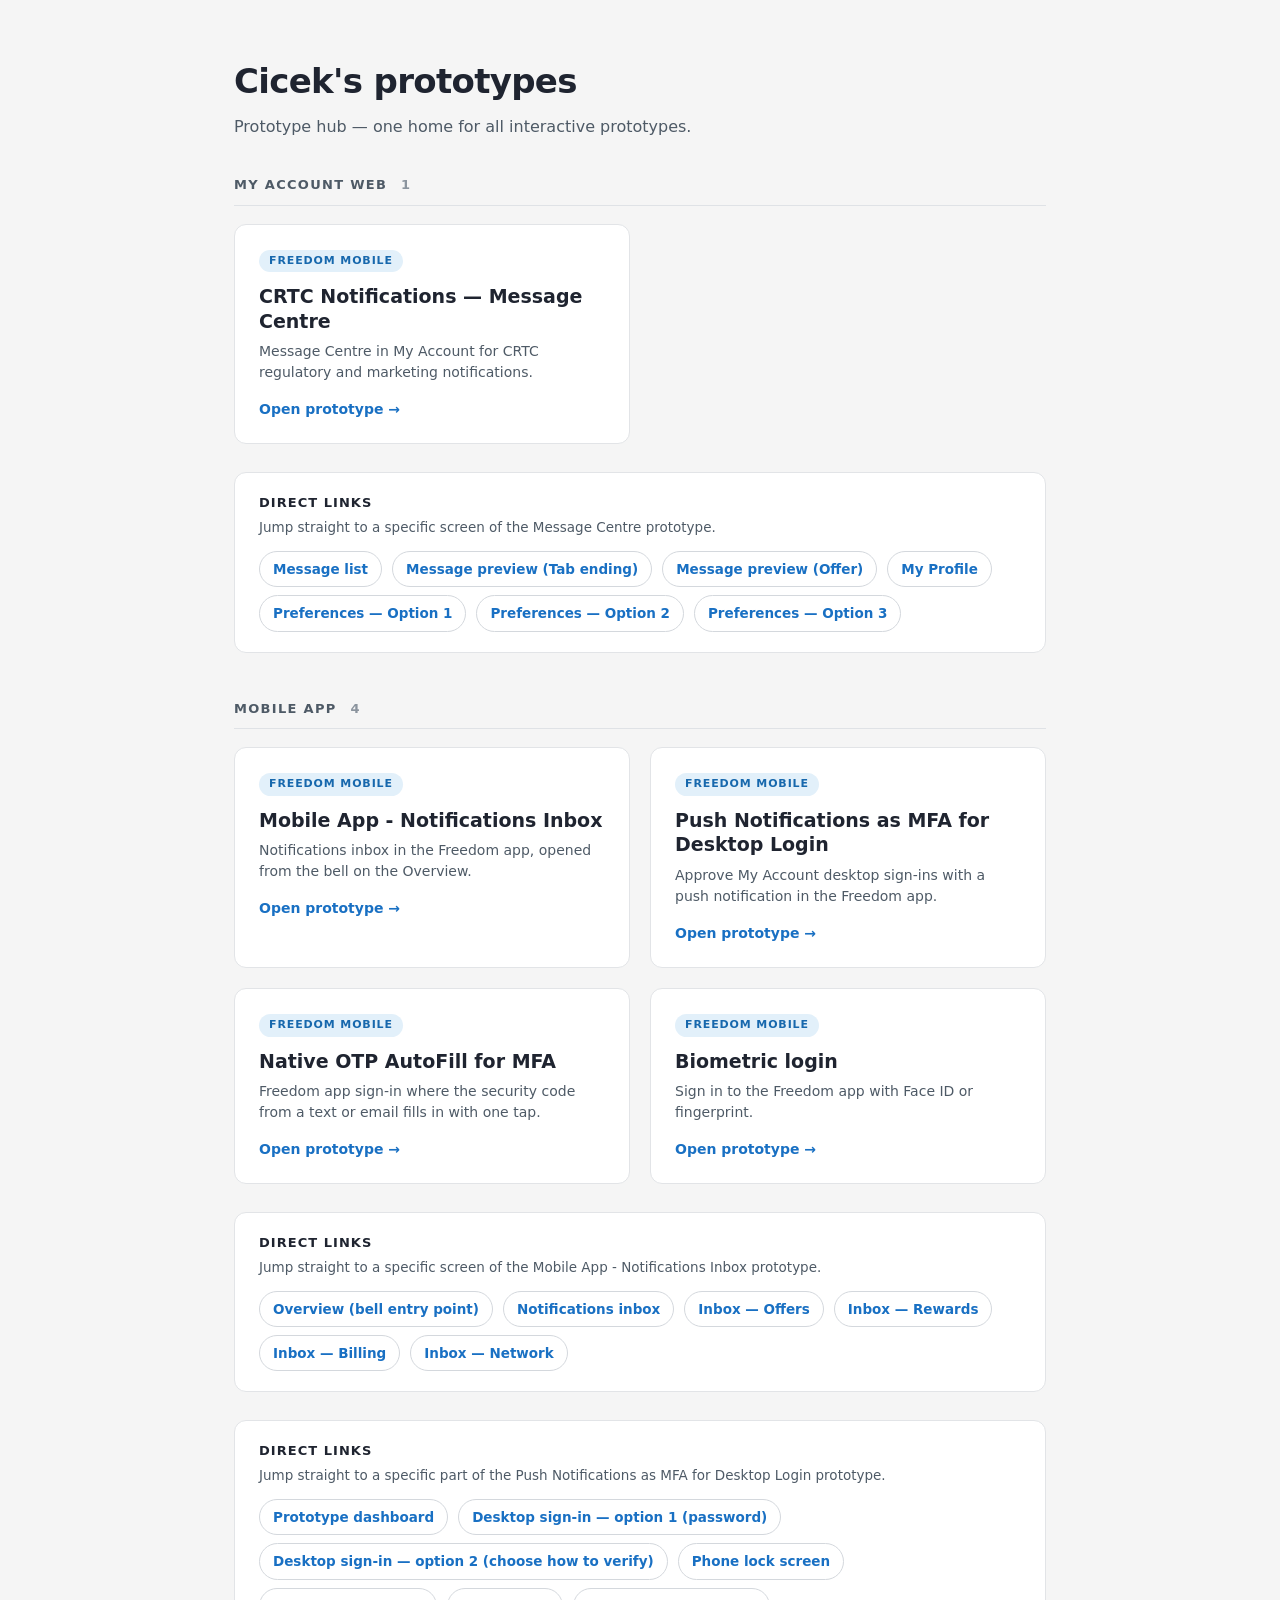
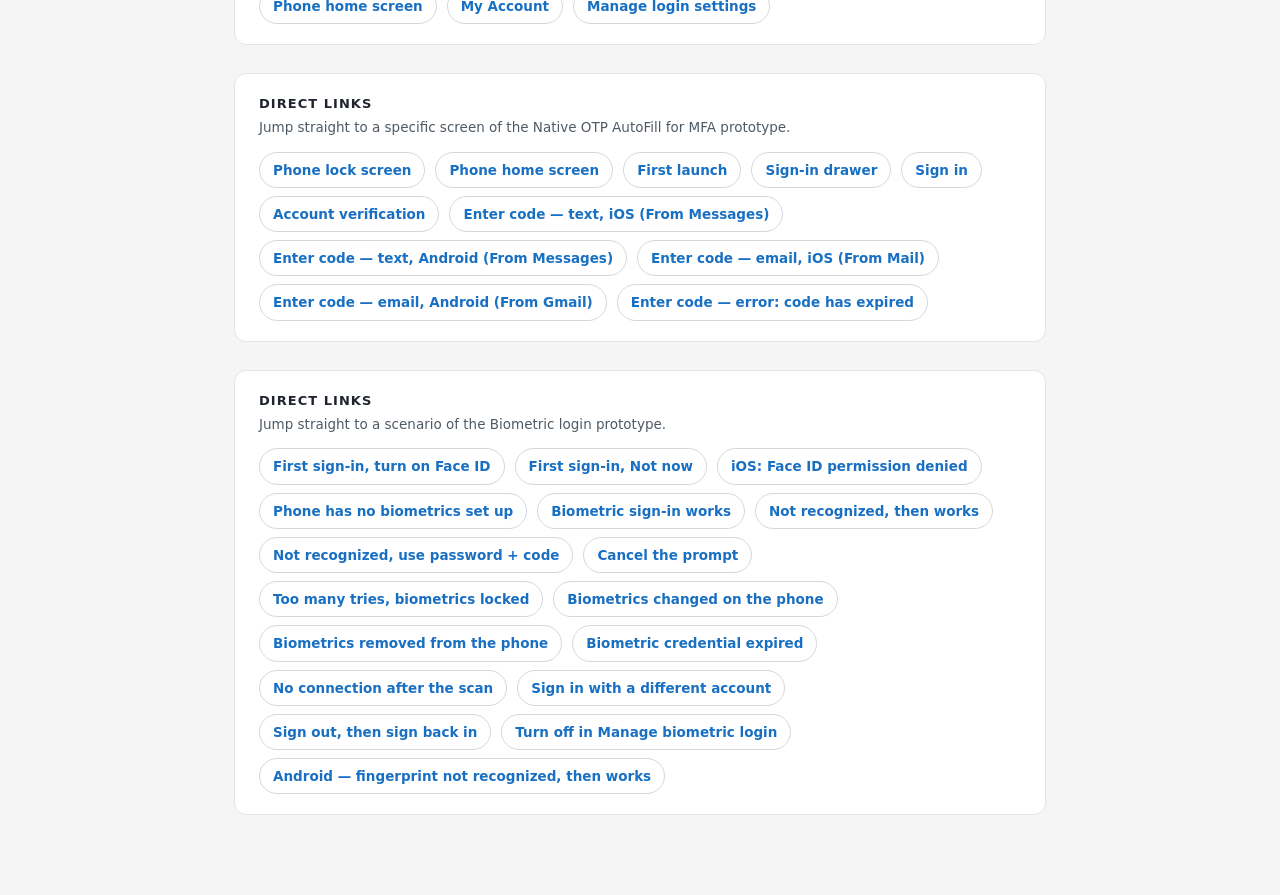
<file: index.html>
<!DOCTYPE html>
<html lang="en">
<head>
<meta charset="UTF-8">
<meta name="viewport" content="width=device-width, initial-scale=1">
<title>Cicek's prototypes</title>
<style>
* { box-sizing: border-box; }
body {
  margin: 0;
  font-family: system-ui, -apple-system, "Segoe UI", "Helvetica Neue", Arial, sans-serif;
  background: #f5f5f5;
  color: #1f2430;
  line-height: 1.5;
}
.wrap {
  max-width: 860px;
  margin: 0 auto;
  padding: 56px 24px 80px;
}
h1 {
  margin: 0;
  font-size: 34px;
  font-weight: 800;
  letter-spacing: -0.02em;
}
.tagline {
  margin: 8px 0 36px;
  font-size: 16px;
  color: #4e5a66;
}
.grid {
  display: grid;
  grid-template-columns: repeat(auto-fill, minmax(300px, 1fr));
  gap: 20px;
}
.card {
  display: block;
  background: #fff;
  border: 1px solid #e2e4e7;
  border-radius: 12px;
  padding: 22px 24px;
  text-decoration: none;
  color: inherit;
  transition: border-color 0.12s ease, transform 0.12s ease;
}
.card:hover {
  border-color: #1768ad;
  transform: translateY(-2px);
}
.card-tag {
  display: inline-block;
  font-size: 11px;
  font-weight: 800;
  letter-spacing: 0.08em;
  text-transform: uppercase;
  color: #1768ad;
  background: #e2f0fa;
  border-radius: 999px;
  padding: 3px 10px;
}
.card h3 {
  margin: 12px 0 8px;
  font-size: 19px;
  font-weight: 700;
  line-height: 1.3;
}
.group {
  margin: 0 0 46px;
}
.group:last-of-type {
  margin-bottom: 0;
}
.group-title {
  margin: 0 0 18px;
  padding-bottom: 10px;
  border-bottom: 1px solid #dfe2e6;
  font-size: 13px;
  font-weight: 800;
  letter-spacing: 0.1em;
  text-transform: uppercase;
  color: #4e5a66;
}
.group-count {
  margin-left: 8px;
  font-weight: 700;
  color: #8b949e;
}
.card p {
  margin: 0 0 14px;
  font-size: 14px;
  color: #4e5a66;
}
.card-open {
  font-size: 14px;
  font-weight: 700;
  color: #1970c3;
}
.deeplinks {
  margin: 28px 0 0;
  padding: 20px 24px;
  background: #fff;
  border: 1px solid #e2e4e7;
  border-radius: 12px;
}
.deeplinks h3 {
  margin: 0 0 4px;
  font-size: 13px;
  font-weight: 800;
  letter-spacing: 0.08em;
  text-transform: uppercase;
  color: #1f2430;
}
.deeplinks p {
  margin: 0 0 14px;
  font-size: 13.5px;
  color: #4e5a66;
}
.deeplinks ul {
  margin: 0;
  padding: 0;
  list-style: none;
  display: flex;
  flex-wrap: wrap;
  gap: 8px 10px;
}
.deeplinks a {
  display: inline-block;
  padding: 7px 13px;
  border: 1px solid #d4d8dd;
  border-radius: 999px;
  font-size: 13.5px;
  font-weight: 600;
  color: #1970c3;
  text-decoration: none;
}
.deeplinks a:hover {
  border-color: #1768ad;
  background: #f2f8fd;
}
</style>
</head>
<body>
<main class="wrap">
  <h1>Cicek's prototypes</h1>
  <p class="tagline">Prototype hub — one home for all interactive prototypes.</p>
  <section class="group">
    <h2 class="group-title">My Account Web <span class="group-count">1</span></h2>
    <div class="grid">
      <a class="card" href="my-account-web/crtc-message-centre/">
        <span class="card-tag">Freedom Mobile</span>
        <h3>CRTC Notifications — Message Centre</h3>
        <p>Message Centre in My Account for CRTC regulatory and marketing notifications.</p>
        <span class="card-open">Open prototype →</span>
      </a>
    </div>

    <section class="deeplinks">
      <h3>Direct links</h3>
      <p>Jump straight to a specific screen of the Message Centre prototype.</p>
      <ul>
        <li><a href="my-account-web/crtc-message-centre/#/">Message list</a></li>
        <li><a href="my-account-web/crtc-message-centre/#/message/tab-ending">Message preview (Tab ending)</a></li>
        <li><a href="my-account-web/crtc-message-centre/#/message/offer-bonus-data">Message preview (Offer)</a></li>
        <li><a href="my-account-web/crtc-message-centre/#/profile">My Profile</a></li>
        <li><a href="my-account-web/crtc-message-centre/#/preferences">Preferences — Option 1</a></li>
        <li><a href="my-account-web/crtc-message-centre/#/preferences2">Preferences — Option 2</a></li>
        <li><a href="my-account-web/crtc-message-centre/#/preferences3">Preferences — Option 3</a></li>
      </ul>
    </section>
  </section>

  <section class="group">
    <h2 class="group-title">Mobile app <span class="group-count">4</span></h2>
    <div class="grid">
      <a class="card" href="mobile-app/notifications-inbox/">
        <span class="card-tag">Freedom Mobile</span>
        <h3>Mobile App - Notifications Inbox</h3>
        <p>Notifications inbox in the Freedom app, opened from the bell on the Overview.</p>
        <span class="card-open">Open prototype →</span>
      </a>
      <a class="card" href="mobile-app/push-mfa/">
        <span class="card-tag">Freedom Mobile</span>
        <h3>Push Notifications as MFA for Desktop Login</h3>
        <p>Approve My Account desktop sign-ins with a push notification in the Freedom app.</p>
        <span class="card-open">Open prototype →</span>
      </a>
      <a class="card" href="mobile-app/sms-otp-autofill/">
        <span class="card-tag">Freedom Mobile</span>
        <h3>Native OTP AutoFill for MFA</h3>
        <p>Freedom app sign-in where the security code from a text or email fills in with one tap.</p>
        <span class="card-open">Open prototype →</span>
      </a>
      <a class="card" href="mobile-app/biometric-login/">
        <span class="card-tag">Freedom Mobile</span>
        <h3>Biometric login</h3>
        <p>Sign in to the Freedom app with Face ID or fingerprint.</p>
        <span class="card-open">Open prototype →</span>
      </a>
    </div>

    <section class="deeplinks">
      <h3>Direct links</h3>
      <p>Jump straight to a specific screen of the Mobile App - Notifications Inbox prototype.</p>
      <ul>
        <li><a href="mobile-app/notifications-inbox/#/">Overview (bell entry point)</a></li>
        <li><a href="mobile-app/notifications-inbox/#/inbox">Notifications inbox</a></li>
        <li><a href="mobile-app/notifications-inbox/#/inbox/offer">Inbox — Offers</a></li>
        <li><a href="mobile-app/notifications-inbox/#/inbox/rewards">Inbox — Rewards</a></li>
        <li><a href="mobile-app/notifications-inbox/#/inbox/billing">Inbox — Billing</a></li>
        <li><a href="mobile-app/notifications-inbox/#/inbox/network">Inbox — Network</a></li>
      </ul>
    </section>

    <section class="deeplinks">
      <h3>Direct links</h3>
      <p>Jump straight to a specific part of the Push Notifications as MFA for Desktop Login prototype.</p>
      <ul>
        <li><a href="mobile-app/push-mfa/">Prototype dashboard</a></li>
        <li><a href="mobile-app/push-mfa/desktop-password/">Desktop sign-in — option 1 (password)</a></li>
        <li><a href="mobile-app/push-mfa/desktop/">Desktop sign-in — option 2 (choose how to verify)</a></li>
        <li><a href="mobile-app/push-mfa/mobile/">Phone lock screen</a></li>
        <li><a href="mobile-app/push-mfa/mobile/#/home">Phone home screen</a></li>
        <li><a href="mobile-app/push-mfa/mobile/#/settings">My Account</a></li>
        <li><a href="mobile-app/push-mfa/mobile/#/login">Manage login settings</a></li>
      </ul>
    </section>

    <section class="deeplinks">
      <h3>Direct links</h3>
      <p>Jump straight to a specific screen of the Native OTP AutoFill for MFA prototype.</p>
      <ul>
        <li><a href="mobile-app/sms-otp-autofill/#/">Phone lock screen</a></li>
        <li><a href="mobile-app/sms-otp-autofill/#/home">Phone home screen</a></li>
        <li><a href="mobile-app/sms-otp-autofill/#/welcome">First launch</a></li>
        <li><a href="mobile-app/sms-otp-autofill/#/drawer">Sign-in drawer</a></li>
        <li><a href="mobile-app/sms-otp-autofill/#/signin">Sign in</a></li>
        <li><a href="mobile-app/sms-otp-autofill/#/verify">Account verification</a></li>
        <li><a href="mobile-app/sms-otp-autofill/?platform=ios#/code">Enter code — text, iOS (From Messages)</a></li>
        <li><a href="mobile-app/sms-otp-autofill/?platform=android#/code">Enter code — text, Android (From Messages)</a></li>
        <li><a href="mobile-app/sms-otp-autofill/?platform=ios#/code/email">Enter code — email, iOS (From Mail)</a></li>
        <li><a href="mobile-app/sms-otp-autofill/?platform=android#/code/email">Enter code — email, Android (From Gmail)</a></li>
        <li><a href="mobile-app/sms-otp-autofill/?platform=ios&amp;error=expired#/code">Enter code — error: code has expired</a></li>
      </ul>
    </section>

    <section class="deeplinks">
      <h3>Direct links</h3>
      <p>Jump straight to a scenario of the Biometric login prototype.</p>
      <ul>
        <li><a href="mobile-app/biometric-login/?s=enroll&amp;platform=ios">First sign-in, turn on Face ID</a></li>
        <li><a href="mobile-app/biometric-login/?s=notnow&amp;platform=ios">First sign-in, Not now</a></li>
        <li><a href="mobile-app/biometric-login/?s=denied&amp;platform=ios">iOS: Face ID permission denied</a></li>
        <li><a href="mobile-app/biometric-login/?s=nodevice&amp;platform=ios">Phone has no biometrics set up</a></li>
        <li><a href="mobile-app/biometric-login/?s=success&amp;platform=ios">Biometric sign-in works</a></li>
        <li><a href="mobile-app/biometric-login/?s=retry&amp;platform=ios">Not recognized, then works</a></li>
        <li><a href="mobile-app/biometric-login/?s=fallback&amp;platform=ios">Not recognized, use password + code</a></li>
        <li><a href="mobile-app/biometric-login/?s=cancel&amp;platform=ios">Cancel the prompt</a></li>
        <li><a href="mobile-app/biometric-login/?s=lockout&amp;platform=ios">Too many tries, biometrics locked</a></li>
        <li><a href="mobile-app/biometric-login/?s=changed&amp;platform=ios">Biometrics changed on the phone</a></li>
        <li><a href="mobile-app/biometric-login/?s=removed&amp;platform=ios">Biometrics removed from the phone</a></li>
        <li><a href="mobile-app/biometric-login/?s=expired&amp;platform=ios">Biometric credential expired</a></li>
        <li><a href="mobile-app/biometric-login/?s=offline&amp;platform=ios">No connection after the scan</a></li>
        <li><a href="mobile-app/biometric-login/?s=switch&amp;platform=ios">Sign in with a different account</a></li>
        <li><a href="mobile-app/biometric-login/?s=signout&amp;platform=ios">Sign out, then sign back in</a></li>
        <li><a href="mobile-app/biometric-login/?s=off&amp;platform=ios">Turn off in Manage biometric login</a></li>
        <li><a href="mobile-app/biometric-login/?s=retry&amp;platform=android">Android — fingerprint not recognized, then works</a></li>
      </ul>
    </section>
  </section>
</main>
</body>
</html>
</file>
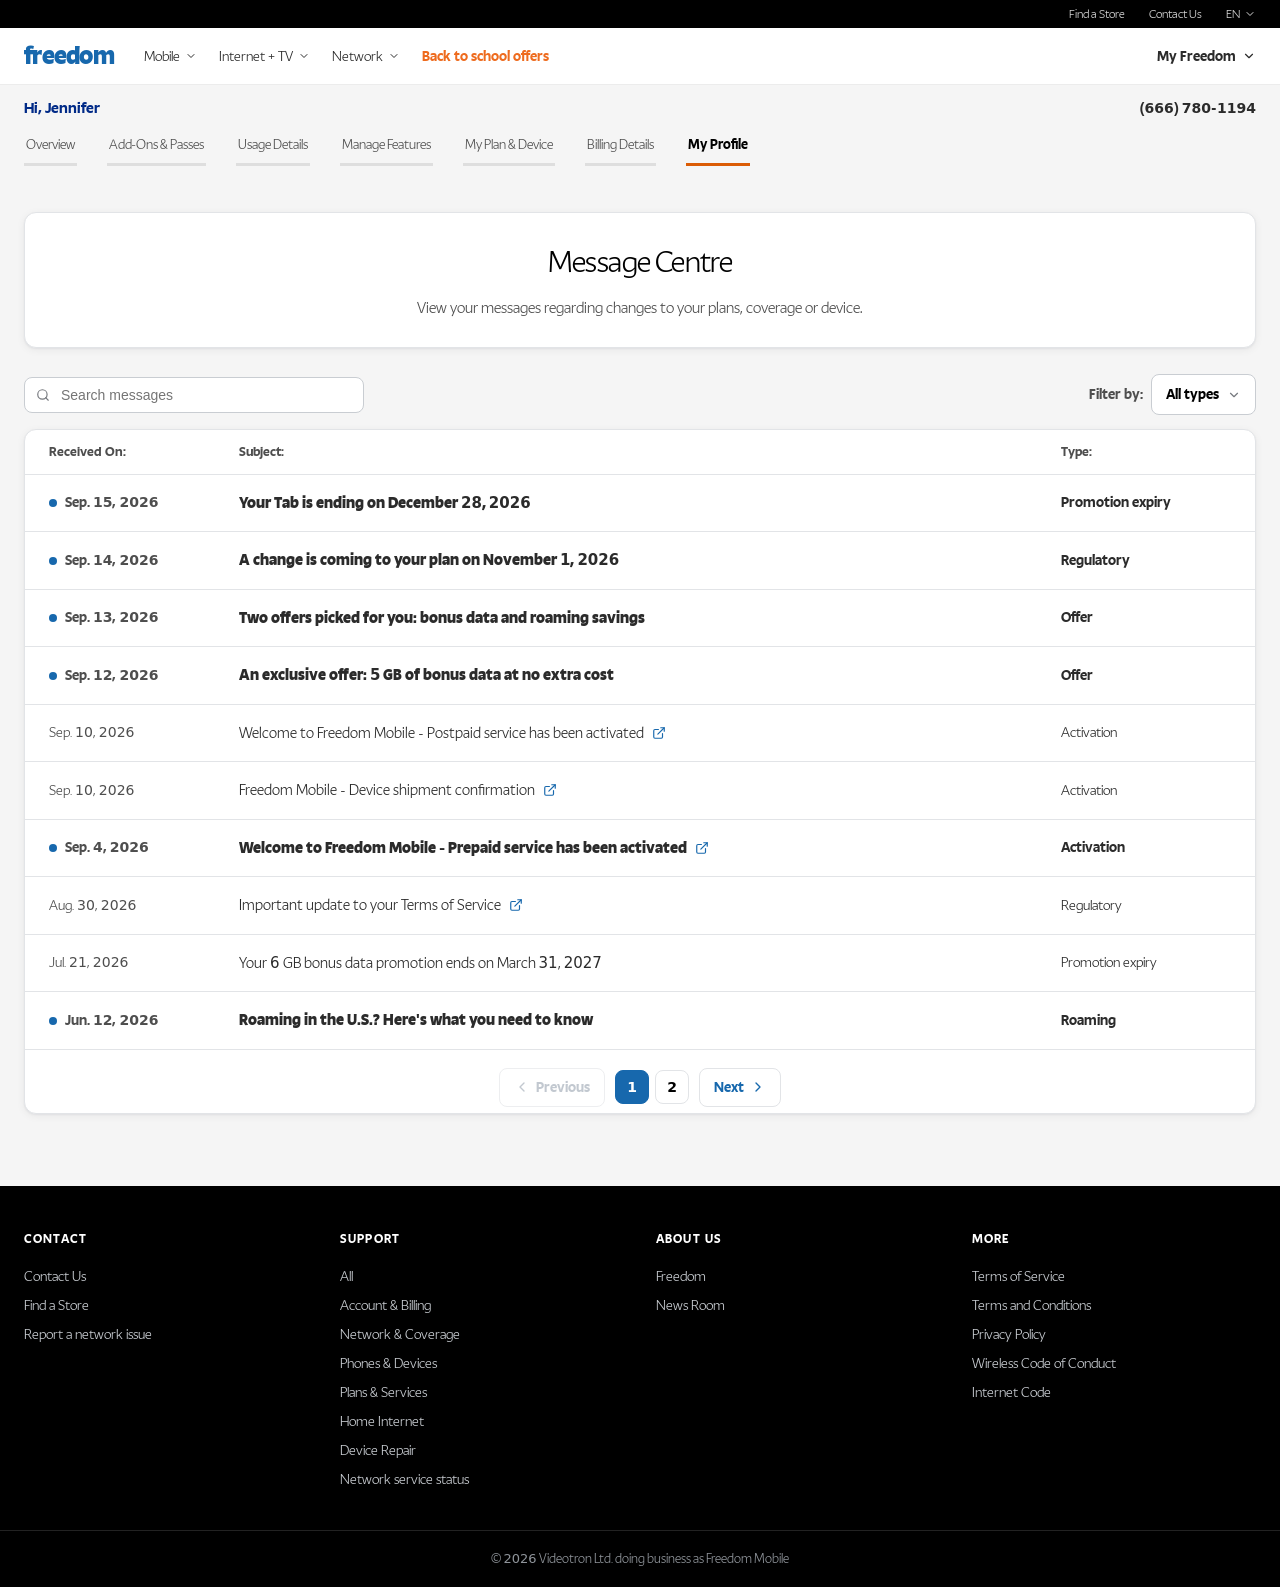
<file: crtc-message-centre/index.html>
<!DOCTYPE html>
<html lang="en">
<head>
<meta charset="UTF-8">
<meta name="viewport" content="width=device-width, initial-scale=1">
<meta name="robots" content="noindex">
<title>This prototype has moved</title>
<link rel="canonical" href="../my-account-web/crtc-message-centre/">
<script>
  // Preserve any query string and hash-based deep link (e.g. #/inbox/offer).
  location.replace("../my-account-web/crtc-message-centre/" + location.search + location.hash);
</script>
<meta http-equiv="refresh" content="0; url=../my-account-web/crtc-message-centre/">
<style>
  body { margin:0; font-family: system-ui, -apple-system, "Segoe UI", Arial, sans-serif;
         background:#f5f5f5; color:#1f2430; display:flex; align-items:center;
         justify-content:center; min-height:100vh; }
  .box { background:#fff; border:1px solid #e2e4e7; border-radius:12px;
         padding:28px 32px; max-width:420px; text-align:center; }
  h1 { margin:0 0 8px; font-size:19px; }
  p  { margin:0; font-size:14px; color:#4e5a66; }
  a  { color:#1970c3; font-weight:600; }
</style>
</head>
<body>
  <div class="box">
    <h1>This prototype has moved</h1>
    <p>Redirecting&hellip; if nothing happens, <a href="../my-account-web/crtc-message-centre/">open it here</a>.</p>
  </div>
</body>
</html>
</file>
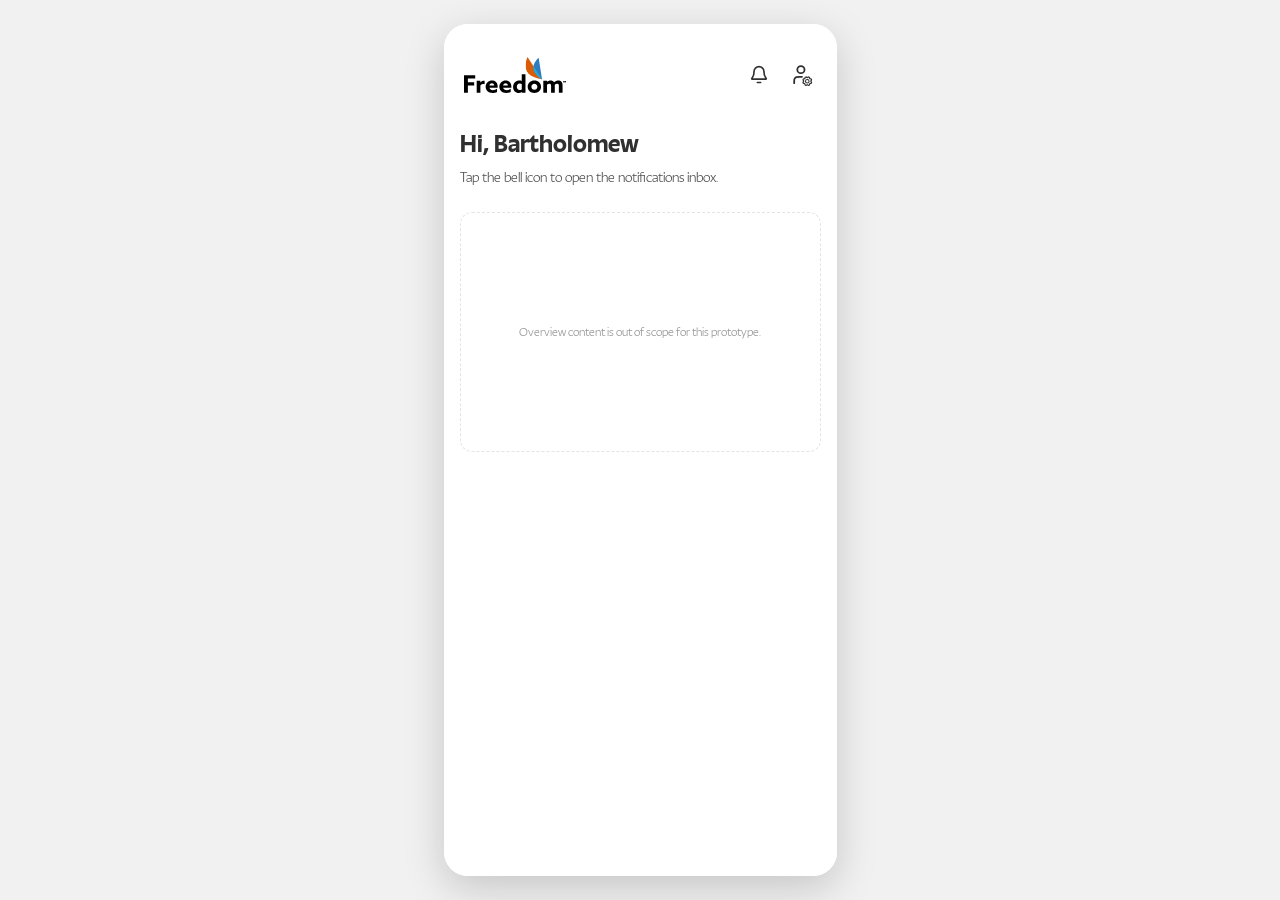
<file: notifications-inbox/index.html>
<!DOCTYPE html>
<html lang="en">
<head>
<meta charset="UTF-8">
<meta name="viewport" content="width=device-width, initial-scale=1">
<meta name="robots" content="noindex">
<title>This prototype has moved</title>
<link rel="canonical" href="../mobile-app/notifications-inbox/">
<script>
  // Preserve any query string and hash-based deep link (e.g. #/inbox/offer).
  location.replace("../mobile-app/notifications-inbox/" + location.search + location.hash);
</script>
<meta http-equiv="refresh" content="0; url=../mobile-app/notifications-inbox/">
<style>
  body { margin:0; font-family: system-ui, -apple-system, "Segoe UI", Arial, sans-serif;
         background:#f5f5f5; color:#1f2430; display:flex; align-items:center;
         justify-content:center; min-height:100vh; }
  .box { background:#fff; border:1px solid #e2e4e7; border-radius:12px;
         padding:28px 32px; max-width:420px; text-align:center; }
  h1 { margin:0 0 8px; font-size:19px; }
  p  { margin:0; font-size:14px; color:#4e5a66; }
  a  { color:#1970c3; font-weight:600; }
</style>
</head>
<body>
  <div class="box">
    <h1>This prototype has moved</h1>
    <p>Redirecting&hellip; if nothing happens, <a href="../mobile-app/notifications-inbox/">open it here</a>.</p>
  </div>
</body>
</html>
</file>
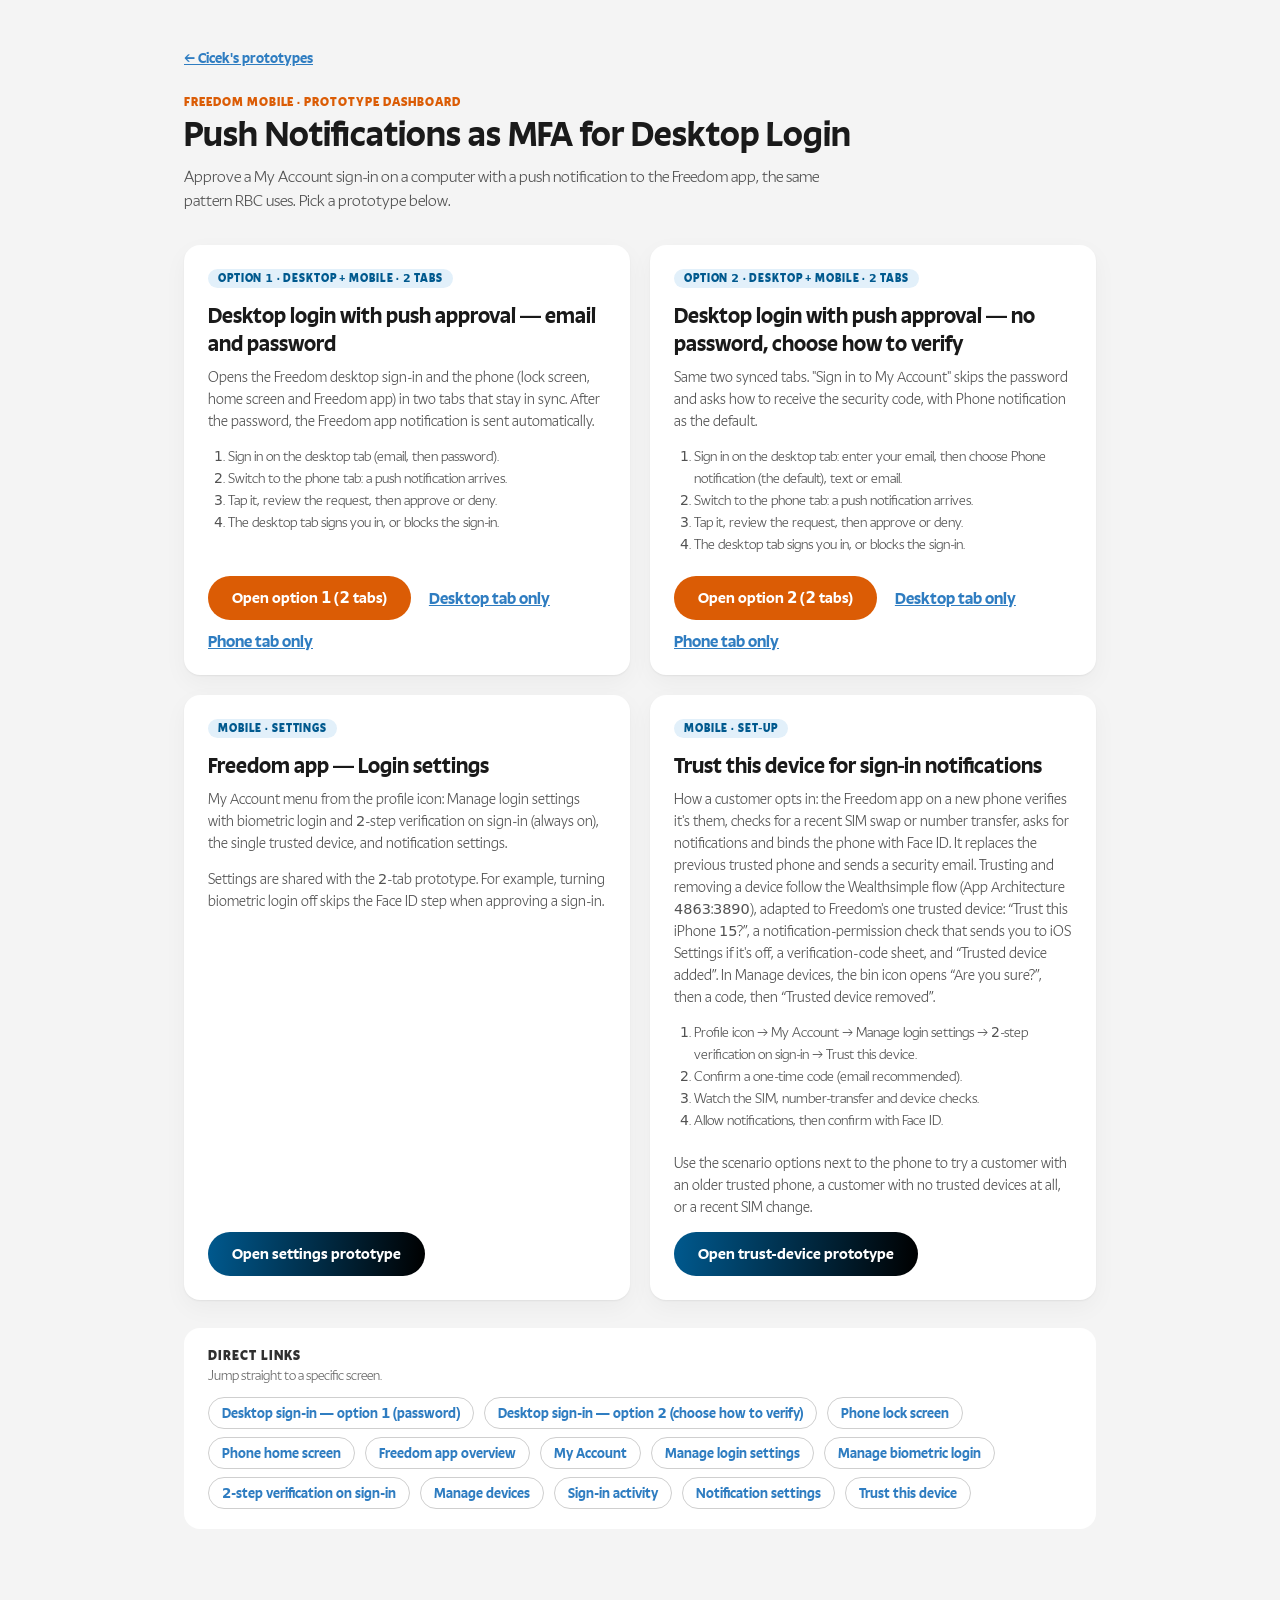
<file: push-mfa/index.html>
<!DOCTYPE html>
<html lang="en">
<head>
<meta charset="UTF-8">
<meta name="viewport" content="width=device-width, initial-scale=1">
<meta name="robots" content="noindex">
<title>This prototype has moved</title>
<link rel="canonical" href="../mobile-app/push-mfa/">
<script>
  // Preserve any query string and hash-based deep link (e.g. #/inbox/offer).
  location.replace("../mobile-app/push-mfa/" + location.search + location.hash);
</script>
<meta http-equiv="refresh" content="0; url=../mobile-app/push-mfa/">
<style>
  body { margin:0; font-family: system-ui, -apple-system, "Segoe UI", Arial, sans-serif;
         background:#f5f5f5; color:#1f2430; display:flex; align-items:center;
         justify-content:center; min-height:100vh; }
  .box { background:#fff; border:1px solid #e2e4e7; border-radius:12px;
         padding:28px 32px; max-width:420px; text-align:center; }
  h1 { margin:0 0 8px; font-size:19px; }
  p  { margin:0; font-size:14px; color:#4e5a66; }
  a  { color:#1970c3; font-weight:600; }
</style>
</head>
<body>
  <div class="box">
    <h1>This prototype has moved</h1>
    <p>Redirecting&hellip; if nothing happens, <a href="../mobile-app/push-mfa/">open it here</a>.</p>
  </div>
</body>
</html>
</file>
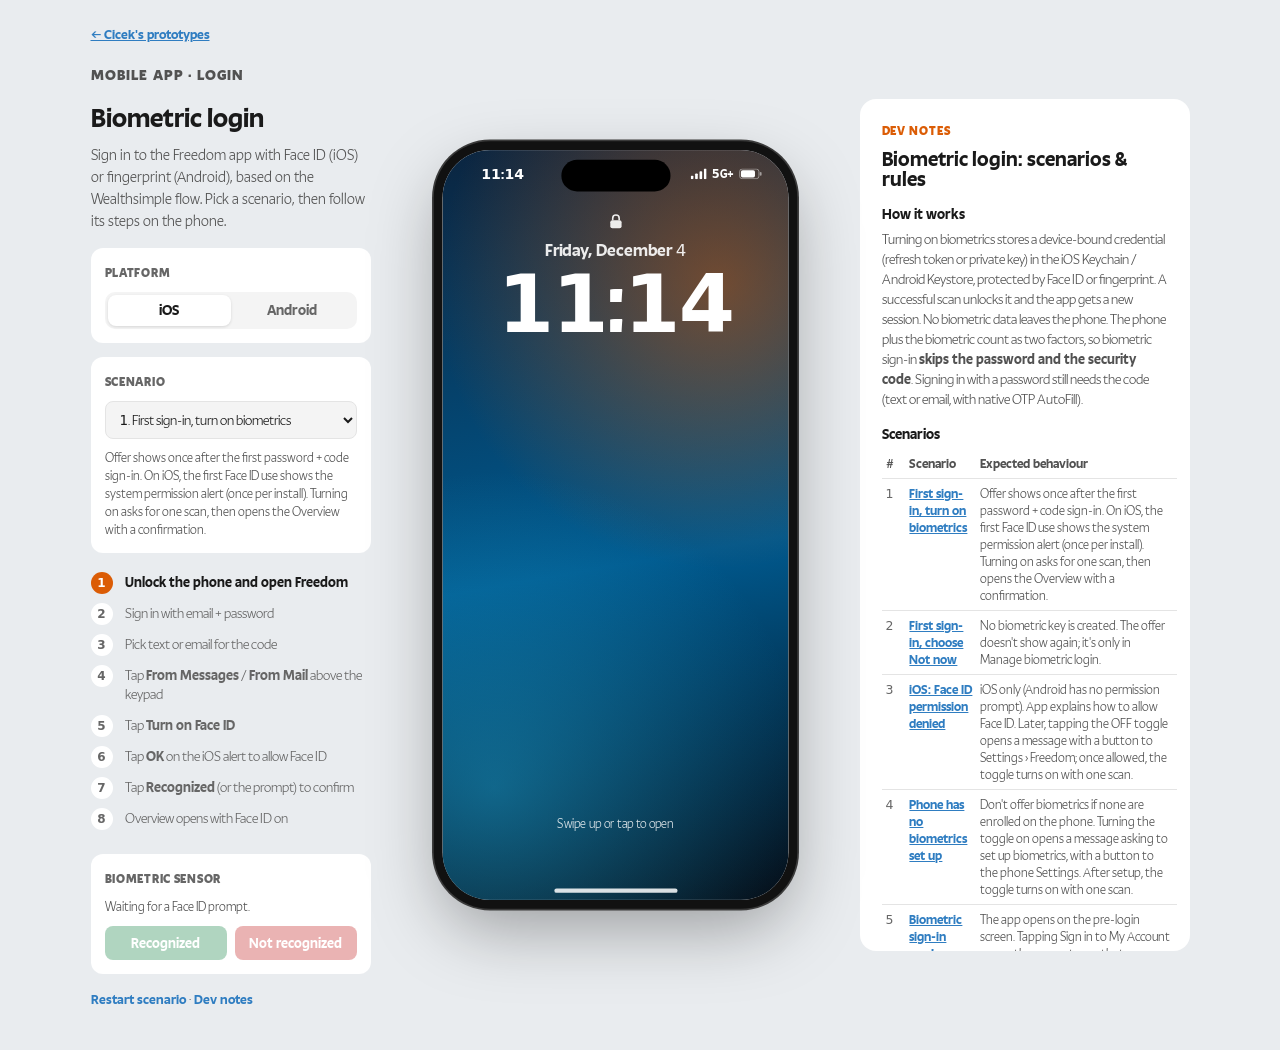
<file: mobile-app/biometric-login/index.html>
<!DOCTYPE html>
<html lang="en">
<head>
  <meta charset="utf-8" />
  <meta name="viewport" content="width=device-width, initial-scale=1" />
  <title>Biometric login — Freedom app</title>
  <link rel="stylesheet" href="base.css" />
  <link rel="stylesheet" href="app.css" />
</head>
<body>
  <aside class="side-note">
    <a class="btn-link crumb" href="../../">← Cicek's prototypes</a>
    <p class="side-eyebrow">Mobile app · Login</p>
    <h1>Biometric login</h1>
    <p>Sign in to the Freedom app with Face ID (iOS) or fingerprint (Android), based on the Wealthsimple flow. Pick a scenario, then follow its steps on the phone.</p>
    <div class="side-block">
      <p class="side-label">Platform</p>
      <div class="seg" role="radiogroup" aria-label="Platform">
        <button type="button" role="radio" data-platform="ios" aria-checked="true">iOS</button>
        <button type="button" role="radio" data-platform="android" aria-checked="false">Android</button>
      </div>
    </div>
    <div class="side-block">
      <p class="side-label">Scenario</p>
      <select class="scn-select" id="scn-select" aria-label="Scenario"></select>
      <p class="side-hint" id="scn-desc"></p>
    </div>
    <ol class="side-steps" id="side-steps"></ol>
    <div class="side-block sim" id="sim">
      <p class="side-label">Biometric sensor</p>
      <p class="side-hint sim-hint" id="sim-hint">Waiting for a Face ID prompt.</p>
      <div class="sim-btns">
        <button type="button" class="sim-btn ok" id="sim-match" disabled>Recognized</button>
        <button type="button" class="sim-btn ko" id="sim-nomatch" disabled>Not recognized</button>
      </div>
    </div>
    <p class="side-links"><button class="btn-link" type="button" id="reset-demo">Restart scenario</button> · <button class="btn-link" type="button" id="toggle-notes">Dev notes</button></p>
  </aside>

  <div class="device" id="device" role="application" aria-label="Phone prototype">
    <div class="status-bar" id="status-bar">
      <span class="sb-time" id="sb-time">9:41</span>
      <span class="sb-island"></span>
      <span class="sb-icons" aria-hidden="true">
        <svg width="18" height="12" viewBox="0 0 18 12"><rect x="0" y="8" width="3" height="4" rx="1" fill="currentColor"/><rect x="5" y="5.5" width="3" height="6.5" rx="1" fill="currentColor"/><rect x="10" y="3" width="3" height="9" rx="1" fill="currentColor"/><rect x="15" y="0" width="3" height="12" rx="1" fill="currentColor"/></svg>
        <span class="sb-carrier">5G+</span>
        <svg width="26" height="12" viewBox="0 0 26 12"><rect x="0.5" y="0.5" width="22" height="11" rx="3" fill="none" stroke="currentColor" opacity="0.5"/><rect x="2" y="2" width="16" height="8" rx="2" fill="currentColor"/><rect x="23.5" y="4" width="2" height="4" rx="1" fill="currentColor" opacity="0.5"/></svg>
      </span>
    </div>

    <!-- Phone lock screen -->
    <section class="screen os-lock" id="scr-lock" hidden>
      <svg class="lock-glyph" viewBox="0 0 24 24" width="22" height="22" aria-hidden="true"><rect x="5" y="10.5" width="14" height="10" rx="2.5" fill="currentColor"/><path d="M8 10.5V8a4 4 0 018 0v2.5" fill="none" stroke="currentColor" stroke-width="2"/></svg>
      <p class="lock-date" id="lock-date">Thursday, October 29</p>
      <p class="lock-time" id="lock-time">9:41</p>
      <div class="lock-spacer"></div>
      <button class="lock-unlock" type="button" id="lock-unlock">Swipe up or tap to open</button>
    </section>

    <!-- Phone home screen -->
    <section class="screen os-home" id="scr-home" hidden>
      <div class="os-widget">
        <p class="os-widget-date" id="os-date">Thursday, October 29</p>
        <p class="os-widget-time" id="os-clock">9:41</p>
      </div>
      <div class="os-grid">
        <button class="os-app" type="button" data-not-in-prototype><span class="os-icon i-calendar"><b id="cal-day">29</b></span><span>Calendar</span></button>
        <button class="os-app" type="button" data-not-in-prototype><span class="os-icon i-photos"></span><span>Photos</span></button>
        <button class="os-app" type="button" data-not-in-prototype><span class="os-icon i-camera"></span><span>Camera</span></button>
        <button class="os-app" type="button" data-not-in-prototype><span class="os-icon i-mail"></span><span>Mail</span></button>
        <button class="os-app" type="button" data-not-in-prototype><span class="os-icon i-maps"></span><span>Maps</span></button>
        <button class="os-app" type="button" data-not-in-prototype><span class="os-icon i-weather"></span><span>Weather</span></button>
        <button class="os-app" type="button" data-not-in-prototype><span class="os-icon i-clock"></span><span>Clock</span></button>
        <button class="os-app" type="button" id="open-freedom"><span class="os-icon i-freedom"></span><span>Freedom</span></button>
      </div>
      <div class="os-dock">
        <button class="os-app" type="button" data-not-in-prototype aria-label="Phone"><span class="os-icon i-phone"></span></button>
        <button class="os-app" type="button" data-not-in-prototype aria-label="Safari"><span class="os-icon i-safari"></span></button>
        <button class="os-app" type="button" data-not-in-prototype aria-label="Messages"><span class="os-icon i-messages"></span></button>
        <button class="os-app" type="button" data-not-in-prototype aria-label="Music"><span class="os-icon i-music"></span></button>
      </div>
    </section>

    <!-- 1. First app launch -->
    <section class="screen welcome" id="scr-welcome" hidden>
      <div class="signin-notice" id="signin-notice" role="status">
        <svg viewBox="0 0 24 24" width="16" height="16" aria-hidden="true"><circle cx="12" cy="12" r="9" fill="none" stroke="currentColor" stroke-width="2"/><path d="M12 7v6" stroke="currentColor" stroke-width="2" stroke-linecap="round"/><circle cx="12" cy="16.5" r="1.2" fill="currentColor"/></svg>
        <p><strong>New! Signing in just got easier.</strong><span>Use your email address and password to access your account. No PIN required.</span></p>
        <button class="signin-notice-close" type="button" id="signin-notice-close" aria-label="Dismiss"><svg viewBox="0 0 24 24" width="16" height="16" aria-hidden="true"><path d="M6 6l12 12M18 6L6 18" stroke="currentColor" stroke-width="1.8" stroke-linecap="round"/></svg></button>
      </div>
      <div class="welcome-main">
        <img class="welcome-logo" src="assets/freedom-logo-white.svg" alt="Freedom" />
        <div class="welcome-art" role="img" aria-label="Customer smiling while using her phone"></div>
        <h1>We've updated your login experience.</h1>
        <p>Phone number and PIN sign-in have been replaced with email and password. Complete a one-time update to keep using My Account. Nothing else changes, including your plan and billing.</p>
        <button class="btn btn-primary btn-block" type="button" data-not-in-prototype>Update My Account login</button>
      </div>
      <div class="welcome-foot">
        <p>I've already updated my login.</p>
        <button class="btn btn-block welcome-outline" type="button" id="open-drawer">Sign in to My Account</button>
      </div>
    </section>

    <!-- Biometric not recognized or cancelled (Freedom screen) -->
    <section class="screen flow" id="scr-again" hidden>
      <header class="flow-head"><img src="assets/freedom-logo.svg" alt="Freedom" /></header>
      <div class="flow-body">
        <div class="card again">
          <div class="field filled locked"><span class="field-label">Email</span><span class="locked-value" id="again-email">cyucezeytinci@freedommobile.ca</span></div>
          <button class="btn btn-primary btn-block" type="button" id="again-bio"><span id="again-bio-label">Continue with Face ID</span><span class="ico-face"><svg viewBox="0 0 48 48" width="20" height="20" aria-hidden="true"><path d="M4 14V9a5 5 0 015-5h5M34 4h5a5 5 0 015 5v5M44 34v5a5 5 0 01-5 5h-5M14 44H9a5 5 0 01-5-5v-5" fill="none" stroke="currentColor" stroke-width="3.4" stroke-linecap="round"/><path d="M16 17v4M32 17v4M24 18v10h-2.5M18 33c3.5 3 8.5 3 12 0" fill="none" stroke="currentColor" stroke-width="3.4" stroke-linecap="round" stroke-linejoin="round"/></svg></span><span class="ico-fp"><svg viewBox="0 0 48 48" width="20" height="20" aria-hidden="true"><g fill="none" stroke="currentColor" stroke-width="3.4" stroke-linecap="round"><path d="M12 14a16 16 0 0124 0"/><path d="M9 24a15 15 0 0130 0v3"/><path d="M15 34c1.5-3 2-6 2-10a7 7 0 0114 0c0 5-.8 9-2.5 13"/><path d="M24 24c0 6-1.5 11-4.5 15"/><path d="M33 34c-.6 2.4-1.4 4.6-2.6 6.6"/></g></svg></span></button>
          <button class="btn btn-outline btn-block" type="button" id="again-password">Use password</button>
          <button class="text-link chev again-link" type="button" id="again-other">Sign in with a different account</button>
          <button class="text-link again-link again-cancel" type="button" id="again-cancel">Cancel</button>
        </div>
      </div>
    </section>

    <!-- 3. Sign in -->
    <section class="screen flow" id="scr-signin" hidden>
      <header class="flow-head"><img src="assets/freedom-logo.svg" alt="Freedom" /><button class="back-pill" type="button" id="signin-back">Back</button></header>
      <form class="flow-body" id="signin-form" novalidate>
        <div class="card">
          <h1 id="signin-title">Sign in.</h1>
          <p class="lede" id="signin-lede">Please enter your email &amp; password below.</p>
          <label class="field" id="email-field">
            <span class="field-label">Email</span>
            <input id="email" type="email" autocomplete="username" placeholder="Email" />
            <button class="field-icon" type="button" id="clear-email" aria-label="Clear email"><svg viewBox="0 0 24 24" width="22" height="22" aria-hidden="true"><path d="M6 6l12 12M18 6L6 18" stroke="currentColor" stroke-width="1.6" stroke-linecap="round"/></svg></button>
          </label>
          <label class="field" id="password-field">
            <span class="field-label">Password</span>
            <input id="password" type="password" autocomplete="current-password" placeholder="Password" />
            <button class="field-icon" type="button" id="toggle-password" aria-label="Show password" hidden><svg viewBox="0 0 24 24" width="24" height="24" aria-hidden="true"><path d="M2 12s3.6-6.5 10-6.5S22 12 22 12s-3.6 6.5-10 6.5S2 12 2 12z" fill="none" stroke="currentColor" stroke-width="1.6"/><circle cx="12" cy="12" r="2.6" fill="none" stroke="currentColor" stroke-width="1.6"/></svg></button>
          </label>
          <p class="field-error" id="signin-error" hidden></p>
          <button class="text-link" type="button" data-not-in-prototype>Forgot password?</button>
          <button class="btn btn-primary btn-block" type="submit">Continue</button>
        </div>
      </form>
    </section>

    <!-- 4. Account verification: choose channel -->
    <section class="screen flow" id="scr-verify" hidden>
      <header class="flow-head"><img src="assets/freedom-logo.svg" alt="Freedom" /><button class="back-pill" type="button" data-back="signin">Back</button></header>
      <form class="flow-body" id="verify-form" novalidate>
        <div class="card">
          <h1>Account verification.</h1>
          <p class="lede">How do you want to receive your security code?</p>
          <label class="field option">
            <span class="field-label">Phone number</span>
            <span class="option-value">********94</span>
            <input type="radio" name="channel" value="sms" />
            <span class="radio" aria-hidden="true"></span>
          </label>
          <label class="field option">
            <span class="field-label">Email</span>
            <span class="option-value" id="masked-email">e***l@address.com</span>
            <input type="radio" name="channel" value="email" />
            <span class="radio" aria-hidden="true"></span>
          </label>
          <p class="field-error" id="verify-error" hidden>Choose how you want to receive your code.</p>
          <button class="btn btn-primary btn-block" type="submit">Continue</button>
          <p class="help-row">Need help? <button class="text-link chev" type="button" data-not-in-prototype>Message an agent</button></p>
          <p class="help-row">New to Freedom? <button class="text-link chev" type="button" data-not-in-prototype>Create an account</button></p>
        </div>
      </form>
    </section>

    <!-- 5. Enter code -->
    <section class="screen flow" id="scr-code" hidden>
      <header class="flow-head"><img src="assets/freedom-logo.svg" alt="Freedom" /><button class="back-pill" type="button" data-back="verify">Back</button></header>
      <form class="flow-body" id="code-form" novalidate>
        <div class="card">
          <h1>Account verification.</h1>
          <p class="lede">We sent a code to <span id="code-dest">********94</span></p>
          <!-- Single field, textContentType="oneTimeCode" (iOS) / autocomplete="one-time-code" so the OS can offer the code -->
          <label class="field code-field" id="code-field">
            <span class="field-label">Enter code</span>
            <input id="code" type="text" inputmode="none" autocomplete="one-time-code" maxlength="6" placeholder="Enter code" readonly />
          </label>
          <p class="field-ok" id="code-ok" hidden><svg viewBox="0 0 24 24" width="16" height="16" aria-hidden="true"><circle cx="12" cy="12" r="10" fill="currentColor"/><path d="M7 12.5l3.2 3.2L17 9" fill="none" stroke="#fff" stroke-width="2.2" stroke-linecap="round" stroke-linejoin="round"/></svg><span id="code-ok-text">Code filled from Messages</span></p>
          <p class="field-error" id="code-error" hidden></p>
          <p class="resend">Didn’t get a code? <button class="text-link" type="button" id="resend">Resend</button></p>
          <button class="btn btn-primary btn-block" type="submit" id="code-submit">Continue</button>
          <p class="help-row">Need help? <button class="text-link chev" type="button" data-not-in-prototype>Message an agent</button></p>
          <p class="help-row">New to Freedom? <button class="text-link chev" type="button" data-not-in-prototype>Create an account</button></p>
        </div>
      </form>
    </section>

    <!-- Biometric enrollment offer (after first successful sign-in) -->
    <section class="screen flow" id="scr-enroll" hidden>
      <header class="flow-head"><img src="assets/freedom-logo.svg" alt="Freedom" /></header>
      <div class="flow-body">
        <div class="card enroll">
          <span class="enroll-ico" aria-hidden="true"><span class="ico-face"><svg class="fid-glyph" viewBox="0 0 48 48" width="56" height="56" aria-hidden="true"><path d="M4 14V9a5 5 0 015-5h5M34 4h5a5 5 0 015 5v5M44 34v5a5 5 0 01-5 5h-5M14 44H9a5 5 0 01-5-5v-5" fill="none" stroke="currentColor" stroke-width="2.6" stroke-linecap="round"/><path d="M16 17v4M32 17v4M24 18v10h-2.5M18 33c3.5 3 8.5 3 12 0" fill="none" stroke="currentColor" stroke-width="2.6" stroke-linecap="round" stroke-linejoin="round"/></svg></span><span class="ico-fp"><svg viewBox="0 0 48 48" width="40" height="40" aria-hidden="true"><g fill="none" stroke="currentColor" stroke-width="2.4" stroke-linecap="round"><path d="M12 14a16 16 0 0124 0"/><path d="M9 24a15 15 0 0130 0v3"/><path d="M15 34c1.5-3 2-6 2-10a7 7 0 0114 0c0 5-.8 9-2.5 13"/><path d="M24 24c0 6-1.5 11-4.5 15"/><path d="M33 34c-.6 2.4-1.4 4.6-2.6 6.6"/></g></svg></span></span>
          <h1 id="enroll-title">Sign in faster with Face ID.</h1>
          <p class="lede" id="enroll-lede">Skip your password and security code next time.</p>
          <ul class="enroll-list">
            <li id="enroll-li1">Look at your phone to sign in to the Freedom app.</li>
            <li>Your face or fingerprint stays on your phone. Freedom never sees or stores it.</li>
            <li>Turn it off anytime in <b>My Account → Manage biometric login</b>.</li>
          </ul>
          <button class="btn btn-primary btn-block" type="button" id="enroll-on">Turn on Face ID</button>
          <button class="btn btn-outline btn-block" type="button" id="enroll-skip">Not now</button>
        </div>
      </div>
    </section>

    <!-- My Account (profile settings icon) -->
    <section class="screen fm-page" id="scr-account" hidden>
      <header class="fm-head"><button class="fm-back" type="button" data-back="done" aria-label="Back"><svg viewBox="0 0 24 24" width="24" height="24" aria-hidden="true"><path d="M15 5l-7 7 7 7" fill="none" stroke="currentColor" stroke-width="2" stroke-linecap="round" stroke-linejoin="round"/></svg></button><h1>My Account</h1></header>
      <div class="fm-body">
        <nav class="fm-list" aria-label="My Account">
          <button class="fm-row" type="button" data-not-in-prototype><span>My profile</span><svg viewBox="0 0 24 24" width="20" height="20" aria-hidden="true"><path d="M9 5l7 7-7 7" fill="none" stroke="currentColor" stroke-width="1.8" stroke-linecap="round" stroke-linejoin="round"/></svg></button>
          <button class="fm-row" type="button" data-not-in-prototype><span>Manage network features</span><svg viewBox="0 0 24 24" width="20" height="20" aria-hidden="true"><path d="M9 5l7 7-7 7" fill="none" stroke="currentColor" stroke-width="1.8" stroke-linecap="round" stroke-linejoin="round"/></svg></button>
          <button class="fm-row" type="button" data-not-in-prototype><span>Manage notification settings</span><svg viewBox="0 0 24 24" width="20" height="20" aria-hidden="true"><path d="M9 5l7 7-7 7" fill="none" stroke="currentColor" stroke-width="1.8" stroke-linecap="round" stroke-linejoin="round"/></svg></button>
          <button class="fm-row" type="button" id="acc-bio"><span>Manage biometric login</span><svg viewBox="0 0 24 24" width="20" height="20" aria-hidden="true"><path d="M9 5l7 7-7 7" fill="none" stroke="currentColor" stroke-width="1.8" stroke-linecap="round" stroke-linejoin="round"/></svg></button>
          <button class="fm-row" type="button" data-not-in-prototype><span>Manage SIM/eSIM</span><svg viewBox="0 0 24 24" width="20" height="20" aria-hidden="true"><path d="M9 5l7 7-7 7" fill="none" stroke="currentColor" stroke-width="1.8" stroke-linecap="round" stroke-linejoin="round"/></svg></button>
          <button class="fm-row" type="button" data-not-in-prototype><span>Contact us</span><svg viewBox="0 0 24 24" width="20" height="20" aria-hidden="true"><path d="M9 5l7 7-7 7" fill="none" stroke="currentColor" stroke-width="1.8" stroke-linecap="round" stroke-linejoin="round"/></svg></button>
        </nav>
        <button class="fm-logout" type="button" id="acc-logout">Logout</button>
      </div>
    </section>

    <!-- Manage biometric login -->
    <section class="screen fm-page" id="scr-settings" hidden>
      <header class="fm-head"><button class="fm-back" type="button" data-back="account" aria-label="Back"><svg viewBox="0 0 24 24" width="24" height="24" aria-hidden="true"><path d="M15 5l-7 7 7 7" fill="none" stroke="currentColor" stroke-width="2" stroke-linecap="round" stroke-linejoin="round"/></svg></button><h1>Manage biometric login</h1></header>
      <div class="fm-body">
        <h2 class="fm-h" id="set-h">Sign in faster with Face ID or Touch ID.</h2>
        <p class="fm-p" id="set-lede">Use your Face ID or Touch ID to log in faster.</p>
        <button class="fm-link" type="button" id="set-learn">Learn more about biometric login<svg viewBox="0 0 24 24" width="20" height="20" aria-hidden="true"><path d="M9 5l7 7-7 7" fill="none" stroke="currentColor" stroke-width="1.8" stroke-linecap="round" stroke-linejoin="round"/></svg></button>
        <div class="fm-toggle-row">
          <span class="fm-toggle-label" id="set-bio-title">Biometric login</span>
          <button class="fm-toggle" type="button" role="switch" aria-checked="true" id="set-bio" aria-labelledby="set-bio-title"><span class="tog-txt">ON</span><span class="tog-knob"></span></button>
        </div>
        <p class="fm-note" id="set-bio-sub" hidden></p>
      </div>
    </section>

    <!-- Learn more about biometric login -->
    <section class="screen fm-page" id="scr-learn" hidden>
      <header class="fm-head"><button class="fm-back" type="button" data-back="settings" aria-label="Back"><svg viewBox="0 0 24 24" width="24" height="24" aria-hidden="true"><path d="M15 5l-7 7 7 7" fill="none" stroke="currentColor" stroke-width="2" stroke-linecap="round" stroke-linejoin="round"/></svg></button><h1>Biometric usage</h1></header>
      <div class="fm-body">
        <h2 class="fm-h">About biometric login.</h2>
        <p class="fm-p">Biometric login lets you access your account faster using <span id="learn-how">Face ID or Touch ID</span> instead of your password.</p>
        <p class="fm-p">Biometric verification is performed by your device. Freedom Mobile does not collect or store your biometric information.</p>
        <p class="fm-p">For your security, only your own biometrics should be saved on this device. Anyone whose face or fingerprint is saved on this device may be able to access your account.</p>
        <p class="fm-p">If your device is lost or stolen, contact us right away. You can turn off biometric login at any time and continue to log in with your password. To learn more, see our <a href="#" data-not-in-prototype>Privacy Policy</a>.</p>
      </div>
    </section>

    <!-- Simulated phone Settings (opened from the set-up message) -->
    <section class="screen os-set" id="scr-os" hidden></section>

    <!-- 6. Signed in: Freedom app Overview -->
    <section class="screen done" id="scr-done" hidden>
      <div class="ov-sticky">
      <header class="ov-top">
        <img src="assets/freedom-logo.svg" alt="Freedom" />
        <div class="ov-icons">
          <button type="button" class="ov-ico" aria-label="Notifications" data-not-in-prototype><svg viewBox="0 0 24 24" width="26" height="26" aria-hidden="true" fill="none" stroke="currentColor" stroke-width="1.6" stroke-linecap="round" stroke-linejoin="round"><path d="M6 16.5V11a6 6 0 0 1 12 0v5.5l1.5 1.5h-15z"/><path d="M10 20.5a2.2 2.2 0 0 0 4 0"/></svg></button>
          <button type="button" class="ov-ico" aria-label="Profile settings" id="open-account"><svg viewBox="0 0 24 24" width="26" height="26" aria-hidden="true" fill="none" stroke="currentColor" stroke-width="1.6" stroke-linecap="round" stroke-linejoin="round"><circle cx="10" cy="7" r="3.6"/><path d="M3.5 20.5c0-4 2.9-7 6.5-7 1 0 1.9.2 2.7.6"/><circle cx="17.5" cy="17.5" r="1.6"/><path d="M17.5 13.6v1.2M17.5 20.2v1.2M13.6 17.5h1.2M20.2 17.5h1.2M14.7 14.7l.9.9M19.4 19.4l.9.9M14.7 20.3l.9-.9M19.4 15.6l.9-.9"/></svg></button>
        </div>
      </header>
      <div class="ov-banner" id="ov-banner">
        <svg viewBox="0 0 32 32" width="34" height="34" aria-hidden="true" fill="none" stroke-linecap="round" stroke-linejoin="round"><path d="M5 14 16 5l11 9v12a1.5 1.5 0 0 1-1.5 1.5h-19A1.5 1.5 0 0 1 5 26z" stroke="#fff" stroke-width="1.6"/><path d="M11 17.5a7.5 7.5 0 0 1 10 0M13 20a4.3 4.3 0 0 1 6 0" stroke="#f26f21" stroke-width="1.6"/><circle cx="16" cy="23" r="1" fill="#f26f21"/></svg>
        <p>Good news! Freedom Home Internet is now available in your area. <a href="#" data-not-in-prototype>Learn more<svg viewBox="0 0 24 24" width="16" height="16" aria-hidden="true"><path d="M9 5l7 7-7 7" fill="none" stroke="#f26f21" stroke-width="2.4" stroke-linecap="round" stroke-linejoin="round"/></svg></a></p>
        <button type="button" class="ov-banner-x" id="ov-banner-close" aria-label="Dismiss"><svg viewBox="0 0 24 24" width="14" height="14" aria-hidden="true"><path d="M6 6l12 12M18 6 6 18" stroke="#fff" stroke-width="2" stroke-linecap="round"/></svg></button>
      </div>
      </div>
      <div class="ov-body">
        <h1 class="ov-hi" id="ov-hi">Hi, Cicek.</h1>
        <button type="button" class="ov-line" data-not-in-prototype>(416) 721-8594<svg viewBox="0 0 24 24" width="18" height="18" aria-hidden="true"><path d="M6 9l6 6 6-6" fill="none" stroke="currentColor" stroke-width="2" stroke-linecap="round" stroke-linejoin="round"/></svg></button>

        <div class="ov-card">
          <p class="ov-eyebrow">Amount due</p>
          <p class="ov-amount">$117.52</p>
          <dl class="ov-dl">
            <dt>Payment Due Date:</dt><dd>Mar. 10, 2020</dd>
            <dt>Billing Period:</dt><dd>Feb. 25 - Mar 24 2020</dd>
            <dt>Auto Payment:</dt><dd>Mar. 09 2020</dd>
          </dl>
          <button class="btn btn-primary btn-block" type="button" data-not-in-prototype>Pay Now</button>
          <button class="btn btn-outline btn-block" type="button" data-not-in-prototype>Download Bill</button>
          <a class="ov-link ov-center" href="#" data-not-in-prototype>Manage Auto Pay</a>
        </div>

        <h2 class="ov-h">Roam Beyond Data</h2>
        <div class="ov-card">
          <p class="ov-usage"><strong>0GB</strong> used /3GB total</p>
          <p class="ov-hs"><b>High Speed Data</b> | Reduced speeds after 100% of data is reached.</p>
          <div class="ov-bar"><span style="width: 12%"></span></div>
          <p class="ov-pct">12% of total data used</p>
          <hr />
          <a class="ov-link" href="#" data-not-in-prototype>View Usage Details</a>
          <a class="ov-link" href="#" data-not-in-prototype>Buy a One-Time Pass</a>
        </div>

        <h2 class="ov-h">Freedom Nationwide + U.S. + Mexico</h2>
        <div class="ov-card">
          <p class="ov-usage"><strong>5.6GB</strong> used /25GB total</p>
          <p class="ov-hs"><b>High Speed Data</b> | Reduced speeds after 100% of data is reached.</p>
          <div class="ov-bar"><span style="width: 58%"></span></div>
          <p class="ov-pct">58% of total data used</p>
          <hr />
          <a class="ov-link" href="#" data-not-in-prototype>View Usage Details</a>
          <a class="ov-link" href="#" data-not-in-prototype>Buy a One-Time Pass</a>
        </div>

        <h2 class="ov-h">My Services</h2>
        <p class="ov-sub">Optional copy dolor sit amet, consectetur adipiscing elit.</p>
        <div class="ov-card">
          <p class="ov-eyebrow">My lines</p>
          <p class="ov-title">You have 4 line(s) on your account.</p>
          <a class="ov-more" href="#" data-not-in-prototype>View all details <svg viewBox="0 0 24 24" width="18" height="18" aria-hidden="true"><path d="M9 5l7 7-7 7" fill="none" stroke="currentColor" stroke-width="2.2" stroke-linecap="round" stroke-linejoin="round"/></svg></a>
          <button class="btn btn-primary btn-block" type="button" data-not-in-prototype>Add A Line</button>
        </div>
        <div class="ov-card">
          <p class="ov-eyebrow">My tab</p>
          <p class="ov-title">3PR - Pixel 9a 128GB Obsidan</p>
          <p class="ov-price"><strong>$10</strong>/mo.</p>
          <p class="ov-fine">Commitment end date: Sep. 5, 2021 (19 months)</p>
          <p class="ov-note">You may be eligible for a hardware upgrade.</p>
          <button class="btn btn-primary btn-block" type="button" data-not-in-prototype>Upgrade My Phone</button>
        </div>
        <div class="ov-card">
          <p class="ov-eyebrow">My plan</p>
          <p class="ov-title">Can-U.S.-Mex 100GB + 5G+ and Roam Beyond 15GB</p>
          <p class="ov-price"><strong>$54</strong>/mo.</p>
          <p class="ov-fine">Activated on September 5, 2019</p>
          <button class="btn btn-primary btn-block" type="button" data-not-in-prototype>Change My Plan</button>
        </div>
      </div>

      <div class="ov-help">
        <p class="ov-eyebrow">We're here to help</p>
        <h2>Manage All Your Mobile Services</h2>
        <ul>
          <li><span>Data Roaming</span><svg viewBox="0 0 24 24" width="22" height="22" aria-hidden="true"><path d="M4 12.5l5 5L20 7" fill="none" stroke="currentColor" stroke-width="2" stroke-linecap="round" stroke-linejoin="round"/></svg></li>
          <li><span>Plan Details</span><svg viewBox="0 0 24 24" width="22" height="22" aria-hidden="true"><path d="M4 12.5l5 5L20 7" fill="none" stroke="currentColor" stroke-width="2" stroke-linecap="round" stroke-linejoin="round"/></svg></li>
          <li><span>Purchase add-ons</span><svg viewBox="0 0 24 24" width="22" height="22" aria-hidden="true"><path d="M4 12.5l5 5L20 7" fill="none" stroke="currentColor" stroke-width="2" stroke-linecap="round" stroke-linejoin="round"/></svg></li>
          <li><span>Usage Details</span><svg viewBox="0 0 24 24" width="22" height="22" aria-hidden="true"><path d="M4 12.5l5 5L20 7" fill="none" stroke="currentColor" stroke-width="2" stroke-linecap="round" stroke-linejoin="round"/></svg></li>
          <li><span>Notifications</span><svg viewBox="0 0 24 24" width="22" height="22" aria-hidden="true"><path d="M4 12.5l5 5L20 7" fill="none" stroke="currentColor" stroke-width="2" stroke-linecap="round" stroke-linejoin="round"/></svg></li>
          <li><span>And more...</span><svg viewBox="0 0 24 24" width="22" height="22" aria-hidden="true"><path d="M4 12.5l5 5L20 7" fill="none" stroke="currentColor" stroke-width="2" stroke-linecap="round" stroke-linejoin="round"/></svg></li>
        </ul>
      </div>

      <div class="ov-body ov-pass">
        <div class="ov-card">
          <p class="ov-eyebrow">Need more data?</p>
          <p class="ov-title">Add More Data Anytime Without Changing Your Plan</p>
          <button class="btn btn-outline btn-block" type="button" data-not-in-prototype>See all one-time passes</button>
        </div>
      </div>

      <footer class="ov-foot">
        <button type="button" class="ov-acc" data-not-in-prototype>Contact<svg viewBox="0 0 24 24" width="18" height="18" aria-hidden="true"><path d="M6 9l6 6 6-6" fill="none" stroke="currentColor" stroke-width="2" stroke-linecap="round" stroke-linejoin="round"/></svg></button>
        <button type="button" class="ov-acc" data-not-in-prototype>Support<svg viewBox="0 0 24 24" width="18" height="18" aria-hidden="true"><path d="M6 9l6 6 6-6" fill="none" stroke="currentColor" stroke-width="2" stroke-linecap="round" stroke-linejoin="round"/></svg></button>
        <button type="button" class="ov-acc" data-not-in-prototype>About<svg viewBox="0 0 24 24" width="18" height="18" aria-hidden="true"><path d="M6 9l6 6 6-6" fill="none" stroke="currentColor" stroke-width="2" stroke-linecap="round" stroke-linejoin="round"/></svg></button>
        <button type="button" class="ov-acc" data-not-in-prototype>More<svg viewBox="0 0 24 24" width="18" height="18" aria-hidden="true"><path d="M6 9l6 6 6-6" fill="none" stroke="currentColor" stroke-width="2" stroke-linecap="round" stroke-linejoin="round"/></svg></button>
        <div class="ov-foot-row">
          <button type="button" class="ov-feedback" data-not-in-prototype>Provide Feedback</button>
          <span class="ov-social" aria-hidden="true">
            <svg viewBox="0 0 24 24" width="26" height="26"><rect x="3" y="3" width="18" height="18" rx="2" fill="none" stroke="#fff" stroke-width="1.6"/><path d="M15.5 8H14a1.5 1.5 0 0 0-1.5 1.5V21M10.5 13h5" fill="none" stroke="#fff" stroke-width="1.6"/></svg>
            <svg viewBox="0 0 24 24" width="28" height="26"><path d="M22 5.9c-.7.3-1.5.6-2.3.7.8-.5 1.5-1.3 1.8-2.2-.8.5-1.7.8-2.6 1A4.1 4.1 0 0 0 12 9.1 11.6 11.6 0 0 1 3.5 4.8a4.1 4.1 0 0 0 1.3 5.5c-.7 0-1.3-.2-1.9-.5 0 2 1.4 3.7 3.3 4.1-.6.2-1.2.2-1.9.1.5 1.6 2 2.8 3.8 2.9A8.2 8.2 0 0 1 2 18.6 11.6 11.6 0 0 0 8.3 20.4c7.5 0 11.7-6.3 11.7-11.7v-.5c.8-.6 1.5-1.3 2-2.3z" fill="none" stroke="#fff" stroke-width="1.4" stroke-linejoin="round"/></svg>
            <svg viewBox="0 0 24 24" width="26" height="26"><rect x="3" y="3" width="18" height="18" rx="5" fill="none" stroke="#fff" stroke-width="1.6"/><circle cx="12" cy="12" r="4" fill="none" stroke="#fff" stroke-width="1.6"/><circle cx="17.3" cy="6.7" r="1" fill="#fff"/></svg>
          </span>
        </div>
        <p class="ov-copy">© 2019 Freedom Mobile Inc.</p>
      </footer>
      <nav class="tabbar" id="ov-tabs" aria-label="Main"></nav>
    </section>

    <div class="splash" id="splash" hidden aria-hidden="true"><img src="assets/freedom-mark.svg" alt="" /></div>

    <!-- 2. Bottom drawer -->
    <div class="drawer-backdrop" id="drawer" hidden>
      <form class="drawer" id="drawer-form" role="dialog" aria-modal="true" aria-labelledby="drawer-title" novalidate>
        <button class="drawer-close" type="button" id="close-drawer" aria-label="Close"><svg viewBox="0 0 24 24" width="18" height="18" aria-hidden="true"><path d="M5 5l14 14M19 5L5 19" stroke="currentColor" stroke-width="2" stroke-linecap="round"/></svg></button>
        <p class="drawer-eyebrow">Already updated?</p>
        <h2 id="drawer-title">Sign in with your email and password.</h2>
        <input class="drawer-input" id="drawer-email" type="email" placeholder="Enter your email" autocomplete="username" aria-label="Email" />
        <p class="field-error" id="drawer-error" hidden>Enter a valid email address.</p>
        <button class="btn btn-primary btn-block" type="submit">Sign in to My Account</button>
        <button class="drawer-update" type="button" data-not-in-prototype>Update My Account login</button>
      </form>
    </div>

    <!-- Incoming SMS / email notification -->
    <button class="push-banner" id="banner" type="button" hidden>
      <span class="pb-icon" id="pb-icon"></span>
      <span class="pb-body">
        <span class="pb-top"><strong id="pb-title">Freedom Mobile</strong><span>now</span></span>
        <span class="pb-text" id="pb-text"></span>
      </span>
    </button>

    <!-- Number pad with the keyboard code suggestion (iOS "From Messages" / "From Mail", Android Gboard "From Gmail") -->
    <div class="keypad" id="keypad" hidden>
      <div class="qt-bar">
        <button class="qt-suggest" type="button" id="qt-suggest" disabled>
          <span class="qt-from" id="qt-from"></span>
          <span class="qt-code" id="qt-code"></span>
        </button>
        <span class="qt-key" aria-hidden="true"><svg viewBox="0 0 24 24" width="22" height="22"><circle cx="12" cy="7" r="5" fill="currentColor"/><circle cx="12" cy="6" r="1.6" fill="#d1d3d9"/><path d="M10.5 11h3v10l-1.5 1.5L10.5 21v-1.5l1-1-1-1V16l1-1-1-1z" fill="currentColor"/></svg></span>
      </div>
      <div class="kp-grid">
        <button type="button" data-key="1">1<small>&nbsp;</small></button>
        <button type="button" data-key="2">2<small>ABC</small></button>
        <button type="button" data-key="3">3<small>DEF</small></button>
        <button type="button" data-key="4">4<small>GHI</small></button>
        <button type="button" data-key="5">5<small>JKL</small></button>
        <button type="button" data-key="6">6<small>MNO</small></button>
        <button type="button" data-key="7">7<small>PQRS</small></button>
        <button type="button" data-key="8">8<small>TUV</small></button>
        <button type="button" data-key="9">9<small>WXYZ</small></button>
        <span></span>
        <button type="button" data-key="0">0</button>
        <button type="button" class="kp-del" data-key="del" aria-label="Delete"><svg viewBox="0 0 32 24" width="30" height="22" aria-hidden="true"><path d="M10 3h18a2 2 0 012 2v14a2 2 0 01-2 2H10l-8-9z" fill="none" stroke="currentColor" stroke-width="1.8" stroke-linejoin="round"/><path d="M15 8l8 8M23 8l-8 8" stroke="currentColor" stroke-width="1.8" stroke-linecap="round"/></svg></button>
      </div>
    </div>

    <!-- Android: SMS User Consent API sheet (Google Play services) -->
    <div class="consent-backdrop" id="consent" hidden>
      <div class="consent" role="dialog" aria-modal="true" aria-labelledby="consent-title">
        <span class="consent-icon" aria-hidden="true"></span>
        <h2 id="consent-title">Allow Freedom to read the below message and enter the code?</h2>
        <p class="consent-msg" id="consent-msg"></p>
        <div class="consent-actions">
          <button type="button" id="consent-deny">Deny</button>
          <button type="button" id="consent-allow">Allow</button>
        </div>
      </div>
    </div>

    <!-- Shop drawer (centre tab) -->
    <div class="shop-layer" id="shop" hidden>
      <div class="shop-scrim"></div>
      <div class="shop-sheet" role="dialog" aria-modal="true" aria-label="Shop">
        <nav class="fm-list">
          <button class="fm-row" type="button" data-not-in-prototype><span>Upgrade my device</span><svg viewBox="0 0 24 24" width="20" height="20" aria-hidden="true"><path d="M9 5l7 7-7 7" fill="none" stroke="currentColor" stroke-width="1.8" stroke-linecap="round" stroke-linejoin="round"/></svg></button>
          <button class="fm-row" type="button" data-not-in-prototype><span>Change my plan</span><svg viewBox="0 0 24 24" width="20" height="20" aria-hidden="true"><path d="M9 5l7 7-7 7" fill="none" stroke="currentColor" stroke-width="1.8" stroke-linecap="round" stroke-linejoin="round"/></svg></button>
          <button class="fm-row" type="button" data-not-in-prototype><span>Add-ons and one-time passes</span><svg viewBox="0 0 24 24" width="20" height="20" aria-hidden="true"><path d="M9 5l7 7-7 7" fill="none" stroke="currentColor" stroke-width="1.8" stroke-linecap="round" stroke-linejoin="round"/></svg></button>
          <button class="fm-row" type="button" data-not-in-prototype><span>Add-a-line</span><svg viewBox="0 0 24 24" width="20" height="20" aria-hidden="true"><path d="M9 5l7 7-7 7" fill="none" stroke="currentColor" stroke-width="1.8" stroke-linecap="round" stroke-linejoin="round"/></svg></button>
          <button class="fm-row" type="button" data-not-in-prototype><span>Get phone protection</span><svg viewBox="0 0 24 24" width="20" height="20" aria-hidden="true"><path d="M9 5l7 7-7 7" fill="none" stroke="currentColor" stroke-width="1.8" stroke-linecap="round" stroke-linejoin="round"/></svg></button>
          <button class="fm-row" type="button" data-not-in-prototype><span>Perks</span><svg viewBox="0 0 24 24" width="20" height="20" aria-hidden="true"><path d="M9 5l7 7-7 7" fill="none" stroke="currentColor" stroke-width="1.8" stroke-linecap="round" stroke-linejoin="round"/></svg></button>
          <button class="fm-row" type="button" data-not-in-prototype><span>Find a store</span><svg viewBox="0 0 24 24" width="20" height="20" aria-hidden="true"><path d="M9 5l7 7-7 7" fill="none" stroke="currentColor" stroke-width="1.8" stroke-linecap="round" stroke-linejoin="round"/></svg></button>
        </nav>
      </div>
      <nav class="tabbar" id="shop-tabs" aria-label="Main"></nav>
    </div>

    <!-- iOS Face ID HUD -->
    <div class="fid-layer" id="fid" hidden>
      <div class="fid-hud" id="fid-hud">
        <span class="fid-face"><svg class="fid-glyph" viewBox="0 0 48 48" width="56" height="56" aria-hidden="true"><path d="M4 14V9a5 5 0 015-5h5M34 4h5a5 5 0 015 5v5M44 34v5a5 5 0 01-5 5h-5M14 44H9a5 5 0 01-5-5v-5" fill="none" stroke="currentColor" stroke-width="2.6" stroke-linecap="round"/><path d="M16 17v4M32 17v4M24 18v10h-2.5M18 33c3.5 3 8.5 3 12 0" fill="none" stroke="currentColor" stroke-width="2.6" stroke-linecap="round" stroke-linejoin="round"/></svg></span>
        <svg class="fid-check" viewBox="0 0 48 48" width="56" height="56" aria-hidden="true"><circle cx="24" cy="24" r="20" fill="none" stroke="currentColor" stroke-width="2.6"/><path d="M15 24.5l6 6 12-13" fill="none" stroke="currentColor" stroke-width="2.6" stroke-linecap="round" stroke-linejoin="round"/></svg>
        <span class="fid-label">Face ID</span>
      </div>
    </div>

    <!-- iOS system alert (Face ID failure, permission) -->
    <div class="ios-alert-layer" id="ios-alert" hidden>
      <div class="ios-alert" role="alertdialog" aria-modal="true" aria-labelledby="ia-title">
        <span class="ia-face" id="ia-face"><svg class="fid-glyph" viewBox="0 0 48 48" width="56" height="56" aria-hidden="true"><path d="M4 14V9a5 5 0 015-5h5M34 4h5a5 5 0 015 5v5M44 34v5a5 5 0 01-5 5h-5M14 44H9a5 5 0 01-5-5v-5" fill="none" stroke="currentColor" stroke-width="2.6" stroke-linecap="round"/><path d="M16 17v4M32 17v4M24 18v10h-2.5M18 33c3.5 3 8.5 3 12 0" fill="none" stroke="currentColor" stroke-width="2.6" stroke-linecap="round" stroke-linejoin="round"/></svg></span>
        <p class="ia-title" id="ia-title"></p>
        <p class="ia-msg" id="ia-msg"></p>
        <div class="ia-btns" id="ia-btns"></div>
      </div>
    </div>

    <!-- Android BiometricPrompt -->
    <div class="bp-layer" id="bp" hidden>
      <div class="bp" role="dialog" aria-modal="true" aria-labelledby="bp-title">
        <p class="bp-app"><span class="bp-icon" aria-hidden="true"></span>Freedom</p>
        <p class="bp-title" id="bp-title">Sign in to Freedom</p>
        <p class="bp-sub" id="bp-sub"></p>
        <button class="bp-fp" type="button" id="bp-fp" aria-label="Touch the fingerprint sensor"><svg viewBox="0 0 48 48" width="40" height="40" aria-hidden="true"><g fill="none" stroke="currentColor" stroke-width="2.4" stroke-linecap="round"><path d="M12 14a16 16 0 0124 0"/><path d="M9 24a15 15 0 0130 0v3"/><path d="M15 34c1.5-3 2-6 2-10a7 7 0 0114 0c0 5-.8 9-2.5 13"/><path d="M24 24c0 6-1.5 11-4.5 15"/><path d="M33 34c-.6 2.4-1.4 4.6-2.6 6.6"/></g></svg></button>
        <p class="bp-status" id="bp-status">Touch the fingerprint sensor</p>
        <div class="bp-actions"><button type="button" id="bp-neg">Use password</button></div>
      </div>
    </div>

    <!-- Freedom in-app dialog -->
    <div class="fm-layer" id="fm" hidden>
      <div class="fm-dialog" role="alertdialog" aria-modal="true" aria-labelledby="fm-title">
        <h2 id="fm-title"></h2>
        <p id="fm-msg"></p>
        <button class="btn btn-primary btn-block" type="button" id="fm-ok"></button>
        <button class="btn btn-outline btn-block" type="button" id="fm-cancel">Cancel</button>
      </div>
    </div>

    <div class="busy" id="busy" hidden><span class="busy-spin"></span><p id="busy-text">Signing in…</p></div>

    <button class="home-indicator" id="home-indicator" type="button" aria-label="Home"></button>
  </div>

  <aside class="notes" id="notes">
    <p class="side-eyebrow">Dev notes</p>
    <h2>Biometric login: scenarios &amp; rules</h2>
    <h3>How it works</h3>
    <p>Turning on biometrics stores a device-bound credential (refresh token or private key) in the iOS Keychain / Android Keystore, protected by Face ID or fingerprint. A successful scan unlocks it and the app gets a new session. No biometric data leaves the phone. The phone plus the biometric count as two factors, so biometric sign-in <b>skips the password and the security code</b>. Signing in with a password still needs the code (text or email, with native OTP AutoFill).</p>
    <h3>Scenarios</h3>
    <table class="scn-table">
      <thead><tr><th>#</th><th>Scenario</th><th>Expected behaviour</th></tr></thead>
      <tbody id="scn-table"></tbody>
    </table>
    <h3>iOS</h3>
    <ul>
      <li><code>LAContext</code> with <code>.deviceOwnerAuthenticationWithBiometrics</code> (no device passcode fallback). Set <code>localizedFallbackTitle = ""</code> at sign-in and when turning it on, so Apple's Face Not Recognized alert shows only <b>Try Face ID Again</b> and <b>Cancel</b>. iOS always shows that alert after a failed scan; an app can't replace it or add buttons. At sign-in, <b>Cancel</b> (<code>userCancel</code>) opens the Freedom screen with the saved email, <b>Continue with Face ID</b>, <b>Use password</b>, <b>Sign in with a different account</b> and <b>Cancel</b>. A password can't turn on Face ID: it needs a successful scan.</li>
      <li>Turning it on, not recognized then <b>Cancel</b>: Freedom modal “Face ID didn't recognize you” with <b>Try again</b> (new scan) / <b>Not now</b>. After 3 failed scans: “Too many tries”, turn it on later in Manage biometric login.</li>
      <li><code>NSFaceIDUsageDescription</code>: "Use Face ID to sign in to your Freedom account quickly and securely." iOS shows this permission alert once per install, the first time the app uses Face ID: when the customer taps <b>Turn on Face ID</b> on the offer or turns on <b>Biometric login</b> in Manage biometric login. <b>OK</b> continues to the scan; <b>Don't Allow</b> leads to scenario 3.</li>
      <li>Keychain item with <code>SecAccessControl .biometryCurrentSet</code>, so adding a face or finger invalidates it.</li>
      <li><b>3 tries (both platforms):</b> the phones lock biometrics after 5 fails, so Freedom keeps its own count. On the 3rd failed scan, stop the prompt (<code>LAContext.invalidate()</code> / <code>BiometricPrompt.cancelAuthentication()</code>), return to the pre-login screen and show the locked message. Message: "Face ID is paused after too many tries. Sign in with your password to use Face ID again." Only a password sign-in clears the count; unlocking the phone with its passcode does not, because the phone's own Face ID was never locked. <i>(Decision to confirm: also clear it after a time limit?)</i></li>
      <li>Errors: <code>authenticationFailed</code> → retry alert · <code>userCancel</code> → Freedom sign-in options screen · <code>biometryLockout</code> → locked message · <code>biometryNotAvailable</code> (access denied) / <code>biometryNotEnrolled</code> → password only.</li>
      <li>Touch ID iPhones use the same flow with "Touch ID" copy.</li>
      <li>Phone not set up / Face ID not allowed: tapping the OFF toggle in Manage biometric login opens a message with <b>Go to Settings</b>. iOS apps can only open their own page, Settings › Freedom (<code>UIApplication.openSettingsURLString</code>), which is right for "not allowed". There is no public link to Face ID &amp; Passcode, so for "not set up" the copy gives the path and the button opens Settings. <i>(Decision to confirm.)</i></li>
    </ul>
    <h3>Android</h3>
    <ul>
      <li><code>BiometricPrompt</code> with <code>BIOMETRIC_STRONG</code> and a <code>CryptoObject</code> from a Keystore key with <code>setUserAuthenticationRequired(true)</code> and <code>setInvalidatedByBiometricEnrollment(true)</code>.</li>
      <li>Negative button: “Cancel” at sign-in (opens the Freedom sign-in options screen), “Not now” when turning it on. Not recognized then <b>Not now</b>: Freedom modal “Fingerprint not recognized” with <b>Try again</b> / <b>Not now</b>.</li>
      <li>Failed reads stay in the sheet ("Not recognized. Try again.").</li>
      <li>Errors: <code>ERROR_LOCKOUT</code> / <code>ERROR_LOCKOUT_PERMANENT</code> → locked message · <code>ERROR_NEGATIVE_BUTTON</code> → password · <code>ERROR_USER_CANCELED</code> → pre-login screen · <code>KeyPermanentlyInvalidatedException</code> → biometrics changed · <code>BIOMETRIC_ERROR_NONE_ENROLLED</code> → password only.</li>
      <li>No fingerprint enrolled: the <b>Go to Settings</b> button opens enrollment with <code>Settings.ACTION_BIOMETRIC_ENROLL</code> (Android 11+, extra <code>BIOMETRIC_AUTHENTICATORS_ALLOWED = BIOMETRIC_STRONG</code>). Fall back to <code>ACTION_FINGERPRINT_ENROLL</code> (Android 9–10) or <code>ACTION_SECURITY_SETTINGS</code>.</li>
    </ul>
    <h3>Rules</h3>
    <ul>
      <li>One account per phone can use biometrics. Password fallback opens the regular Okta Sign in page with the saved email pre-filled (<code>login_hint</code>); the customer can edit it. After the code step, compare the signed-in account (ID token <code>sub</code>) with the saved one. If it differs, turn off biometrics for the old account, delete its key on the phone and the server, show a notice and offer biometrics for the new account. <b>Sign in with a different account</b> on the Freedom sign-in options screen opens the same Sign in page with empty fields (no <code>login_hint</code>).</li>
      <li>The offer to turn it on shows once, after the first sign-in with password + code. After "Not now", it's only in Manage biometric login. It shows again after biometrics change on the phone.</li>
      <li>Turning it on and off needs a scan to confirm turning it on, and a confirmation to turn it off.</li>
      <li>Sign out keeps biometrics on; the next sign-in can use it. <i>(Assumption to confirm.)</i></li>
      <li>The server revokes the biometric credential when the password is changed or reset, the account is locked, or after inactivity (e.g. 90 days). The app then asks for the password.</li>
      <li>The OS limits the number of tries (iOS 2 per prompt, 5 total; Android 5). The app doesn't count tries itself.</li>
      <li>Biometric sign-in failures never lock the Freedom account; only password failures do.</li>
    </ul>
  </aside>


  <script src="app.js"></script>
</body>
</html>
</file>
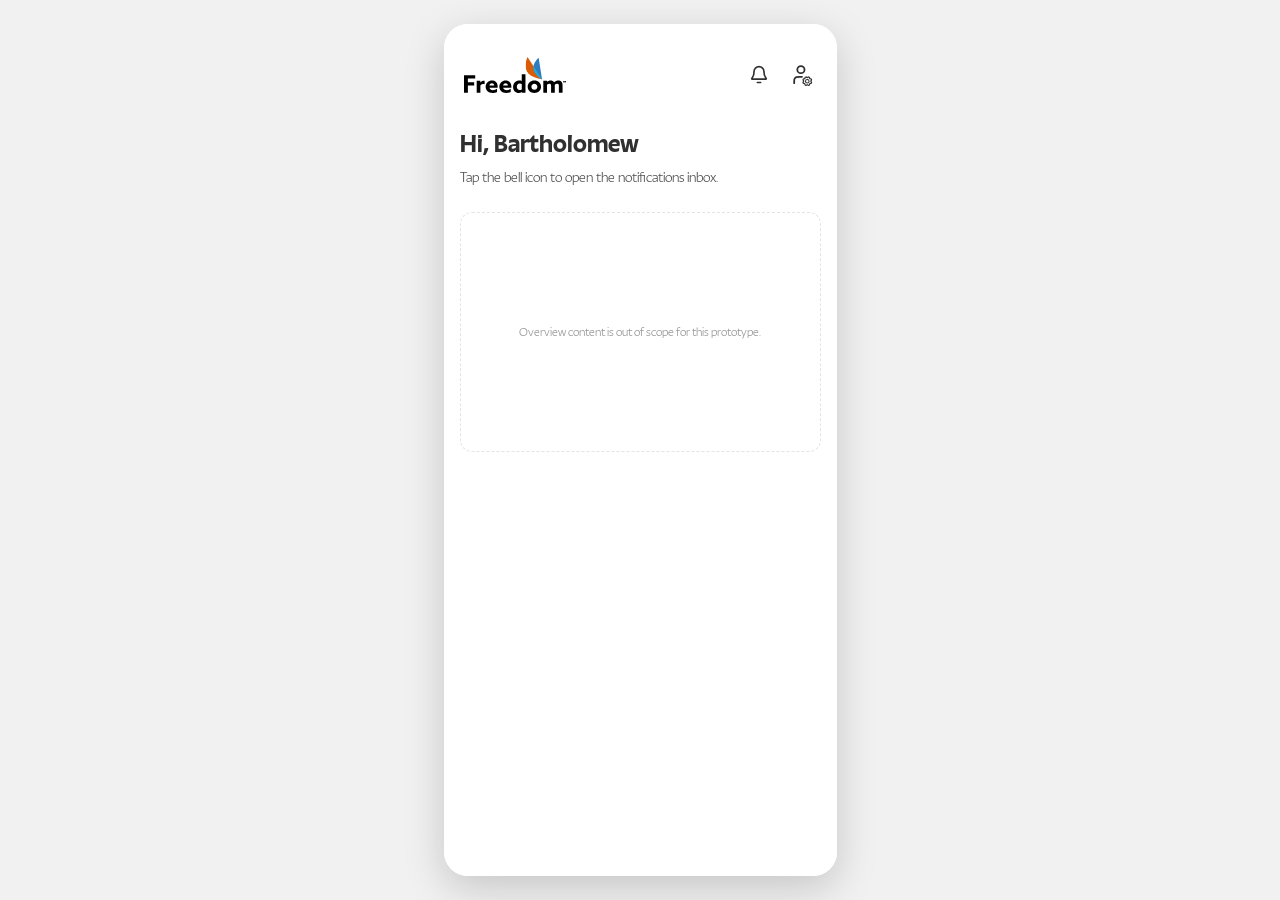
<file: mobile-app/notifications-inbox/index.html>
<!DOCTYPE html>
<html lang="en">
  <head>
    <meta charset="utf-8" />
    <meta name="viewport" content="width=device-width, initial-scale=1" />
    <title>Freedom Mobile — Notifications inbox prototype</title>
    <link rel="stylesheet" href="styles.css" />
  </head>
  <body>
    <div class="device" role="application" aria-label="Mobile app prototype">
      <!-- Screen: Home (entry point for the notifications journey) -->
      <section class="screen" id="screen-home" data-node-id="780:13546">
        <header class="home-header" data-node-id="1359:2065">
          <a class="home-logo" href="#" aria-label="Freedom">
            <img src="assets/freedom-logo.svg" alt="" />
          </a>
          <div class="home-actions">
            <button class="icon-button" id="bell-button" aria-label="Notifications" data-node-id="2435:3783">
              <img src="assets/icon-bell.svg" width="20" height="20" alt="" />
            </button>
            <button class="icon-button" aria-label="Profile" data-node-id="1359:2082" disabled>
              <img src="assets/icon-profile.svg" alt="" />
            </button>
          </div>
        </header>
        <div class="home-body">
          <h1 class="home-greeting">Hi, Bartholomew</h1>
          <p class="home-hint">Tap the bell icon to open the notifications inbox.</p>
          <div class="home-placeholder">Overview content is out of scope for this prototype.</div>
        </div>
      </section>

      <!-- Screen: Notifications inbox -->
      <section class="screen" id="screen-inbox" data-node-id="1282:2824" hidden>
        <div class="inbox">
          <header class="section-title" data-node-id="1282:2920">
            <button class="icon-button back" id="back-button" aria-label="Back" data-node-id="1282:2921">
              <img src="assets/icon-chevron-left.svg" width="24" height="24" alt="" />
            </button>
            <div class="section-title-main" data-node-id="1282:2922">
              <p class="section-title-text" data-node-id="1282:2928">Notifications</p>
              <button class="icon-button settings" id="settings-button" aria-label="Notification preferences"
                      title="Notification preferences — not in scope" data-node-id="2246:3653">
                <img src="assets/icon-settings.svg" alt="" />
              </button>
            </div>
          </header>

          <div class="body" data-node-id="1282:2825">
            <!-- Search is not in the Figma file yet; icons below are placeholders. -->
            <div class="search-field">
              <svg class="search-icon" width="16" height="16" viewBox="0 0 16 16" fill="none" aria-hidden="true">
                <circle cx="7" cy="7" r="5.25" stroke="currentColor" stroke-width="1.5" />
                <path d="M11 11L14.25 14.25" stroke="currentColor" stroke-width="1.5" stroke-linecap="round" />
              </svg>
              <input
                type="search"
                id="search-input"
                class="search-input"
                placeholder="Search"
                aria-label="Search notifications"
                autocomplete="off"
              />
              <button type="button" id="search-clear" class="search-clear" aria-label="Clear search" hidden>
                <svg width="16" height="16" viewBox="0 0 16 16" fill="none" aria-hidden="true">
                  <path d="M4 4L12 12M12 4L4 12" stroke="currentColor" stroke-width="1.5" stroke-linecap="round" />
                </svg>
              </button>
            </div>
            <div class="tabs" id="filters" role="tablist" aria-label="Filter notifications" data-node-id="1282:2945"></div>
            <div class="notifications" id="notification-list" data-node-id="1282:2840"></div>
          </div>
        </div>
      </section>

      <!-- Undo affordance after a deletion (UI not designed in Figma yet). -->
      <div class="undo-bar" id="undo-bar" role="status" aria-live="polite" hidden>
        <span>Notification deleted</span>
        <button type="button" class="undo-button" id="undo-button">Undo</button>
      </div>

      <!-- Shown when a notification that cannot be deleted is swiped. -->
      <div class="undo-bar info-bar" id="info-bar" role="status" aria-live="polite" hidden>
        <span>This notification can't be deleted — they're kept for your records</span>
      </div>

      <!-- Delete failure message (UI not designed in Figma yet). -->
      <div class="undo-bar error-bar" id="error-bar" role="alert" hidden>
        <span>Notification couldn't be deleted</span>
        <button type="button" class="undo-button" id="retry-button">Try again</button>
      </div>
    </div>

    <script src="app.js"></script>
  </body>
</html>
</file>
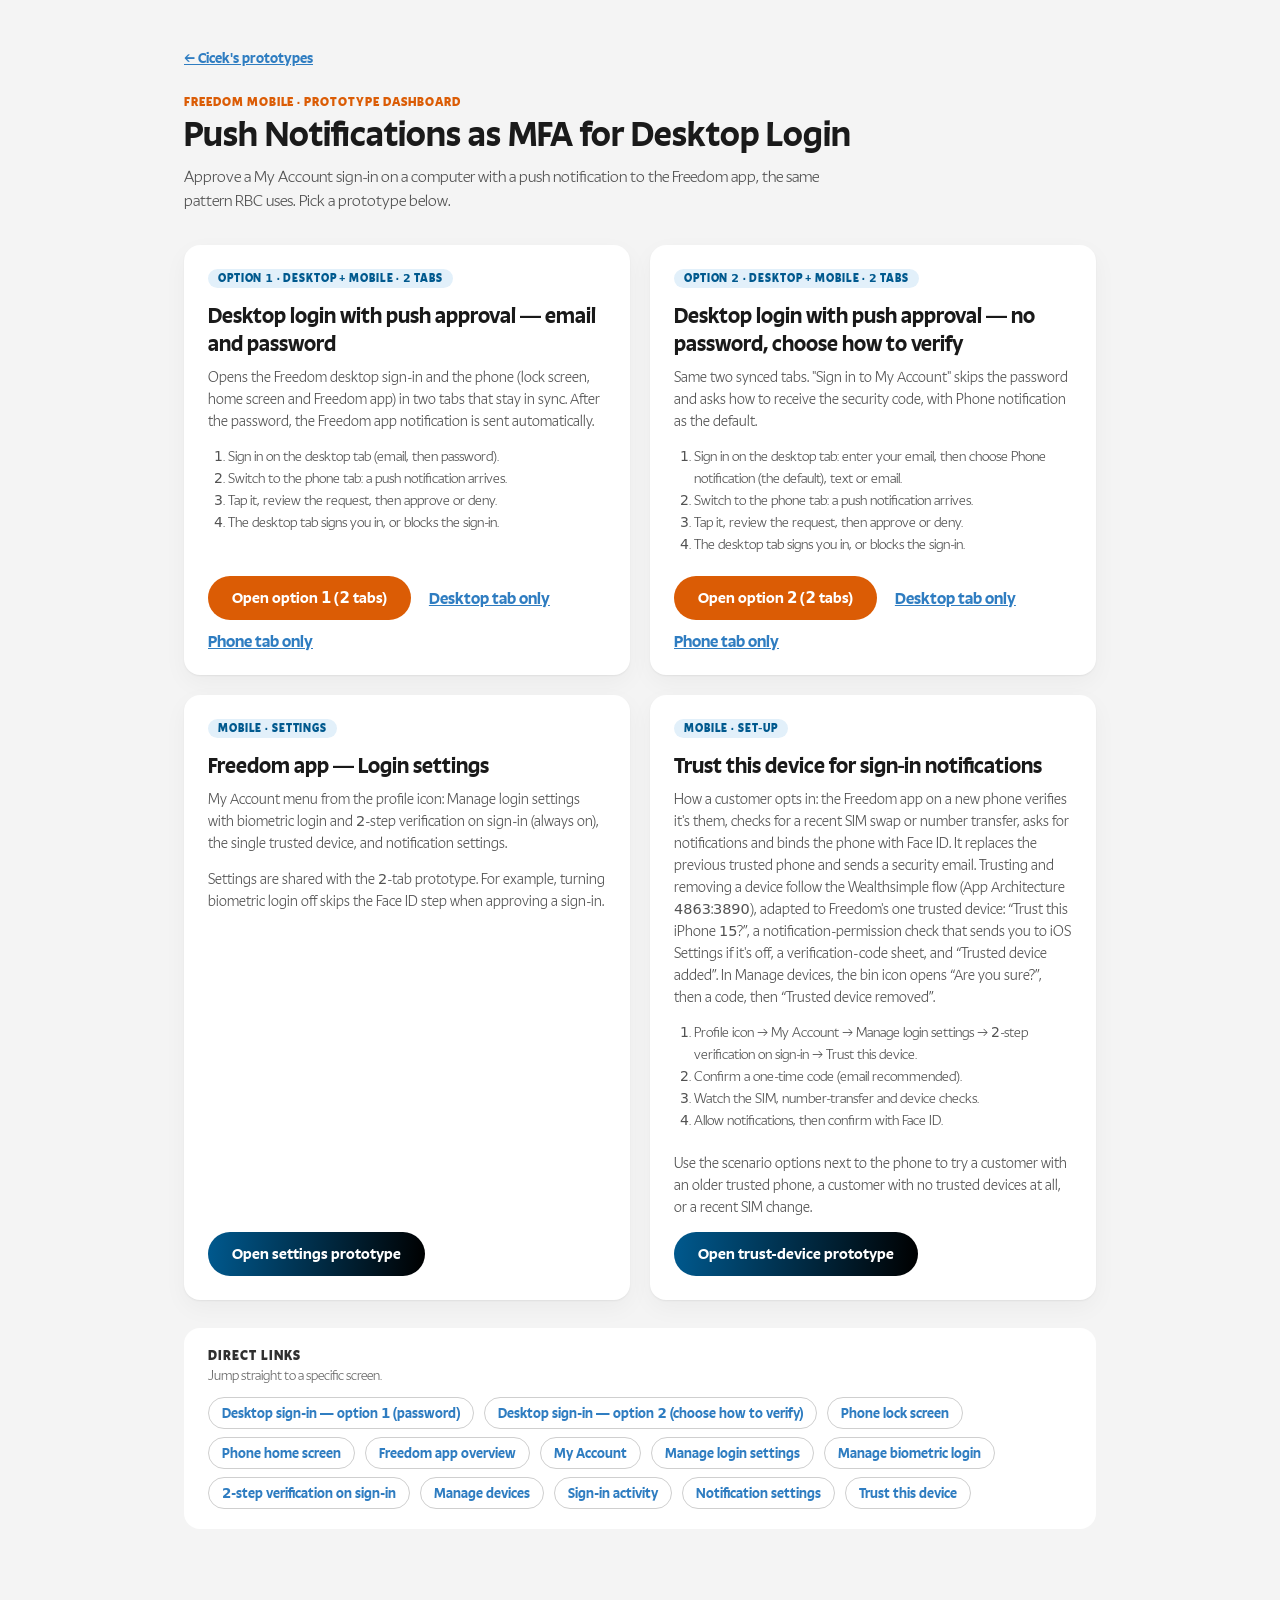
<file: mobile-app/push-mfa/index.html>
<!DOCTYPE html>
<html lang="en">
<head>
  <meta charset="utf-8" />
  <meta name="viewport" content="width=device-width, initial-scale=1" />
  <title>Push Notifications as MFA for Desktop Login — Prototype dashboard</title>
  <link rel="stylesheet" href="shared/base.css" />
  <style>
    body { background: var(--greyscale-950); }
    .wrap { max-width: 960px; margin: 0 auto; padding: 48px 24px 80px; }
    .crumb { font-size: 14px; }
    .eyebrow { margin: 28px 0 6px; font-size: 12px; font-weight: 800; letter-spacing: 0.08em; text-transform: uppercase; color: var(--brand-orange); }
    h1 { margin: 0; font-size: 34px; line-height: 40px; color: var(--greyscale-100); }
    .tagline { margin: 10px 0 32px; max-width: 680px; font-size: 16px; line-height: 24px; color: var(--greyscale-400); }
    .grid { display: grid; grid-template-columns: repeat(auto-fill, minmax(380px, 1fr)); gap: 20px; }
    .card { display: flex; flex-direction: column; padding: 24px; border-radius: 16px; background: #fff; box-shadow: 0 1px 2px rgba(0,0,0,.06), 0 8px 24px rgba(0,0,0,.04); }
    .card-tag { align-self: flex-start; padding: 3px 10px; border-radius: 100px; background: #e2f0fa; color: var(--freedom-blue-dark); font-size: 11px; font-weight: 800; letter-spacing: .08em; text-transform: uppercase; }
    .card h2 { margin: 14px 0 8px; font-size: 21px; line-height: 28px; color: var(--greyscale-100); }
    .card p { margin: 0 0 14px; font-size: 14.5px; line-height: 22px; color: var(--greyscale-400); }
    .card ol { margin: 0 0 20px; padding-left: 20px; font-size: 14px; line-height: 22px; color: var(--greyscale-400); }
    .card .actions { display: flex; flex-wrap: wrap; align-items: center; gap: 12px 18px; margin-top: auto; }
    .card .btn { min-height: 44px; font-size: 15px; }
    .links { margin-top: 28px; padding: 20px 24px; border-radius: 16px; background: #fff; }
    .links h3 { margin: 0 0 4px; font-size: 13px; font-weight: 800; letter-spacing: .08em; text-transform: uppercase; }
    .links p { margin: 0 0 14px; font-size: 13.5px; color: var(--greyscale-500); }
    .links ul { display: flex; flex-wrap: wrap; gap: 8px 10px; margin: 0; padding: 0; list-style: none; }
    .links a { display: inline-block; padding: 7px 13px; border: 1px solid var(--greyscale-800); border-radius: 100px; font-size: 13.5px; font-weight: 600; color: var(--freedom-blue); text-decoration: none; }
    .links a:hover { border-color: var(--freedom-blue); background: #f2f8fd; }
    .popup-warning { margin: 0 0 20px; padding: 12px 16px; border-radius: 10px; background: #fff1e5; color: var(--brand-orange-dark); font-size: 14px; }
  </style>
</head>
<body>
  <main class="wrap">
    <a class="crumb btn-link" href="../">← Cicek's prototypes</a>
    <p class="eyebrow">Freedom Mobile · Prototype dashboard</p>
    <h1>Push Notifications as MFA for Desktop Login</h1>
    <p class="tagline">Approve a My Account sign-in on a computer with a push notification to the Freedom app, the same pattern RBC uses. Pick a prototype below.</p>
    <p class="popup-warning" id="popup-warning" hidden>Your browser blocked the phone tab. Allow pop-ups for cicekyuce.github.io (the icon at the right of the address bar), then click "Open option 1" or "Open option 2" again.</p>

    <section class="grid">
      <article class="card">
        <span class="card-tag">Option 1 · Desktop + mobile · 2 tabs</span>
        <h2>Desktop login with push approval — email and password</h2>
        <p>Opens the Freedom desktop sign-in and the phone (lock screen, home screen and Freedom app) in two tabs that stay in sync. After the password, the Freedom app notification is sent automatically.</p>
        <ol>
          <li>Sign in on the desktop tab (email, then password).</li>
          <li>Switch to the phone tab: a push notification arrives.</li>
          <li>Tap it, review the request, then approve or deny.</li>
          <li>The desktop tab signs you in, or blocks the sign-in.</li>
        </ol>
        <div class="actions">
          <a class="btn btn-primary" data-open-both href="desktop-password/">Open option 1 (2 tabs)</a>
          <a class="btn-link" href="desktop-password/" target="freedom-push-mfa-desktop">Desktop tab only</a>
          <a class="btn-link" href="mobile/" target="freedom-push-mfa-mobile">Phone tab only</a>
        </div>
      </article>

      <article class="card">
        <span class="card-tag">Option 2 · Desktop + mobile · 2 tabs</span>
        <h2>Desktop login with push approval — no password, choose how to verify</h2>
        <p>Same two synced tabs. "Sign in to My Account" skips the password and asks how to receive the security code, with Phone notification as the default.</p>
        <ol>
          <li>Sign in on the desktop tab: enter your email, then choose Phone notification (the default), text or email.</li>
          <li>Switch to the phone tab: a push notification arrives.</li>
          <li>Tap it, review the request, then approve or deny.</li>
          <li>The desktop tab signs you in, or blocks the sign-in.</li>
        </ol>
        <div class="actions">
          <a class="btn btn-primary" id="open-both" data-open-both href="desktop/">Open option 2 (2 tabs)</a>
          <a class="btn-link" href="desktop/" target="freedom-push-mfa-desktop">Desktop tab only</a>
          <a class="btn-link" href="mobile/" target="freedom-push-mfa-mobile">Phone tab only</a>
        </div>
      </article>

      <article class="card">
        <span class="card-tag">Mobile · Settings</span>
        <h2>Freedom app — Login settings</h2>
        <p>My Account menu from the profile icon: Manage login settings with biometric login and 2-step verification on sign-in (always on), the single trusted device, and notification settings.</p>
        <p>Settings are shared with the 2-tab prototype. For example, turning biometric login off skips the Face ID step when approving a sign-in.</p>
        <div class="actions">
          <a class="btn btn-dark" href="mobile/#/settings" target="freedom-push-mfa-mobile">Open settings prototype</a>
        </div>
      </article>
      <article class="card">
        <span class="card-tag">Mobile · Set-up</span>
        <h2>Trust this device for sign-in notifications</h2>
        <p>How a customer opts in: the Freedom app on a new phone verifies it's them, checks for a recent SIM swap or number transfer, asks for notifications and binds the phone with Face ID. It replaces the previous trusted phone and sends a security email. Trusting and removing a device follow the Wealthsimple flow (App Architecture 4863:3890), adapted to Freedom's one trusted device: “Trust this iPhone 15?”, a notification-permission check that sends you to iOS Settings if it's off, a verification-code sheet, and “Trusted device added”. In Manage devices, the bin icon opens “Are you sure?”, then a code, then “Trusted device removed”.</p>
        <ol>
          <li>Profile icon → My Account → Manage login settings → 2-step verification on sign-in → Trust this device.</li>
          <li>Confirm a one-time code (email recommended).</li>
          <li>Watch the SIM, number-transfer and device checks.</li>
          <li>Allow notifications, then confirm with Face ID.</li>
        </ol>
        <p>Use the scenario options next to the phone to try a customer with an older trusted phone, a customer with no trusted devices at all, or a recent SIM change.</p>
        <div class="actions">
          <a class="btn btn-dark" href="trust/" target="freedom-push-mfa-trust">Open trust-device prototype</a>
        </div>
      </article>
    </section>

    <section class="links">
      <h3>Direct links</h3>
      <p>Jump straight to a specific screen.</p>
      <ul>
        <li><a href="desktop-password/" target="freedom-push-mfa-desktop">Desktop sign-in — option 1 (password)</a></li>
        <li><a href="desktop/" target="freedom-push-mfa-desktop">Desktop sign-in — option 2 (choose how to verify)</a></li>
        <li><a href="mobile/" target="freedom-push-mfa-mobile">Phone lock screen</a></li>
        <li><a href="mobile/#/home" target="freedom-push-mfa-mobile">Phone home screen</a></li>
        <li><a href="mobile/#/app" target="freedom-push-mfa-mobile">Freedom app overview</a></li>
        <li><a href="mobile/#/settings" target="freedom-push-mfa-mobile">My Account</a></li>
        <li><a href="mobile/#/login" target="freedom-push-mfa-mobile">Manage login settings</a></li>
        <li><a href="mobile/#/biometric" target="freedom-push-mfa-mobile">Manage biometric login</a></li>
        <li><a href="mobile/#/twostep" target="freedom-push-mfa-mobile">2-step verification on sign-in</a></li>
        <li><a href="mobile/#/devices" target="freedom-push-mfa-mobile">Manage devices</a></li>
        <li><a href="mobile/#/activity" target="freedom-push-mfa-mobile">Sign-in activity</a></li>
        <li><a href="mobile/#/notifications" target="freedom-push-mfa-mobile">Notification settings</a></li>
        <li><a href="trust/" target="freedom-push-mfa-trust">Trust this device</a></li>
      </ul>
    </section>
  </main>
  <script>
    // The phone opens in a new tab and this tab becomes the desktop sign-in
    // (browsers allow only one new tab per click without pop-up permission).
    document.querySelectorAll("[data-open-both]").forEach(function (link) {
      link.addEventListener("click", function (event) {
        event.preventDefault();
        const phone = window.open("mobile/", "freedom-push-mfa-mobile");
        if (!phone) {
          document.getElementById("popup-warning").hidden = false;
          return;
        }
        location.href = link.getAttribute("href");
      });
    });
  </script>
</body>
</html>
</file>
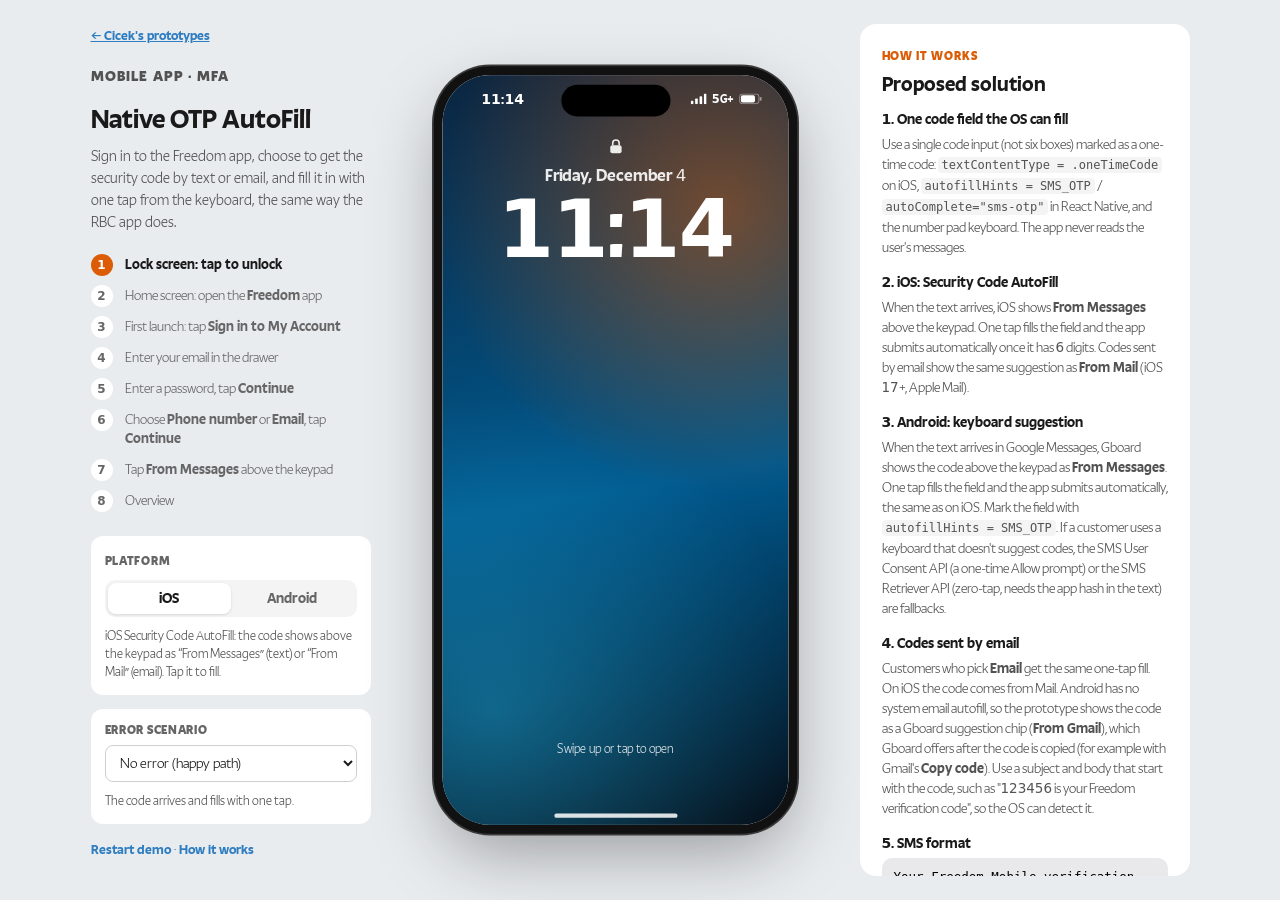
<file: mobile-app/sms-otp-autofill/index.html>
<!DOCTYPE html>
<html lang="en">
<head>
  <meta charset="utf-8" />
  <meta name="viewport" content="width=device-width, initial-scale=1" />
  <title>Native OTP AutoFill for MFA — Freedom app</title>
  <link rel="stylesheet" href="base.css" />
  <link rel="stylesheet" href="app.css" />
</head>
<body>
  <aside class="side-note">
    <a class="btn-link crumb" href="../../">← Cicek's prototypes</a>
    <p class="side-eyebrow">Mobile app · MFA</p>
    <h1>Native OTP AutoFill</h1>
    <p>Sign in to the Freedom app, choose to get the security code by text or email, and fill it in with one tap from the keyboard, the same way the RBC app does.</p>
    <ol class="side-steps" id="side-steps">
      <li data-step="lock">Lock screen: tap to unlock</li>
      <li data-step="home">Home screen: open the <b>Freedom</b> app</li>
      <li data-step="welcome">First launch: tap <b>Sign in to My Account</b></li>
      <li data-step="drawer">Enter your email in the drawer</li>
      <li data-step="signin">Enter a password, tap <b>Continue</b></li>
      <li data-step="verify">Choose <b>Phone number</b> or <b>Email</b>, tap <b>Continue</b></li>
      <li data-step="code">Tap the code above the keypad to fill it</li>
      <li data-step="done">Overview</li>
    </ol>
    <div class="side-block">
      <p class="side-label">Platform</p>
      <div class="seg" role="radiogroup" aria-label="Platform">
        <button type="button" role="radio" data-platform="ios" aria-checked="true">iOS</button>
        <button type="button" role="radio" data-platform="android" aria-checked="false">Android</button>
      </div>
      <p class="side-hint" id="platform-hint"></p>
    </div>
    <div class="side-block">
      <label class="side-label" for="scenario">Error scenario</label>
      <select class="side-select" id="scenario">
        <option value="none">No error (happy path)</option>
        <optgroup label="After the code is tapped">
          <option value="expired">Code has expired</option>
          <option value="stale">Keyboard suggests an older code</option>
          <option value="network">No internet connection</option>
          <option value="server">Service error</option>
          <option value="locked">Sign-in locked</option>
        </optgroup>
        <optgroup label="Getting the code">
          <option value="no-delivery">Code never arrives</option>
          <option value="resend-limit">Too many resend requests</option>
        </optgroup>
      </select>
      <p class="side-hint" id="scenario-hint"></p>
    </div>
    <p class="side-links"><button class="btn-link" type="button" id="reset-demo">Restart demo</button> · <button class="btn-link" type="button" id="toggle-notes">How it works</button></p>
  </aside>

  <div class="device" id="device" role="application" aria-label="Phone prototype">
    <div class="status-bar" id="status-bar">
      <span class="sb-time" id="sb-time">9:41</span>
      <span class="sb-island"></span>
      <span class="sb-icons" aria-hidden="true">
        <svg width="18" height="12" viewBox="0 0 18 12"><rect x="0" y="8" width="3" height="4" rx="1" fill="currentColor"/><rect x="5" y="5.5" width="3" height="6.5" rx="1" fill="currentColor"/><rect x="10" y="3" width="3" height="9" rx="1" fill="currentColor"/><rect x="15" y="0" width="3" height="12" rx="1" fill="currentColor"/></svg>
        <span class="sb-carrier">5G+</span>
        <svg width="26" height="12" viewBox="0 0 26 12"><rect x="0.5" y="0.5" width="22" height="11" rx="3" fill="none" stroke="currentColor" opacity="0.5"/><rect x="2" y="2" width="16" height="8" rx="2" fill="currentColor"/><rect x="23.5" y="4" width="2" height="4" rx="1" fill="currentColor" opacity="0.5"/></svg>
      </span>
    </div>

    <!-- Phone lock screen -->
    <section class="screen os-lock" id="scr-lock" hidden>
      <svg class="lock-glyph" viewBox="0 0 24 24" width="22" height="22" aria-hidden="true"><rect x="5" y="10.5" width="14" height="10" rx="2.5" fill="currentColor"/><path d="M8 10.5V8a4 4 0 018 0v2.5" fill="none" stroke="currentColor" stroke-width="2"/></svg>
      <p class="lock-date" id="lock-date">Thursday, October 29</p>
      <p class="lock-time" id="lock-time">9:41</p>
      <div class="lock-spacer"></div>
      <button class="lock-unlock" type="button" id="lock-unlock">Swipe up or tap to open</button>
    </section>

    <!-- Phone home screen -->
    <section class="screen os-home" id="scr-home" hidden>
      <div class="os-widget">
        <p class="os-widget-date" id="os-date">Thursday, October 29</p>
        <p class="os-widget-time" id="os-clock">9:41</p>
      </div>
      <div class="os-grid">
        <button class="os-app" type="button" data-not-in-prototype><span class="os-icon i-calendar"><b id="cal-day">29</b></span><span>Calendar</span></button>
        <button class="os-app" type="button" data-not-in-prototype><span class="os-icon i-photos"></span><span>Photos</span></button>
        <button class="os-app" type="button" data-not-in-prototype><span class="os-icon i-camera"></span><span>Camera</span></button>
        <button class="os-app" type="button" data-not-in-prototype><span class="os-icon i-mail"></span><span>Mail</span></button>
        <button class="os-app" type="button" data-not-in-prototype><span class="os-icon i-maps"></span><span>Maps</span></button>
        <button class="os-app" type="button" data-not-in-prototype><span class="os-icon i-weather"></span><span>Weather</span></button>
        <button class="os-app" type="button" data-not-in-prototype><span class="os-icon i-clock"></span><span>Clock</span></button>
        <button class="os-app" type="button" id="open-freedom"><span class="os-icon i-freedom"></span><span>Freedom</span></button>
      </div>
      <div class="os-dock">
        <button class="os-app" type="button" data-not-in-prototype aria-label="Phone"><span class="os-icon i-phone"></span></button>
        <button class="os-app" type="button" data-not-in-prototype aria-label="Safari"><span class="os-icon i-safari"></span></button>
        <button class="os-app" type="button" data-not-in-prototype aria-label="Messages"><span class="os-icon i-messages"></span></button>
        <button class="os-app" type="button" data-not-in-prototype aria-label="Music"><span class="os-icon i-music"></span></button>
      </div>
    </section>

    <!-- 1. First app launch -->
    <section class="screen welcome" id="scr-welcome" hidden>
      <div class="signin-notice" id="signin-notice" role="status">
        <svg viewBox="0 0 24 24" width="16" height="16" aria-hidden="true"><circle cx="12" cy="12" r="9" fill="none" stroke="currentColor" stroke-width="2"/><path d="M12 7v6" stroke="currentColor" stroke-width="2" stroke-linecap="round"/><circle cx="12" cy="16.5" r="1.2" fill="currentColor"/></svg>
        <p><strong>New! Signing in just got easier.</strong><span>Use your email address and password to access your account. No PIN required.</span></p>
        <button class="signin-notice-close" type="button" id="signin-notice-close" aria-label="Dismiss"><svg viewBox="0 0 24 24" width="16" height="16" aria-hidden="true"><path d="M6 6l12 12M18 6L6 18" stroke="currentColor" stroke-width="1.8" stroke-linecap="round"/></svg></button>
      </div>
      <div class="welcome-main">
        <img class="welcome-logo" src="assets/freedom-logo-white.svg" alt="Freedom" />
        <div class="welcome-art" role="img" aria-label="Customer smiling while using her phone"></div>
        <h1>We've updated your login experience.</h1>
        <p>Phone number and PIN sign-in have been replaced with email and password. Complete a one-time update to keep using My Account. Nothing else changes, including your plan and billing.</p>
        <button class="btn btn-primary btn-block" type="button" data-not-in-prototype>Update My Account login</button>
      </div>
      <div class="welcome-foot">
        <p>I've already updated my login.</p>
        <button class="btn btn-block welcome-outline" type="button" id="open-drawer">Sign in to My Account</button>
      </div>
    </section>

    <!-- 3. Sign in -->
    <section class="screen flow" id="scr-signin" hidden>
      <header class="flow-head"><img src="assets/freedom-logo.svg" alt="Freedom" /><button class="back-pill" type="button" data-back="welcome">Back</button></header>
      <form class="flow-body" id="signin-form" novalidate>
        <div class="card">
          <h1>Sign in.</h1>
          <p class="lede">Please enter your email &amp; password below.</p>
          <label class="field" id="email-field">
            <span class="field-label">Email</span>
            <input id="email" type="email" autocomplete="username" placeholder="Email" />
            <button class="field-icon" type="button" id="clear-email" aria-label="Clear email"><svg viewBox="0 0 24 24" width="22" height="22" aria-hidden="true"><path d="M6 6l12 12M18 6L6 18" stroke="currentColor" stroke-width="1.6" stroke-linecap="round"/></svg></button>
          </label>
          <label class="field" id="password-field">
            <span class="field-label">Password</span>
            <input id="password" type="password" autocomplete="current-password" placeholder="Password" />
            <button class="field-icon" type="button" id="toggle-password" aria-label="Show password" hidden><svg viewBox="0 0 24 24" width="24" height="24" aria-hidden="true"><path d="M2 12s3.6-6.5 10-6.5S22 12 22 12s-3.6 6.5-10 6.5S2 12 2 12z" fill="none" stroke="currentColor" stroke-width="1.6"/><circle cx="12" cy="12" r="2.6" fill="none" stroke="currentColor" stroke-width="1.6"/></svg></button>
          </label>
          <p class="field-error" id="signin-error" hidden></p>
          <button class="text-link" type="button" data-not-in-prototype>Forgot password?</button>
          <button class="btn btn-primary btn-block" type="submit">Continue</button>
        </div>
      </form>
    </section>

    <!-- 4. Account verification: choose channel -->
    <section class="screen flow" id="scr-verify" hidden>
      <header class="flow-head"><img src="assets/freedom-logo.svg" alt="Freedom" /><button class="back-pill" type="button" data-back="signin">Back</button></header>
      <form class="flow-body" id="verify-form" novalidate>
        <div class="card">
          <h1>Account verification.</h1>
          <p class="lede">How do you want to receive your security code?</p>
          <label class="field option">
            <span class="field-label">Phone number</span>
            <span class="option-value">********94</span>
            <input type="radio" name="channel" value="sms" />
            <span class="radio" aria-hidden="true"></span>
          </label>
          <label class="field option">
            <span class="field-label">Email</span>
            <span class="option-value" id="masked-email">e***l@address.com</span>
            <input type="radio" name="channel" value="email" />
            <span class="radio" aria-hidden="true"></span>
          </label>
          <p class="field-error" id="verify-error" hidden>Choose how you want to receive your code.</p>
          <button class="btn btn-primary btn-block" type="submit">Continue</button>
          <p class="help-row">Need help? <button class="text-link chev" type="button" data-not-in-prototype>Message an agent</button></p>
          <p class="help-row">New to Freedom? <button class="text-link chev" type="button" data-not-in-prototype>Create an account</button></p>
        </div>
      </form>
    </section>

    <!-- 5. Enter code -->
    <section class="screen flow" id="scr-code" hidden>
      <header class="flow-head"><img src="assets/freedom-logo.svg" alt="Freedom" /><button class="back-pill" type="button" data-back="verify">Back</button></header>
      <form class="flow-body" id="code-form" novalidate>
        <div class="card">
          <h1>Account verification.</h1>
          <p class="lede">We sent a code to <span id="code-dest">********94</span></p>
          <!-- Single field, textContentType="oneTimeCode" (iOS) / autocomplete="one-time-code" so the OS can offer the code -->
          <label class="field code-field" id="code-field">
            <span class="field-label">Enter code</span>
            <input id="code" type="text" inputmode="none" autocomplete="one-time-code" maxlength="6" placeholder="Enter code" readonly />
          </label>
          <p class="field-ok" id="code-ok" hidden><svg viewBox="0 0 24 24" width="16" height="16" aria-hidden="true"><circle cx="12" cy="12" r="10" fill="currentColor"/><path d="M7 12.5l3.2 3.2L17 9" fill="none" stroke="#fff" stroke-width="2.2" stroke-linecap="round" stroke-linejoin="round"/></svg><span id="code-ok-text">Code filled from Messages</span></p>
          <p class="field-error" id="code-error" hidden></p>
          <p class="field-note" id="code-note" hidden></p>
          <p class="resend">Didn’t get a code? <button class="text-link" type="button" id="resend">Resend</button></p>
          <button class="btn btn-primary btn-block" type="submit" id="code-submit">Continue</button>
          <p class="help-row">Need help? <button class="text-link chev" type="button" data-not-in-prototype>Message an agent</button></p>
          <p class="help-row">New to Freedom? <button class="text-link chev" type="button" data-not-in-prototype>Create an account</button></p>
        </div>
      </form>
    </section>

    <!-- 6. Signed in: Freedom app Overview -->
    <section class="screen done" id="scr-done" hidden>
      <div class="ov-sticky">
      <header class="ov-top">
        <img src="assets/freedom-logo.svg" alt="Freedom" />
        <button type="button" class="ov-menu" aria-label="Menu" data-not-in-prototype><span></span><span></span><span></span></button>
      </header>
      </div>
      <div class="ov-body">
        <h1 class="ov-hi">Hi, Cicek</h1>
        <button type="button" class="ov-line" data-not-in-prototype>(416) 721-8594<svg viewBox="0 0 24 24" width="18" height="18" aria-hidden="true"><path d="M6 9l6 6 6-6" fill="none" stroke="currentColor" stroke-width="2" stroke-linecap="round" stroke-linejoin="round"/></svg></button>

        <div class="ov-card">
          <p class="ov-eyebrow">Amount due</p>
          <p class="ov-amount">$117.52</p>
          <dl class="ov-dl">
            <dt>Payment Due Date:</dt><dd>Mar. 10, 2020</dd>
            <dt>Billing Period:</dt><dd>Feb. 25 - Mar 24 2020</dd>
            <dt>Auto Payment:</dt><dd>Mar. 09 2020</dd>
          </dl>
          <button class="btn btn-primary btn-block" type="button" data-not-in-prototype>Pay Now</button>
          <button class="btn btn-outline btn-block" type="button" data-not-in-prototype>Download Bill</button>
          <a class="ov-link ov-center" href="#" data-not-in-prototype>Manage Auto Pay</a>
        </div>

        <h2 class="ov-h">Roam Beyond Data</h2>
        <div class="ov-card">
          <p class="ov-usage"><strong>0GB</strong> used /3GB total</p>
          <p class="ov-hs"><b>High Speed Data</b> | Reduced speeds after 100% of data is reached.</p>
          <div class="ov-bar"><span style="width: 12%"></span></div>
          <p class="ov-pct">12% of total data used</p>
          <hr />
          <a class="ov-link" href="#" data-not-in-prototype>View Usage Details</a>
          <a class="ov-link" href="#" data-not-in-prototype>Buy a One-Time Pass</a>
        </div>

        <h2 class="ov-h">Freedom Nationwide + U.S. + Mexico</h2>
        <div class="ov-card">
          <p class="ov-usage"><strong>5.6GB</strong> used /25GB total</p>
          <p class="ov-hs"><b>High Speed Data</b> | Reduced speeds after 100% of data is reached.</p>
          <div class="ov-bar"><span style="width: 58%"></span></div>
          <p class="ov-pct">58% of total data used</p>
          <hr />
          <a class="ov-link" href="#" data-not-in-prototype>View Usage Details</a>
          <a class="ov-link" href="#" data-not-in-prototype>Buy a One-Time Pass</a>
        </div>

        <h2 class="ov-h">My Services</h2>
        <p class="ov-sub">Optional copy dolor sit amet, consectetur adipiscing elit.</p>
        <div class="ov-card">
          <p class="ov-eyebrow">My lines</p>
          <p class="ov-title">You have 4 line(s) on your account.</p>
          <a class="ov-more" href="#" data-not-in-prototype>View all details <svg viewBox="0 0 24 24" width="18" height="18" aria-hidden="true"><path d="M9 5l7 7-7 7" fill="none" stroke="currentColor" stroke-width="2.2" stroke-linecap="round" stroke-linejoin="round"/></svg></a>
          <button class="btn btn-primary btn-block" type="button" data-not-in-prototype>Add A Line</button>
        </div>
        <div class="ov-card">
          <p class="ov-eyebrow">My tab</p>
          <p class="ov-title">3PR - Pixel 9a 128GB Obsidan</p>
          <p class="ov-price"><strong>$10</strong>/mo.</p>
          <p class="ov-fine">Commitment end date: Sep. 5, 2021 (19 months)</p>
          <p class="ov-note">You may be eligible for a hardware upgrade.</p>
          <button class="btn btn-primary btn-block" type="button" data-not-in-prototype>Upgrade My Phone</button>
        </div>
        <div class="ov-card">
          <p class="ov-eyebrow">My plan</p>
          <p class="ov-title">Can-U.S.-Mex 100GB + 5G+ and Roam Beyond 15GB</p>
          <p class="ov-price"><strong>$54</strong>/mo.</p>
          <p class="ov-fine">Activated on September 5, 2019</p>
          <button class="btn btn-primary btn-block" type="button" data-not-in-prototype>Change My Plan</button>
        </div>
      </div>

      <div class="ov-help">
        <p class="ov-eyebrow">We're here to help</p>
        <h2>Manage All Your Mobile Services</h2>
        <ul>
          <li><span>Data Roaming</span><svg viewBox="0 0 24 24" width="22" height="22" aria-hidden="true"><path d="M4 12.5l5 5L20 7" fill="none" stroke="currentColor" stroke-width="2" stroke-linecap="round" stroke-linejoin="round"/></svg></li>
          <li><span>Plan Details</span><svg viewBox="0 0 24 24" width="22" height="22" aria-hidden="true"><path d="M4 12.5l5 5L20 7" fill="none" stroke="currentColor" stroke-width="2" stroke-linecap="round" stroke-linejoin="round"/></svg></li>
          <li><span>Purchase add-ons</span><svg viewBox="0 0 24 24" width="22" height="22" aria-hidden="true"><path d="M4 12.5l5 5L20 7" fill="none" stroke="currentColor" stroke-width="2" stroke-linecap="round" stroke-linejoin="round"/></svg></li>
          <li><span>Usage Details</span><svg viewBox="0 0 24 24" width="22" height="22" aria-hidden="true"><path d="M4 12.5l5 5L20 7" fill="none" stroke="currentColor" stroke-width="2" stroke-linecap="round" stroke-linejoin="round"/></svg></li>
          <li><span>Notifications</span><svg viewBox="0 0 24 24" width="22" height="22" aria-hidden="true"><path d="M4 12.5l5 5L20 7" fill="none" stroke="currentColor" stroke-width="2" stroke-linecap="round" stroke-linejoin="round"/></svg></li>
          <li><span>And more...</span><svg viewBox="0 0 24 24" width="22" height="22" aria-hidden="true"><path d="M4 12.5l5 5L20 7" fill="none" stroke="currentColor" stroke-width="2" stroke-linecap="round" stroke-linejoin="round"/></svg></li>
        </ul>
      </div>

      <div class="ov-body ov-pass">
        <div class="ov-card">
          <p class="ov-eyebrow">Need more data?</p>
          <p class="ov-title">Add More Data Anytime Without Changing Your Plan</p>
          <button class="btn btn-outline btn-block" type="button" data-not-in-prototype>See all one-time passes</button>
        </div>
      </div>

      <footer class="ov-foot">
        <button type="button" class="ov-acc" data-not-in-prototype>Contact<svg viewBox="0 0 24 24" width="18" height="18" aria-hidden="true"><path d="M6 9l6 6 6-6" fill="none" stroke="currentColor" stroke-width="2" stroke-linecap="round" stroke-linejoin="round"/></svg></button>
        <button type="button" class="ov-acc" data-not-in-prototype>Support<svg viewBox="0 0 24 24" width="18" height="18" aria-hidden="true"><path d="M6 9l6 6 6-6" fill="none" stroke="currentColor" stroke-width="2" stroke-linecap="round" stroke-linejoin="round"/></svg></button>
        <button type="button" class="ov-acc" data-not-in-prototype>About<svg viewBox="0 0 24 24" width="18" height="18" aria-hidden="true"><path d="M6 9l6 6 6-6" fill="none" stroke="currentColor" stroke-width="2" stroke-linecap="round" stroke-linejoin="round"/></svg></button>
        <button type="button" class="ov-acc" data-not-in-prototype>More<svg viewBox="0 0 24 24" width="18" height="18" aria-hidden="true"><path d="M6 9l6 6 6-6" fill="none" stroke="currentColor" stroke-width="2" stroke-linecap="round" stroke-linejoin="round"/></svg></button>
        <div class="ov-foot-row">
          <button type="button" class="ov-feedback" data-not-in-prototype>Provide Feedback</button>
          <span class="ov-social" aria-hidden="true">
            <svg viewBox="0 0 24 24" width="26" height="26"><rect x="3" y="3" width="18" height="18" rx="2" fill="none" stroke="#fff" stroke-width="1.6"/><path d="M15.5 8H14a1.5 1.5 0 0 0-1.5 1.5V21M10.5 13h5" fill="none" stroke="#fff" stroke-width="1.6"/></svg>
            <svg viewBox="0 0 24 24" width="28" height="26"><path d="M22 5.9c-.7.3-1.5.6-2.3.7.8-.5 1.5-1.3 1.8-2.2-.8.5-1.7.8-2.6 1A4.1 4.1 0 0 0 12 9.1 11.6 11.6 0 0 1 3.5 4.8a4.1 4.1 0 0 0 1.3 5.5c-.7 0-1.3-.2-1.9-.5 0 2 1.4 3.7 3.3 4.1-.6.2-1.2.2-1.9.1.5 1.6 2 2.8 3.8 2.9A8.2 8.2 0 0 1 2 18.6 11.6 11.6 0 0 0 8.3 20.4c7.5 0 11.7-6.3 11.7-11.7v-.5c.8-.6 1.5-1.3 2-2.3z" fill="none" stroke="#fff" stroke-width="1.4" stroke-linejoin="round"/></svg>
            <svg viewBox="0 0 24 24" width="26" height="26"><rect x="3" y="3" width="18" height="18" rx="5" fill="none" stroke="#fff" stroke-width="1.6"/><circle cx="12" cy="12" r="4" fill="none" stroke="#fff" stroke-width="1.6"/><circle cx="17.3" cy="6.7" r="1" fill="#fff"/></svg>
          </span>
        </div>
        <p class="ov-copy">© 2019 Freedom Mobile Inc.</p>
      </footer>
    </section>

    <div class="splash" id="splash" hidden aria-hidden="true"><img src="assets/freedom-mark.svg" alt="" /></div>

    <!-- 2. Bottom drawer -->
    <div class="drawer-backdrop" id="drawer" hidden>
      <form class="drawer" id="drawer-form" role="dialog" aria-modal="true" aria-labelledby="drawer-title" novalidate>
        <button class="drawer-close" type="button" id="close-drawer" aria-label="Close"><svg viewBox="0 0 24 24" width="18" height="18" aria-hidden="true"><path d="M5 5l14 14M19 5L5 19" stroke="currentColor" stroke-width="2" stroke-linecap="round"/></svg></button>
        <p class="drawer-eyebrow">Already updated?</p>
        <h2 id="drawer-title">Sign in with your email and password.</h2>
        <input class="drawer-input" id="drawer-email" type="email" placeholder="Enter your email" autocomplete="username" aria-label="Email" />
        <p class="field-error" id="drawer-error" hidden>Enter a valid email address.</p>
        <button class="btn btn-primary btn-block" type="submit">Sign in to My Account</button>
        <button class="drawer-update" type="button" data-not-in-prototype>Update My Account login</button>
      </form>
    </div>

    <!-- Incoming SMS / email notification -->
    <button class="push-banner" id="banner" type="button" hidden>
      <span class="pb-icon" id="pb-icon"></span>
      <span class="pb-body">
        <span class="pb-top"><strong id="pb-title">Freedom Mobile</strong><span>now</span></span>
        <span class="pb-text" id="pb-text"></span>
      </span>
    </button>

    <!-- Number pad with the keyboard code suggestion (iOS "From Messages" / "From Mail", Android Gboard "From Messages" / "From Gmail") -->
    <div class="keypad" id="keypad" hidden>
      <div class="qt-bar">
        <button class="qt-suggest" type="button" id="qt-suggest" disabled>
          <span class="qt-from" id="qt-from"></span>
          <span class="qt-code" id="qt-code"></span>
        </button>
        <span class="qt-key" aria-hidden="true"><svg viewBox="0 0 24 24" width="22" height="22"><circle cx="12" cy="7" r="5" fill="currentColor"/><circle cx="12" cy="6" r="1.6" fill="#d1d3d9"/><path d="M10.5 11h3v10l-1.5 1.5L10.5 21v-1.5l1-1-1-1V16l1-1-1-1z" fill="currentColor"/></svg></span>
      </div>
      <div class="kp-grid">
        <button type="button" data-key="1">1<small>&nbsp;</small></button>
        <button type="button" data-key="2">2<small>ABC</small></button>
        <button type="button" data-key="3">3<small>DEF</small></button>
        <button type="button" data-key="4">4<small>GHI</small></button>
        <button type="button" data-key="5">5<small>JKL</small></button>
        <button type="button" data-key="6">6<small>MNO</small></button>
        <button type="button" data-key="7">7<small>PQRS</small></button>
        <button type="button" data-key="8">8<small>TUV</small></button>
        <button type="button" data-key="9">9<small>WXYZ</small></button>
        <span></span>
        <button type="button" data-key="0">0</button>
        <button type="button" class="kp-del" data-key="del" aria-label="Delete"><svg viewBox="0 0 32 24" width="30" height="22" aria-hidden="true"><path d="M10 3h18a2 2 0 012 2v14a2 2 0 01-2 2H10l-8-9z" fill="none" stroke="currentColor" stroke-width="1.8" stroke-linejoin="round"/><path d="M15 8l8 8M23 8l-8 8" stroke="currentColor" stroke-width="1.8" stroke-linecap="round"/></svg></button>
      </div>
    </div>


    <button class="home-indicator" id="home-indicator" type="button" aria-label="Home"></button>
  </div>

  <aside class="notes" id="notes">
    <p class="side-eyebrow">How it works</p>
    <h2>Proposed solution</h2>
    <h3>1. One code field the OS can fill</h3>
    <p>Use a single code input (not six boxes) marked as a one-time code: <code>textContentType = .oneTimeCode</code> on iOS, <code>autofillHints = SMS_OTP</code> / <code>autoComplete="sms-otp"</code> in React Native, and the number pad keyboard. The app never reads the user's messages.</p>
    <h3>2. iOS: Security Code AutoFill</h3>
    <p>When the text arrives, iOS shows <b>From Messages</b> above the keypad. One tap fills the field and the app submits automatically once it has 6 digits. Codes sent by email show the same suggestion as <b>From Mail</b> (iOS 17+, Apple Mail).</p>
    <h3>3. Android: keyboard suggestion</h3>
    <p>When the text arrives in Google Messages, Gboard shows the code above the keypad as <b>From Messages</b>. One tap fills the field and the app submits automatically, the same as on iOS. Mark the field with <code>autofillHints = SMS_OTP</code>. If a customer uses a keyboard that doesn't suggest codes, the SMS User Consent API (a one-time Allow prompt) or the SMS Retriever API (zero-tap, needs the app hash in the text) are fallbacks.</p>
    <h3>4. Codes sent by email</h3>
    <p>Customers who pick <b>Email</b> get the same one-tap fill. On iOS the code comes from Mail. Android has no system email autofill, so the prototype shows the code as a Gboard suggestion chip (<b>From Gmail</b>), which Gboard offers after the code is copied (for example with Gmail's <b>Copy code</b>). Use a subject and body that start with the code, such as "123456 is your Freedom verification code", so the OS can detect it.</p>
    <h3>5. SMS format</h3>
    <pre id="sms-format"></pre>
    <p>The last line binds the code to Freedom's domain, so iOS only offers it in the Freedom app (listed in its Associated Domains) and on freedommobile.ca, which helps block phishing. For zero-tap on Android, the SMS Retriever API would end the text with the app's 11-character hash instead.</p>
    <h3>6. Security</h3>
    <ul>
      <li>6 digits, single use, expires after 10 minutes</li>
      <li>"Never share this code" warning at the start of the text</li>
      <li>3 wrong attempts lock the code; Resend issues a new one and voids the old one</li>
      <li>Email stays available as the fallback channel</li>
    </ul>
    <h3>7. Error scenarios</h3>
    <p>Pick one in the side panel. Each shows the message the customer sees and how they recover.</p>
    <ul>
      <li><b>Code has expired:</b> "This code has expired." Resend sends a new one.</li>
      <li><b>Older code suggested:</b> the keyboard offers a code from an earlier message. It's rejected as a wrong attempt, then the new code arrives.</li>
      <li><b>No internet connection / service error:</b> the code is kept in the field and Continue retries.</li>
      <li><b>Sign-in locked:</b> after too many failed attempts on the account, sign-in is paused.</li>
      <li><b>Code never arrives:</b> after a few seconds the screen points to Resend or the other method.</li>
      <li><b>Too many resends:</b> "You've requested too many codes. Please use the code we already sent or try again later."</li>
    </ul>
  </aside>

  <script src="app.js"></script>
</body>
</html>
</file>
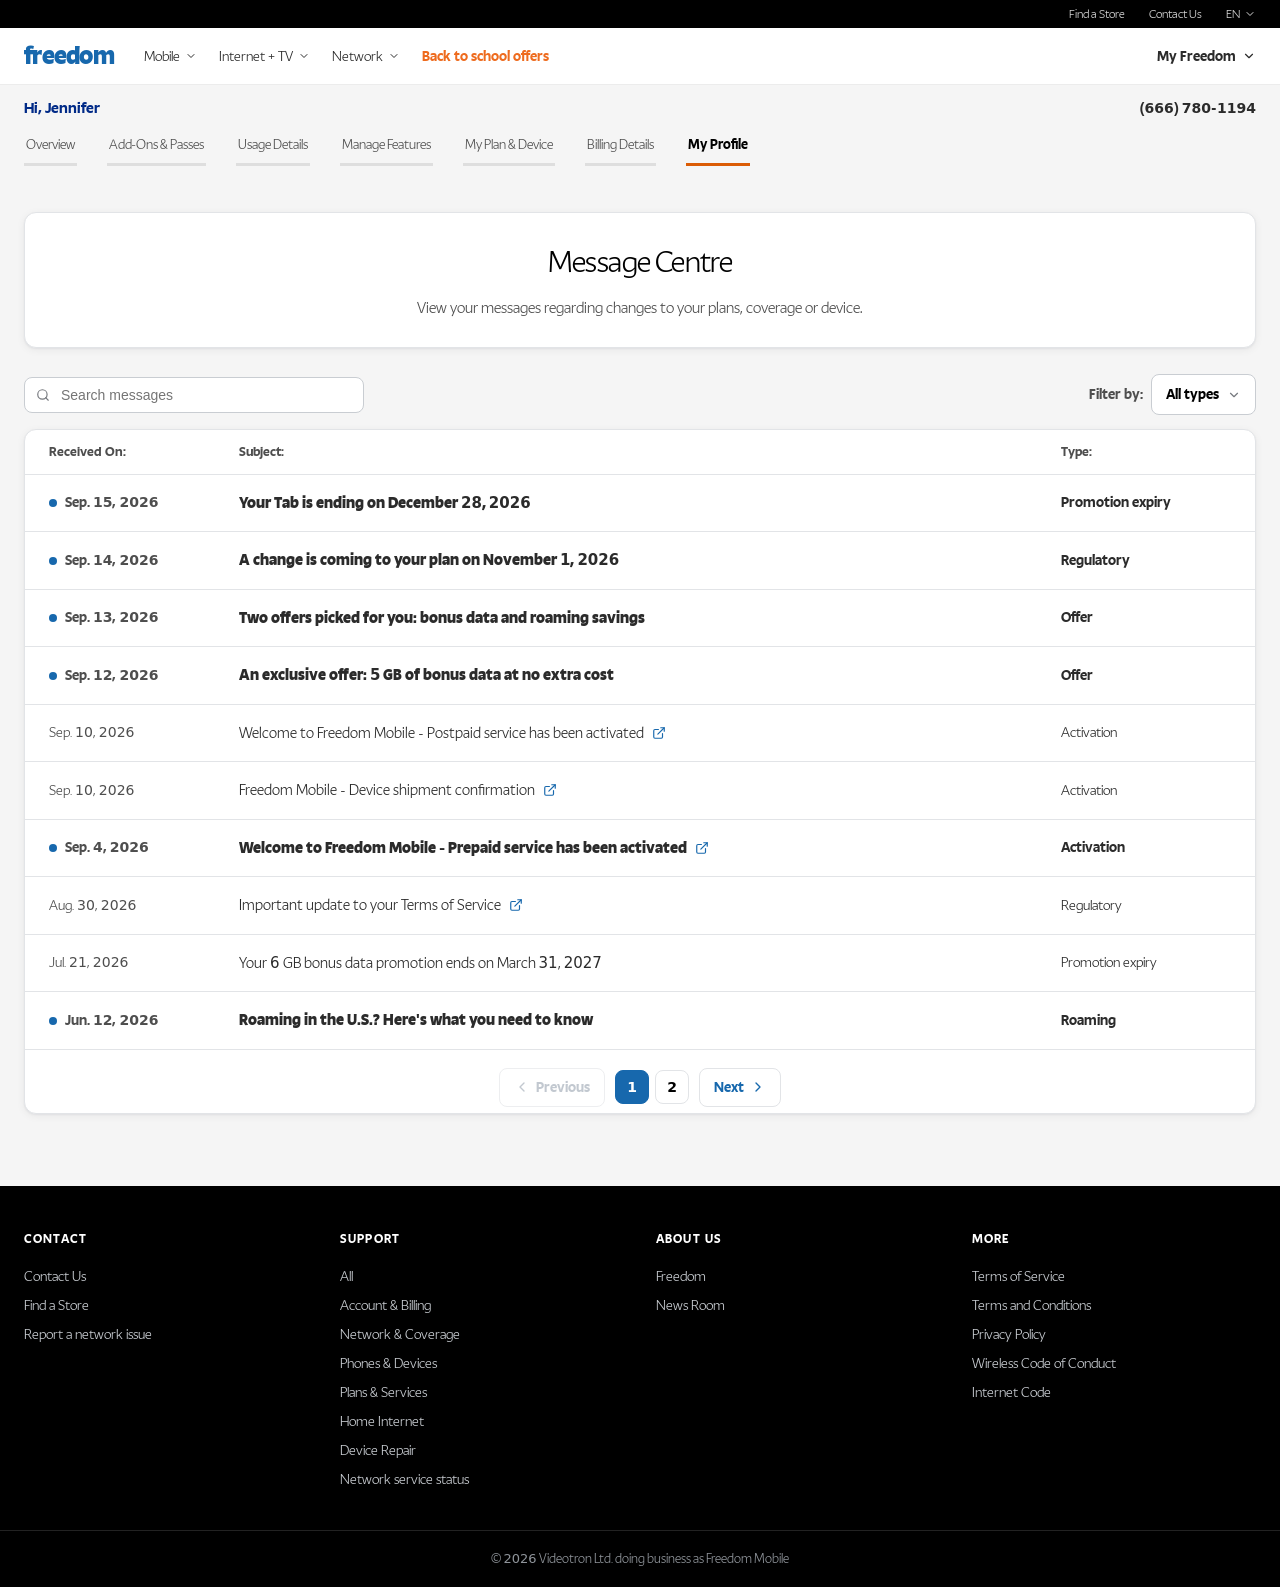
<file: my-account-web/crtc-message-centre/index.html>
<!DOCTYPE html>
<html lang="en">
<head>
<meta charset="UTF-8">
<meta name="viewport" content="width=device-width, initial-scale=1">
<title>Message Centre (For Launch) | Freedom Mobile</title>
<link rel="stylesheet" href="assets/css/styles.css">
</head>
<body>
<header class="site-header">
  <div class="topbar">
    <div class="topbar-inner">
      <a href="#/">Find a Store</a>
      <a href="#/">Contact Us</a>
      <a href="#/">EN
        <svg class="ic-12" viewBox="0 0 24 24" fill="none" stroke="currentColor" stroke-width="2" stroke-linecap="round" stroke-linejoin="round" aria-hidden="true"><polyline points="6 9 12 15 18 9"/></svg>
      </a>
    </div>
  </div>
  <div class="mainbar">
    <div class="mainbar-inner">
      <a class="brand" href="#/" aria-label="Freedom Mobile home">freedom</a>
      <nav class="main-nav" aria-label="Primary">
        <a href="#/">Mobile
          <svg class="ic-12" viewBox="0 0 24 24" fill="none" stroke="currentColor" stroke-width="2" stroke-linecap="round" stroke-linejoin="round" aria-hidden="true"><polyline points="6 9 12 15 18 9"/></svg>
        </a>
        <a href="#/">Internet + TV
          <svg class="ic-12" viewBox="0 0 24 24" fill="none" stroke="currentColor" stroke-width="2" stroke-linecap="round" stroke-linejoin="round" aria-hidden="true"><polyline points="6 9 12 15 18 9"/></svg>
        </a>
        <a href="#/">Network
          <svg class="ic-12" viewBox="0 0 24 24" fill="none" stroke="currentColor" stroke-width="2" stroke-linecap="round" stroke-linejoin="round" aria-hidden="true"><polyline points="6 9 12 15 18 9"/></svg>
        </a>
        <a href="#/" class="nav-promo">Back to school offers</a>
      </nav>
      <a class="my-freedom" href="#/">My Freedom
        <svg class="ic-14" viewBox="0 0 24 24" fill="none" stroke="currentColor" stroke-width="2" stroke-linecap="round" stroke-linejoin="round" aria-hidden="true"><polyline points="6 9 12 15 18 9"/></svg>
      </a>
    </div>
  </div>
</header>

<div class="account-strip">
  <div class="account-strip-inner">
    <p class="greeting">Hi, Jennifer</p>
    <p class="account-phone">(666) 780-1194</p>
  </div>
</div>

<nav class="account-tabs" aria-label="Account sections">
  <div class="account-tabs-inner">
    <a href="#/">Overview</a>
    <a href="#/">Add-Ons & Passes</a>
    <a href="#/">Usage Details</a>
    <a href="#/">Manage Features</a>
    <a href="#/">My Plan & Device</a>
    <a href="#/">Billing Details</a>
    <a href="#/profile" class="is-active">My Profile</a>
  </div>
</nav>

<main id="app" class="page">
  <section id="view-list" class="view" aria-label="Message Centre">
    <div class="mc-hero">
      <h1 class="mc-title">Message Centre</h1>
      <p class="mc-subtitle">View your messages regarding changes to your plans, coverage or device.</p>
    </div>
    <div class="list-toolbar">
      <div class="search" id="search">
        <svg class="ic-14" viewBox="0 0 24 24" fill="none" stroke="currentColor" stroke-width="2" stroke-linecap="round" stroke-linejoin="round" aria-hidden="true"><circle cx="11" cy="11" r="8"/><line x1="21" y1="21" x2="16.65" y2="16.65"/></svg>
        <input class="search-input" id="search-input" type="search" placeholder="Search messages" aria-label="Search messages">
      </div>
      <div class="filter" id="filter">
        <span class="filter-label" id="filter-by">Filter by:</span>
        <button class="filter-btn" type="button" id="filter-toggle" aria-expanded="false" aria-haspopup="true" aria-controls="filter-menu">
          <span id="filter-label">All types</span>
          <svg class="ic-14 caret" viewBox="0 0 24 24" fill="none" stroke="currentColor" stroke-width="2" stroke-linecap="round" stroke-linejoin="round" aria-hidden="true"><polyline points="6 9 12 15 18 9"/></svg>
        </button>
        <div class="filter-menu" id="filter-menu" role="menu" aria-label="Filter messages by type" hidden>
          <button class="filter-option is-selected" type="button" role="menuitemradio" aria-checked="true" data-filter="all">All types</button>
          <button class="filter-option" type="button" role="menuitemradio" aria-checked="false" data-filter="Read">Read</button>
          <button class="filter-option" type="button" role="menuitemradio" aria-checked="false" data-filter="Unread">Unread</button>
          <div class="filter-sep" role="separator"></div>
          <button class="filter-option" type="button" role="menuitemradio" aria-checked="false" data-filter="Activation">Activation</button>
          <button class="filter-option" type="button" role="menuitemradio" aria-checked="false" data-filter="Contract expiry">Contract expiry</button>
          <button class="filter-option" type="button" role="menuitemradio" aria-checked="false" data-filter="Offer">Offer</button>
          <button class="filter-option" type="button" role="menuitemradio" aria-checked="false" data-filter="Plan Change">Plan Change</button>
          <button class="filter-option" type="button" role="menuitemradio" aria-checked="false" data-filter="Promotion expiry">Promotion expiry</button>
          <button class="filter-option" type="button" role="menuitemradio" aria-checked="false" data-filter="Regulatory">Regulatory</button>
          <button class="filter-option" type="button" role="menuitemradio" aria-checked="false" data-filter="Roaming">Roaming</button>
        </div>
      </div>
    </div>

    <div class="list-card">
      <div class="list-header-row" aria-hidden="true">
        <span class="col-received">Received On:</span>
        <span class="col-subject">Subject:</span>
        <span class="col-type">Type:</span>
      </div>
      <ul class="message-list" id="message-list"></ul>
      <div class="list-empty" id="list-empty" hidden>
        <p>No messages match this filter.</p>
      </div>
      <div class="list-pagination" id="list-pagination" hidden></div>
    </div>
  </section>

  <section id="view-detail" class="view" aria-label="Message preview" hidden>
    <div class="detail-wrap">
      <button class="back-btn" type="button" id="back-btn">
        <svg class="ic-20" viewBox="0 0 24 24" fill="none" stroke="currentColor" stroke-width="2" stroke-linecap="round" stroke-linejoin="round" aria-hidden="true"><polyline points="15 18 9 12 15 6"/></svg>
        <span>Message Centre</span>
      </button>
      <article class="detail-card" id="detail-card"></article>
    </div>
  </section>

  <section id="view-profile" class="view" aria-label="My Profile" hidden>
    <div class="mc-hero">
      <h1 class="mc-title">My Profile</h1>
      <p class="mc-subtitle">Manage your profile and notification settings.</p>
    </div>
    <div class="profile-card">
      <a class="profile-item" href="#/">
        <span class="profile-item-text">
          <span class="profile-item-title">Message Centre (For Launch)</span>
          <span class="profile-item-desc">View your messages regarding changes to your plans, coverage or device.</span>
        </span>
        <svg class="ic-20" viewBox="0 0 24 24" fill="none" stroke="currentColor" stroke-width="2" stroke-linecap="round" stroke-linejoin="round" aria-hidden="true"><polyline points="9 18 15 12 9 6"/></svg>
      </a>
      <a class="profile-item" href="#/preferences">
        <span class="profile-item-text">
          <span class="profile-item-title">Notification Preferences (For Launch)</span>
          <span class="profile-item-desc">Choose how you receive marketing communications and regulatory alerts.</span>
        </span>
        <svg class="ic-20" viewBox="0 0 24 24" fill="none" stroke="currentColor" stroke-width="2" stroke-linecap="round" stroke-linejoin="round" aria-hidden="true"><polyline points="9 18 15 12 9 6"/></svg>
      </a>
      <a class="profile-item" href="#/preferences2">
        <span class="profile-item-text">
          <span class="profile-item-title">Notification Preferences (Option 2)</span>
          <span class="profile-item-desc">Review an alternative version of the notification preferences.</span>
        </span>
        <svg class="ic-20" viewBox="0 0 24 24" fill="none" stroke="currentColor" stroke-width="2" stroke-linecap="round" stroke-linejoin="round" aria-hidden="true"><polyline points="9 18 15 12 9 6"/></svg>
      </a>
      <a class="profile-item" href="#/preferences3">
        <span class="profile-item-text">
          <span class="profile-item-title">Notification Preferences (Option 3)</span>
          <span class="profile-item-desc">Review a third version of the notification preferences.</span>
        </span>
        <svg class="ic-20" viewBox="0 0 24 24" fill="none" stroke="currentColor" stroke-width="2" stroke-linecap="round" stroke-linejoin="round" aria-hidden="true"><polyline points="9 18 15 12 9 6"/></svg>
      </a>
    </div>
  </section>

  <section id="view-preferences" class="view" aria-label="Notification preferences" hidden>
    <div class="mc-hero">
      <h1 class="mc-title">Notification Preferences</h1>
      <p class="mc-subtitle">Please select your notification preferences.</p>
    </div>
    <div class="pref-card">
      <section class="pref-section">
        <div class="pref-section-head">
          <h2 class="pref-section-title">Marketing communications</h2>
          <button class="info-btn" type="button" data-drawer="marketing" aria-label="What are marketing communications?" title="What are marketing communications?">
            <svg class="ic-16" viewBox="0 0 24 24" fill="none" stroke="currentColor" stroke-width="2" stroke-linecap="round" stroke-linejoin="round" aria-hidden="true"><circle cx="12" cy="12" r="10"/><line x1="12" y1="16" x2="12" y2="11"/><line x1="12" y1="8" x2="12.01" y2="8"/></svg>
          </button>
        </div>
        <p class="pref-question">Would you like to receive alerts, announcements & exclusive offers from Freedom Mobile?</p>
        <label class="pref-option"><input type="radio" name="mkt-pref" value="all" checked><span>Alerts, announcements & exclusive offers</span></label>
        <label class="pref-option"><input type="radio" name="mkt-pref" value="required"><span>Only required notifications</span></label>
        <p class="pref-note">Marketing preferences are separate from your regulatory alert preference. You will continue to receive required notifications even if you opt out of marketing communications.</p>
      </section>
      <section class="pref-section">
        <div class="pref-section-head">
          <h2 class="pref-section-title">Regulatory alerts</h2>
          <button class="info-btn" type="button" data-drawer="regulatory" aria-label="What are regulatory alerts?" title="What are regulatory alerts?">
            <svg class="ic-16" viewBox="0 0 24 24" fill="none" stroke="currentColor" stroke-width="2" stroke-linecap="round" stroke-linejoin="round" aria-hidden="true"><circle cx="12" cy="12" r="10"/><line x1="12" y1="16" x2="12" y2="11"/><line x1="12" y1="8" x2="12.01" y2="8"/></svg>
          </button>
        </div>
        <p class="pref-question">You will receive important notifications about your account, such as contract or promotion expiry notices. Your selected method will be used for eligible regulatory alerts.</p>
        <label class="pref-option">
          <input type="radio" name="reg-method" value="email" checked>
          <span class="pref-method"><span class="pref-method-name">Email</span><span class="pref-method-contact">cyucezeytinci@freedommobile.ca</span></span>
        </label>
        <label class="pref-option">
          <input type="radio" name="reg-method" value="sms">
          <span class="pref-method"><span class="pref-method-name">SMS</span></span>
        </label>
        <a class="pref-link" href="#/profile">Update your contact information in My Profile
          <svg class="ic-14" viewBox="0 0 24 24" fill="none" stroke="currentColor" stroke-width="2" stroke-linecap="round" stroke-linejoin="round" aria-hidden="true"><polyline points="9 18 15 12 9 6"/></svg></a>
      </section>
      <div class="pref-confirm" id="pref-confirm" role="status" tabindex="-1" hidden>
        <svg class="ic-20" viewBox="0 0 24 24" fill="none" stroke="currentColor" stroke-width="2" stroke-linecap="round" stroke-linejoin="round" aria-hidden="true"><path d="M22 11.08V12a10 10 0 1 1-5.93-9.14"/><polyline points="22 4 12 14.01 9 11.01"/></svg>
        <div>
          <p class="pref-confirm-title">Your notification preferences have been saved.</p>
          <p class="pref-confirm-sub">You can update these settings at any time from My Account.</p>
        </div>
      </div>
      <div class="pref-optout" id="pref-optout" role="status" tabindex="-1" hidden>
        <svg class="ic-20" viewBox="0 0 24 24" fill="none" stroke="currentColor" stroke-width="2" stroke-linecap="round" stroke-linejoin="round" aria-hidden="true"><path d="M13.73 21a2 2 0 0 1-3.46 0"/><path d="M18.63 13A17.89 17.89 0 0 1 18 8"/><path d="M6.26 6.26A5.86 5.86 0 0 0 6 8c0 7-3 9-3 9h14"/><path d="M18 8a6 6 0 0 0-9.33-5"/><line x1="1" y1="1" x2="23" y2="23"/></svg>
        <div>
          <p class="pref-optout-title">You've opted out of marketing communications.</p>
          <p class="pref-optout-sub">You'll no longer receive alerts, announcements or exclusive offers. Select the first option above and save to opt back in.</p>
        </div>
      </div>
      <div class="pref-actions">
        <button class="btn-save" type="button" id="pref-save">Save</button>
        <a class="btn-cancel" href="#/profile">Cancel</a>
      </div>
    </div>
  </section>

  <section id="view-preferences2" class="view" aria-label="Notification preferences (Option 2)" hidden>
    <div class="mc-hero">
      <h1 class="mc-title">Notification Preferences</h1>
      <p class="mc-subtitle">Please select your notification preferences.</p>
    </div>
    <div class="pref-card">
      <section class="pref-section">
        <h2 class="pref-section-title">Marketing communications</h2>
        <p class="pref-question">Would you like to receive alerts, announcements & exclusive offers from Freedom Mobile?</p>
        <label class="pref-option"><input type="radio" name="mkt-pref-2" value="yes" checked><span>Yes</span></label>
        <label class="pref-option"><input type="radio" name="mkt-pref-2" value="no"><span>No — only service notifications</span></label>
        <fieldset class="pref-channels" id="pref-channels">
          <legend class="pref-label">How would you like to receive them? <span class="pref-hint">(Select all that apply)</span></legend>
          <label class="pref-option pref-channel"><input type="checkbox" name="mkt-channel-2" value="email" checked><span>Email</span></label>
          <label class="pref-option pref-channel"><input type="checkbox" name="mkt-channel-2" value="sms"><span>SMS</span></label>
        </fieldset>
        <p class="pref-note">Marketing preferences are separate from your regulatory alert preference. You will continue to receive required notifications even if you opt out of marketing communications.</p>
      </section>
      <section class="pref-section">
        <h2 class="pref-section-title">Regulatory alerts</h2>
        <p class="pref-question">You will receive important notifications about your account, such as contract or promotion expiry notices. Your selected method will be used for eligible regulatory alerts.</p>
        <p class="pref-label">Preferred alert method:</p>
        <label class="pref-option"><input type="radio" name="reg-method-2" value="email" checked><span>Email</span></label>
        <label class="pref-option"><input type="radio" name="reg-method-2" value="sms"><span>SMS</span></label>
      </section>
      <section class="pref-section">
        <h2 class="pref-section-title">My Account inbox</h2>
        <p class="pref-question">Your detailed notifications are also available in your My Account Inbox / Message Centre.</p>
        <a class="pref-link" href="#/">View Message Centre
          <svg class="ic-14" viewBox="0 0 24 24" fill="none" stroke="currentColor" stroke-width="2" stroke-linecap="round" stroke-linejoin="round" aria-hidden="true"><polyline points="9 18 15 12 9 6"/></svg></a>
      </section>
      <div class="pref-confirm" id="pref2-confirm" role="status" tabindex="-1" hidden>
        <svg class="ic-20" viewBox="0 0 24 24" fill="none" stroke="currentColor" stroke-width="2" stroke-linecap="round" stroke-linejoin="round" aria-hidden="true"><path d="M22 11.08V12a10 10 0 1 1-5.93-9.14"/><polyline points="22 4 12 14.01 9 11.01"/></svg>
        <div>
          <p class="pref-confirm-title">Your notification preferences have been saved.</p>
          <p class="pref-confirm-sub">You can update these settings at any time from My Account.</p>
        </div>
      </div>
      <div class="pref-actions">
        <button class="btn-save" type="button" id="pref2-save">Save</button>
        <a class="btn-cancel" href="#/profile">Cancel</a>
      </div>
    </div>
  </section>

  <section id="view-preferences3" class="view" aria-label="Notification preferences (Option 3)" hidden>
    <div class="mc-hero">
      <h1 class="mc-title">Notification Preferences</h1>
      <p class="mc-subtitle">Please select your notification preferences.</p>
    </div>
    <div class="pref-card">
      <section class="pref-section">
        <h2 class="pref-section-title">Marketing communications</h2>
        <p class="pref-question">Would you like to receive alerts, announcements & exclusive offers from Freedom Mobile?</p>
        <label class="pref-option">
          <input type="checkbox" name="mkt-channel-3" value="email" checked>
          <span class="pref-method"><span class="pref-method-name">Email</span><span class="pref-method-contact">cyucezeytinci@freedommobile.ca</span></span>
        </label>
        <label class="pref-option">
          <input type="checkbox" name="mkt-channel-3" value="sms">
          <span class="pref-method"><span class="pref-method-name">SMS</span><span class="pref-method-contact">(666) 780-1194</span></span>
        </label>
        <p class="pref-note">Marketing preferences are separate from your regulatory alert preference. You will continue to receive required notifications even if you opt out of marketing communications.</p>
      </section>
      <section class="pref-section">
        <h2 class="pref-section-title">Regulatory alerts</h2>
        <p class="pref-question">You will receive important notifications about your account, such as contract or promotion expiry notices. Your selected method will be used for eligible regulatory alerts.</p>
        <p class="pref-label">Preferred alert method:</p>
        <label class="pref-option">
          <input type="radio" name="reg-method-3" value="email" checked>
          <span class="pref-method"><span class="pref-method-name">Email</span><span class="pref-method-contact">cyucezeytinci@freedommobile.ca</span></span>
        </label>
        <label class="pref-option">
          <input type="radio" name="reg-method-3" value="sms">
          <span class="pref-method"><span class="pref-method-name">SMS</span><span class="pref-method-contact">(666) 780-1194</span></span>
        </label>
        <a class="pref-link" href="#/profile">Update your contact information in My Profile
          <svg class="ic-14" viewBox="0 0 24 24" fill="none" stroke="currentColor" stroke-width="2" stroke-linecap="round" stroke-linejoin="round" aria-hidden="true"><polyline points="9 18 15 12 9 6"/></svg></a>
      </section>
      <div class="pref-confirm" id="pref3-confirm" role="status" tabindex="-1" hidden>
        <svg class="ic-20" viewBox="0 0 24 24" fill="none" stroke="currentColor" stroke-width="2" stroke-linecap="round" stroke-linejoin="round" aria-hidden="true"><path d="M22 11.08V12a10 10 0 1 1-5.93-9.14"/><polyline points="22 4 12 14.01 9 11.01"/></svg>
        <div>
          <p class="pref-confirm-title">Your notification preferences have been saved.</p>
          <p class="pref-confirm-sub">You can update these settings at any time from My Account.</p>
        </div>
      </div>
      <div class="pref-optout" id="pref3-optout" role="status" tabindex="-1" hidden>
        <svg class="ic-20" viewBox="0 0 24 24" fill="none" stroke="currentColor" stroke-width="2" stroke-linecap="round" stroke-linejoin="round" aria-hidden="true"><path d="M13.73 21a2 2 0 0 1-3.46 0"/><path d="M18.63 13A17.89 17.89 0 0 1 18 8"/><path d="M6.26 6.26A5.86 5.86 0 0 0 6 8c0 7-3 9-3 9h14"/><path d="M18 8a6 6 0 0 0-9.33-5"/><line x1="1" y1="1" x2="23" y2="23"/></svg>
        <div>
          <p class="pref-optout-title">You've opted out of marketing communications.</p>
          <p class="pref-optout-sub">You'll no longer receive alerts, announcements or exclusive offers. Select a method above and save to opt back in.</p>
        </div>
      </div>
      <div class="pref-actions">
        <button class="btn-save" type="button" id="pref3-save">Save</button>
        <a class="btn-cancel" href="#/profile">Cancel</a>
      </div>
    </div>
  </section>
</main>

<div class="drawer-scrim" id="drawer-scrim" hidden></div>
<aside class="drawer" id="info-drawer" role="dialog" aria-modal="true" aria-labelledby="drawer-title" tabindex="-1" hidden>
  <div class="drawer-head">
    <button class="drawer-dismiss" type="button" id="drawer-dismiss">
      <svg class="ic-20" viewBox="0 0 24 24" fill="none" stroke="currentColor" stroke-width="2" stroke-linecap="round" stroke-linejoin="round" aria-hidden="true"><line x1="18" y1="6" x2="6" y2="18"/><line x1="6" y1="6" x2="18" y2="18"/></svg>
      <span>Close</span>
    </button>
  </div>
  <div class="drawer-body" id="drawer-body"></div>
</aside>

<footer class="site-footer">
  <div class="footer-inner">
    <div class="footer-col">
      <h4>Contact</h4>
      <a href="#/">Contact Us</a>
      <a href="#/">Find a Store</a>
      <a href="#/">Report a network issue</a>
    </div>
    <div class="footer-col">
      <h4>Support</h4>
      <a href="#/">All</a>
      <a href="#/">Account & Billing</a>
      <a href="#/">Network & Coverage</a>
      <a href="#/">Phones & Devices</a>
      <a href="#/">Plans & Services</a>
      <a href="#/">Home Internet</a>
      <a href="#/">Device Repair</a>
      <a href="#/">Network service status</a>
    </div>
    <div class="footer-col">
      <h4>About Us</h4>
      <a href="#/">Freedom</a>
      <a href="#/">News Room</a>
    </div>
    <div class="footer-col">
      <h4>More</h4>
      <a href="#/">Terms of Service</a>
      <a href="#/">Terms and Conditions</a>
      <a href="#/">Privacy Policy</a>
      <a href="#/">Wireless Code of Conduct</a>
      <a href="#/">Internet Code</a>
    </div>
  </div>
  <div class="footer-bottom">
    <p>© 2026 Videotron Ltd. doing business as Freedom Mobile</p>
  </div>
</footer>

<script src="assets/js/app.js"></script>
</body>
</html>
</file>
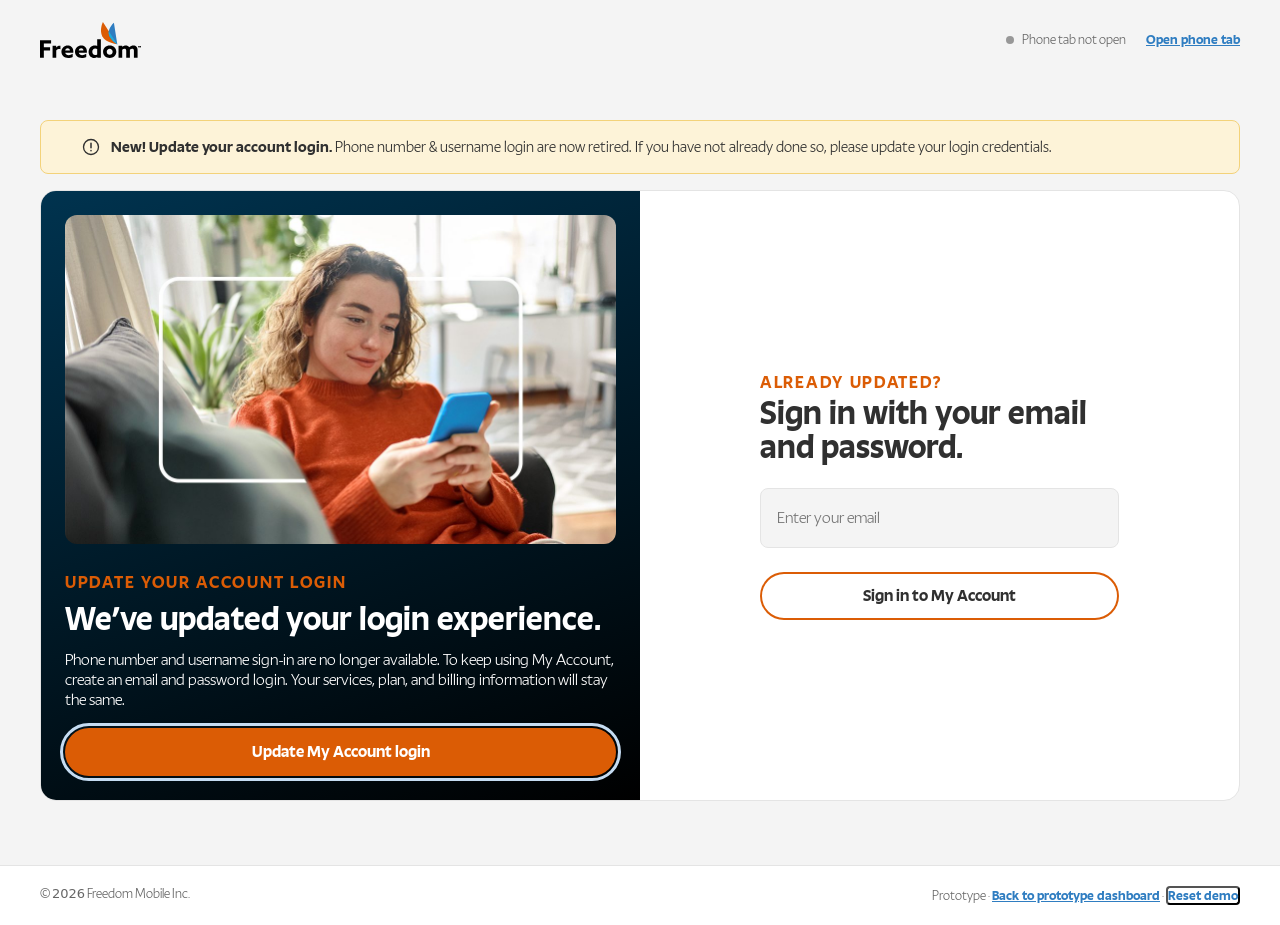
<file: push-mfa/desktop-password/index.html>
<!DOCTYPE html>
<html lang="en">
<head>
<meta charset="UTF-8">
<meta name="viewport" content="width=device-width, initial-scale=1">
<meta name="robots" content="noindex">
<title>This prototype has moved</title>
<link rel="canonical" href="../../mobile-app/push-mfa/desktop-password/">
<script>
  // Preserve any query string and hash-based deep link (e.g. #/inbox/offer).
  location.replace("../../mobile-app/push-mfa/desktop-password/" + location.search + location.hash);
</script>
<meta http-equiv="refresh" content="0; url=../../mobile-app/push-mfa/desktop-password/">
<style>
  body { margin:0; font-family: system-ui, -apple-system, "Segoe UI", Arial, sans-serif;
         background:#f5f5f5; color:#1f2430; display:flex; align-items:center;
         justify-content:center; min-height:100vh; }
  .box { background:#fff; border:1px solid #e2e4e7; border-radius:12px;
         padding:28px 32px; max-width:420px; text-align:center; }
  h1 { margin:0 0 8px; font-size:19px; }
  p  { margin:0; font-size:14px; color:#4e5a66; }
  a  { color:#1970c3; font-weight:600; }
</style>
</head>
<body>
  <div class="box">
    <h1>This prototype has moved</h1>
    <p>Redirecting&hellip; if nothing happens, <a href="../../mobile-app/push-mfa/desktop-password/">open it here</a>.</p>
  </div>
</body>
</html>
</file>
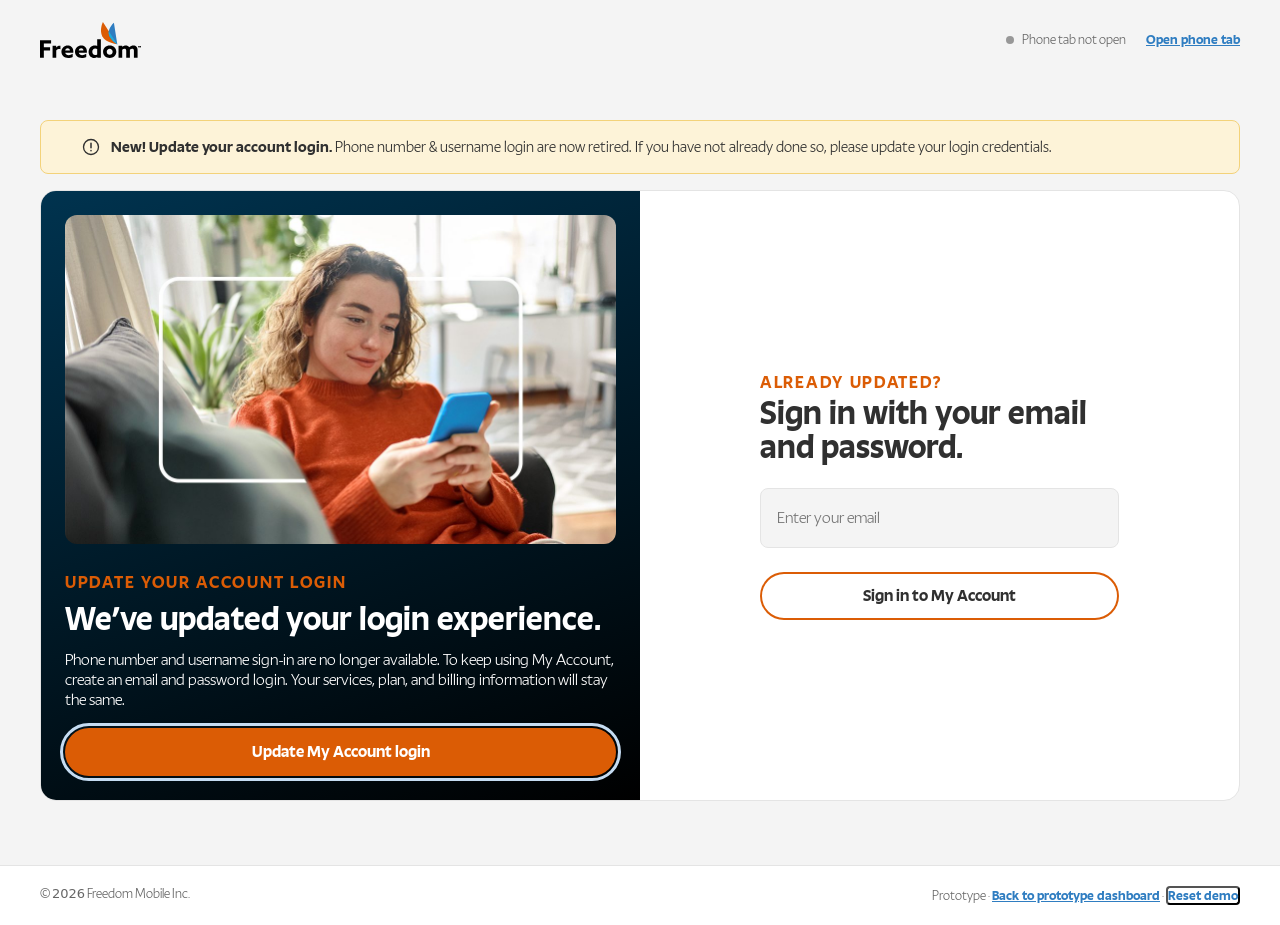
<file: push-mfa/desktop/index.html>
<!DOCTYPE html>
<html lang="en">
<head>
<meta charset="UTF-8">
<meta name="viewport" content="width=device-width, initial-scale=1">
<meta name="robots" content="noindex">
<title>This prototype has moved</title>
<link rel="canonical" href="../../mobile-app/push-mfa/desktop/">
<script>
  // Preserve any query string and hash-based deep link (e.g. #/inbox/offer).
  location.replace("../../mobile-app/push-mfa/desktop/" + location.search + location.hash);
</script>
<meta http-equiv="refresh" content="0; url=../../mobile-app/push-mfa/desktop/">
<style>
  body { margin:0; font-family: system-ui, -apple-system, "Segoe UI", Arial, sans-serif;
         background:#f5f5f5; color:#1f2430; display:flex; align-items:center;
         justify-content:center; min-height:100vh; }
  .box { background:#fff; border:1px solid #e2e4e7; border-radius:12px;
         padding:28px 32px; max-width:420px; text-align:center; }
  h1 { margin:0 0 8px; font-size:19px; }
  p  { margin:0; font-size:14px; color:#4e5a66; }
  a  { color:#1970c3; font-weight:600; }
</style>
</head>
<body>
  <div class="box">
    <h1>This prototype has moved</h1>
    <p>Redirecting&hellip; if nothing happens, <a href="../../mobile-app/push-mfa/desktop/">open it here</a>.</p>
  </div>
</body>
</html>
</file>
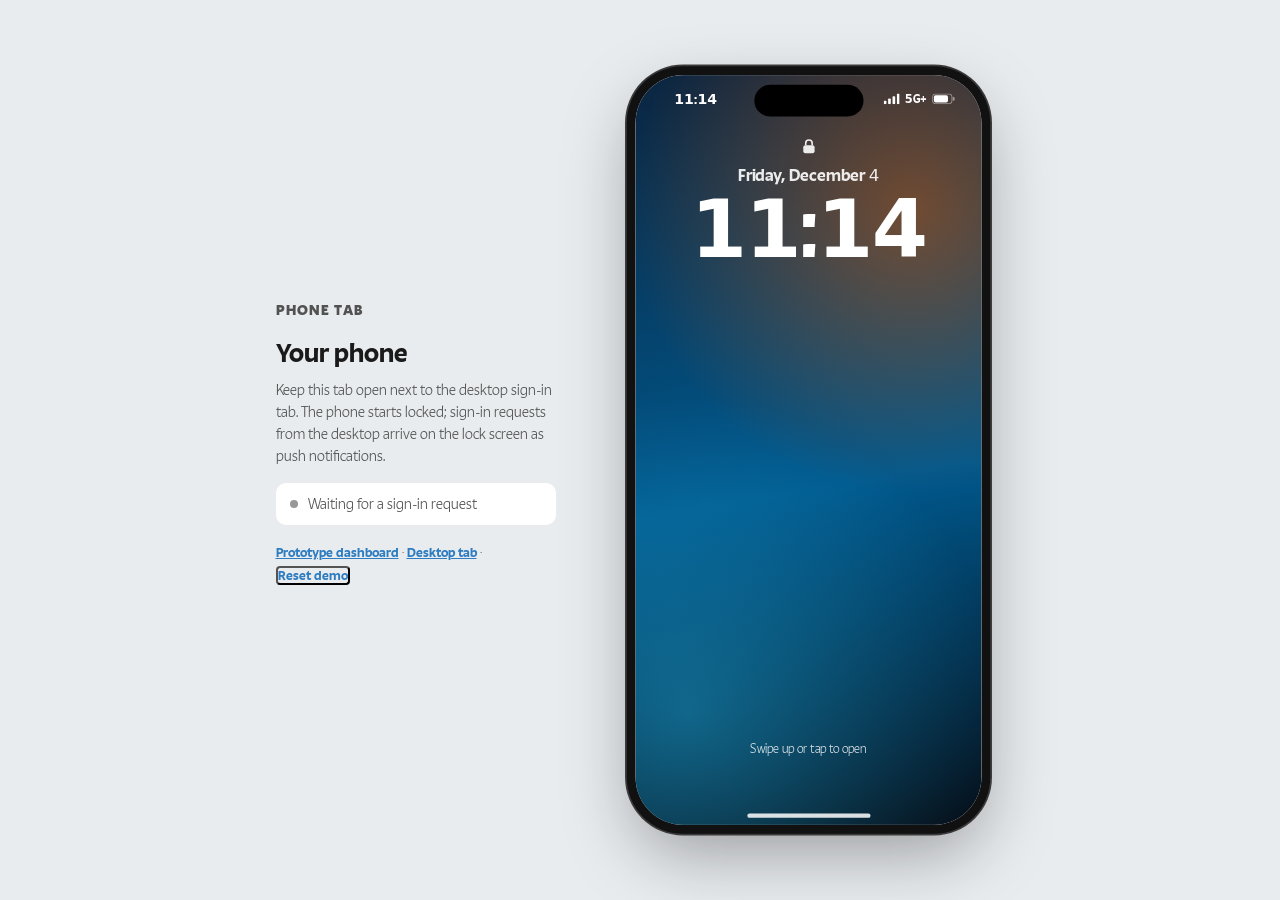
<file: push-mfa/mobile/index.html>
<!DOCTYPE html>
<html lang="en">
<head>
<meta charset="UTF-8">
<meta name="viewport" content="width=device-width, initial-scale=1">
<meta name="robots" content="noindex">
<title>This prototype has moved</title>
<link rel="canonical" href="../../mobile-app/push-mfa/mobile/">
<script>
  // Preserve any query string and hash-based deep link (e.g. #/inbox/offer).
  location.replace("../../mobile-app/push-mfa/mobile/" + location.search + location.hash);
</script>
<meta http-equiv="refresh" content="0; url=../../mobile-app/push-mfa/mobile/">
<style>
  body { margin:0; font-family: system-ui, -apple-system, "Segoe UI", Arial, sans-serif;
         background:#f5f5f5; color:#1f2430; display:flex; align-items:center;
         justify-content:center; min-height:100vh; }
  .box { background:#fff; border:1px solid #e2e4e7; border-radius:12px;
         padding:28px 32px; max-width:420px; text-align:center; }
  h1 { margin:0 0 8px; font-size:19px; }
  p  { margin:0; font-size:14px; color:#4e5a66; }
  a  { color:#1970c3; font-weight:600; }
</style>
</head>
<body>
  <div class="box">
    <h1>This prototype has moved</h1>
    <p>Redirecting&hellip; if nothing happens, <a href="../../mobile-app/push-mfa/mobile/">open it here</a>.</p>
  </div>
</body>
</html>
</file>
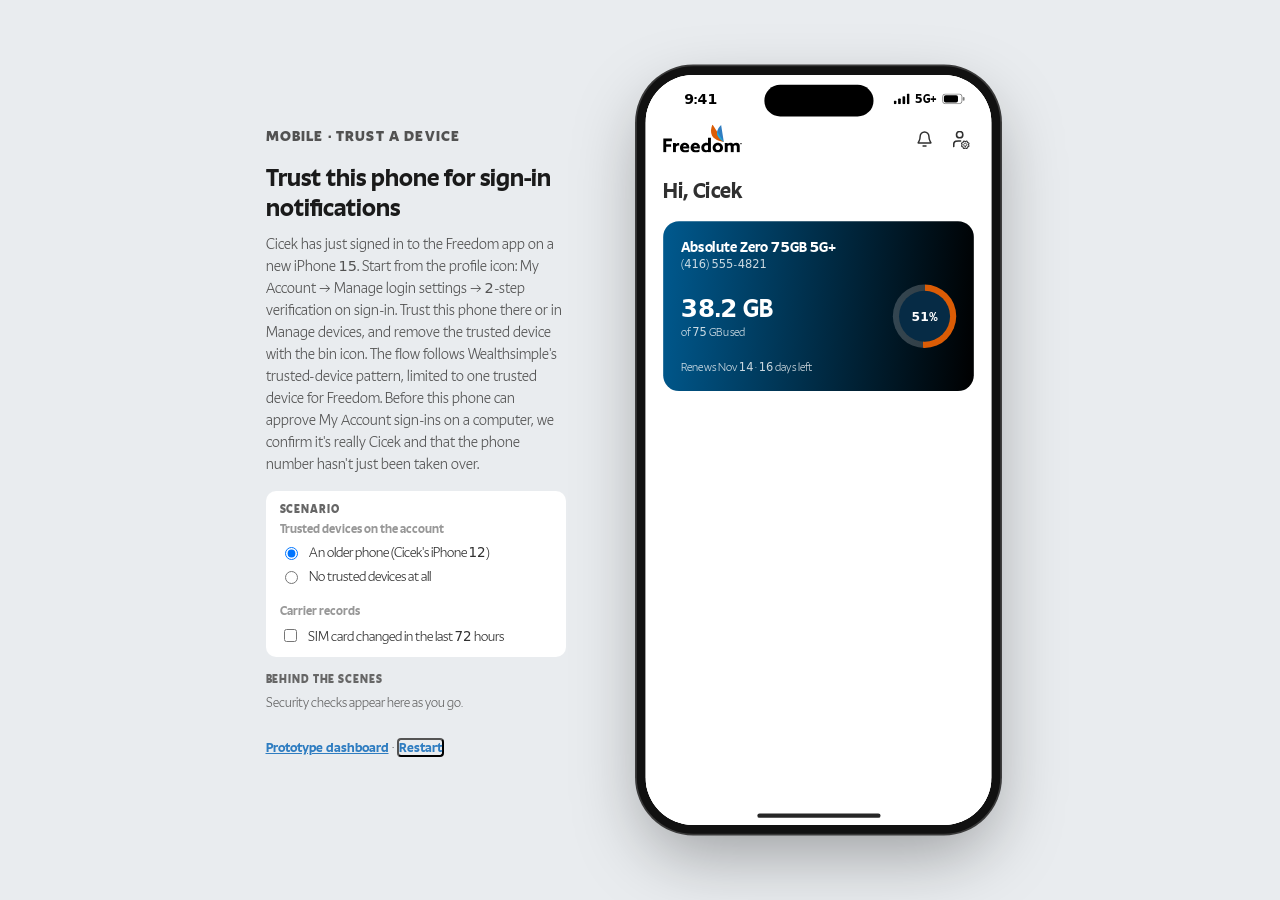
<file: push-mfa/trust/index.html>
<!DOCTYPE html>
<html lang="en">
<head>
<meta charset="UTF-8">
<meta name="viewport" content="width=device-width, initial-scale=1">
<meta name="robots" content="noindex">
<title>This prototype has moved</title>
<link rel="canonical" href="../../mobile-app/push-mfa/trust/">
<script>
  // Preserve any query string and hash-based deep link (e.g. #/inbox/offer).
  location.replace("../../mobile-app/push-mfa/trust/" + location.search + location.hash);
</script>
<meta http-equiv="refresh" content="0; url=../../mobile-app/push-mfa/trust/">
<style>
  body { margin:0; font-family: system-ui, -apple-system, "Segoe UI", Arial, sans-serif;
         background:#f5f5f5; color:#1f2430; display:flex; align-items:center;
         justify-content:center; min-height:100vh; }
  .box { background:#fff; border:1px solid #e2e4e7; border-radius:12px;
         padding:28px 32px; max-width:420px; text-align:center; }
  h1 { margin:0 0 8px; font-size:19px; }
  p  { margin:0; font-size:14px; color:#4e5a66; }
  a  { color:#1970c3; font-weight:600; }
</style>
</head>
<body>
  <div class="box">
    <h1>This prototype has moved</h1>
    <p>Redirecting&hellip; if nothing happens, <a href="../../mobile-app/push-mfa/trust/">open it here</a>.</p>
  </div>
</body>
</html>
</file>
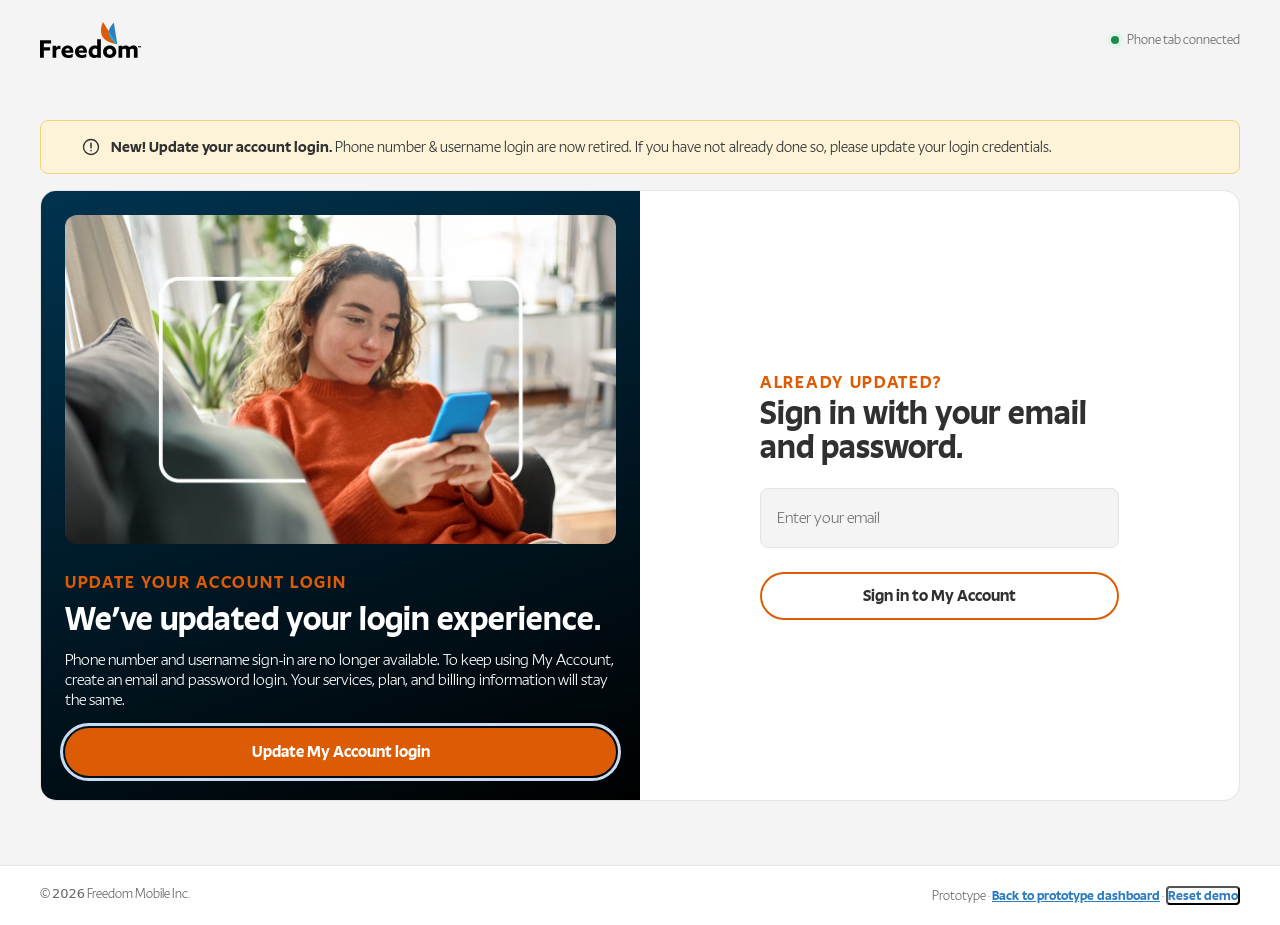
<file: mobile-app/push-mfa/desktop-password/index.html>
<!DOCTYPE html>
<html lang="en">
<head>
  <meta charset="utf-8" />
  <meta name="viewport" content="width=device-width, initial-scale=1" />
  <title>Freedom Mobile — Sign in to My Account (option 1)</title>
  <link rel="stylesheet" href="../shared/base.css" />
  <link rel="stylesheet" href="desktop.css" />
</head>
<body>
  <!-- Figma: okta file seO6L6bEAG3C7R8kq9oAte, page "Flow 2 - Sign in" (1228:10139) + RBC push MFA page 4822:3857 -->
  <header class="site-header">
    <a class="site-logo" href="#" aria-label="Freedom Mobile"><img src="../assets/freedom-logo.svg" alt="" /></a>
    <div class="site-header-right">
      <span class="phone-status" id="phone-status" title="Status of the mobile tab">
        <span class="dot"></span><span id="phone-status-text">Phone tab not open</span>
      </span>
      <a class="btn-link" id="open-phone" href="../mobile/" target="freedom-push-mfa-mobile">Open phone tab</a>
      <button class="pill-back" type="button" id="header-back" data-action="back-to-start">Back</button>
    </div>
  </header>

  <main class="auth-main" id="auth-main">
    <!-- Landing (okta 8157:25579) -->
    <section class="landing" id="step-identify">
      <div class="notice" role="note">
        <svg viewBox="0 0 24 24" width="20" height="20" aria-hidden="true"><circle cx="12" cy="12" r="9" fill="none" stroke="currentColor" stroke-width="1.6"/><path d="M12 7.5v5.5M12 16.2v.3" stroke="currentColor" stroke-width="1.8" stroke-linecap="round"/></svg>
        <span><strong>New! Update your account login.</strong> Phone number &amp; username login are now retired. If you have not already done so, please update your login credentials.</span>
      </div>
      <div class="landing-card">
        <div class="landing-promo">
          <div class="landing-art" role="img" aria-label="Customer smiling while using her phone on the couch"></div>
          <p class="eyebrow">Update your account login</p>
          <h2>We’ve updated your login experience.</h2>
          <p>Phone number and username sign-in are no longer available. To keep using My Account, create an email and password login. Your services, plan, and billing information will stay the same.</p>
          <button class="btn btn-primary btn-block" type="button" onclick="return false">Update My Account login</button>
        </div>
        <form class="landing-form" id="identify-form" novalidate>
          <p class="eyebrow">Already updated?</p>
          <h1>Sign in with your email and password.</h1>
          <label class="ffield">
            <span class="ffield-label">Email</span>
            <input id="email" type="email" autocomplete="username" placeholder="Enter your email" required />
          </label>
          <p class="field-error" id="email-error" hidden>Enter a valid email address.</p>
          <button class="btn btn-outline btn-block" type="submit">Sign in to My Account</button>
        </form>
      </div>
    </section>

    <!-- Sign in (okta 1242:7384) -->
    <section class="auth-card" id="step-password" hidden>
      <h1>Sign in</h1>
      <p class="bar-lead">Please enter your email and password.</p>
      <form id="password-form" novalidate>
        <div class="ffield filled">
          <span class="ffield-label">Email</span>
          <span class="ffield-value" id="identity-chip"></span>
          <button type="button" class="ffield-icon" data-action="back-to-start" aria-label="Change email">
            <svg viewBox="0 0 24 24" width="18" height="18"><path d="M6 6l12 12M18 6L6 18" stroke="currentColor" stroke-width="1.6" stroke-linecap="round"/></svg>
          </button>
        </div>
        <label class="ffield filled">
          <span class="ffield-label">Password</span>
          <input id="password" type="password" autocomplete="current-password" value="Freedom2026!" required />
          <button type="button" class="ffield-icon" id="show-password" aria-label="Show password">
            <svg viewBox="0 0 24 24" width="20" height="20"><path d="M2.5 12s3.5-6 9.5-6 9.5 6 9.5 6-3.5 6-9.5 6-9.5-6-9.5-6z" fill="none" stroke="currentColor" stroke-width="1.5"/><circle cx="12" cy="12" r="2.6" fill="none" stroke="currentColor" stroke-width="1.5"/></svg>
          </button>
        </label>
        <a href="#" class="chev-link" onclick="return false">Forgot password?</a>
        <button class="btn btn-primary btn-block" type="submit">Continue</button>
      </form>
      <div class="auth-links">
        <span>Need help? <a href="#" class="chev-link" onclick="return false">Message an agent</a></span>
        <span>New to Freedom? <a href="#" class="chev-link" onclick="return false">Create an account</a></span>
      </div>
    </section>

    <!-- Push sent (RBC 4822:4512, Freedom styling) -->
    <section class="auth-card center" id="step-push" hidden>
      <div class="bell-icon" aria-hidden="true">
        <svg viewBox="0 0 24 24" width="40" height="40"><path d="M6 16.5V11a6 6 0 0 1 12 0v5.5l1.5 2h-15l1.5-2z" fill="none" stroke="currentColor" stroke-width="1.4" stroke-linejoin="round"/><path d="M10 20.5a2 2 0 0 0 4 0" fill="none" stroke="currentColor" stroke-width="1.4"/><path d="M12 3v2" stroke="currentColor" stroke-width="1.4" stroke-linecap="round"/></svg>
      </div>
      <h1>Check your device with the Freedom app</h1>
      <p class="lead">To verify your identity, look for a notification from the Freedom app on <strong id="push-device">your primary mobile device</strong> and tap <strong>Allow</strong>. <strong>You have 2 minutes before it expires.</strong></p>
      <div class="push-status" id="push-status" role="status" aria-live="polite">
        <span class="spinner" aria-hidden="true"></span>
        <span>Waiting for your approval · <strong id="push-countdown">2:00</strong></span>
      </div>
      <div class="stack">
        <button class="btn btn-outline btn-block" type="button" id="try-sms">I didn’t get a notification</button>
        <button class="btn-link" type="button" id="resend-push">Resend notification</button>
        <button class="btn-link" type="button" data-action="back-to-start">Cancel</button>
      </div>
      <p class="demo-note" id="push-tip">Prototype tip: switch to the phone tab to see the notification.</p>
    </section>

    <!-- 2-step verification options (App Architecture 4847:3858, RBC "Didn't get a notification") -->
    <section class="auth-card options-card" id="step-options" hidden>
      <div class="options-head">
        <h1>2-step verification</h1>
        <p class="bar-lead">Please select an option to help us verify your identity.</p>
      </div>
      <ul class="option-list">
        <li id="opt-push-row"><button type="button" class="option" id="opt-push">
          <svg viewBox="0 0 24 24" width="24" height="24" aria-hidden="true"><path d="M6 16.5V11a6 6 0 0 1 12 0v5.5l1.5 2h-15l1.5-2z" fill="none" stroke="currentColor" stroke-width="1.5" stroke-linejoin="round"/><path d="M10 20.5a2 2 0 0 0 4 0" fill="none" stroke="currentColor" stroke-width="1.5"/></svg>
          <span>Send a notification to your device</span></button></li>
        <li><button type="button" class="option" id="opt-sms">
          <svg viewBox="0 0 24 24" width="24" height="24" aria-hidden="true"><path d="M4 5h16v11H10l-4 3.5V16H4z" fill="none" stroke="currentColor" stroke-width="1.5" stroke-linejoin="round"/></svg>
          <span>Text or email me a one-time code</span></button></li>
      </ul>
      <button class="btn-link options-cancel" type="button" data-action="back-to-start">Cancel</button>
    </section>

    <!-- Account verification: choose code channel (okta 4326:12100) -->
    <section class="auth-card" id="step-mfa" hidden>
      <h1>Account verification</h1>
      <p class="bar-lead">How do you want to receive your security code?</p>
      <form id="mfa-form" novalidate>
        <label class="ffield choice">
          <span class="ffield-label">Phone number</span>
          <span class="ffield-value">(***) ***-**21</span>
          <input type="radio" name="code-channel" value="sms" checked />
          <span class="choice-mark" aria-hidden="true"></span>
        </label>
        <label class="ffield choice">
          <span class="ffield-label">Email</span>
          <span class="ffield-value" id="mfa-email"></span>
          <input type="radio" name="code-channel" value="email" />
          <span class="choice-mark" aria-hidden="true"></span>
        </label>
        <button class="btn btn-primary btn-block" type="submit">Continue</button>
      </form>
      <div class="auth-links">
        <span>Need help? <a href="#" class="chev-link" onclick="return false">Message an agent</a></span>
      </div>
    </section>

    <!-- Account verification (okta 1242:8200) -->
    <section class="auth-card" id="step-sms" hidden>
      <h1>Account verification</h1>
      <p class="bar-lead" id="sms-lead">We sent a code to (***) ***-**21</p>
      <form id="sms-form" novalidate>
        <label class="ffield">
          <span class="ffield-label">Enter code</span>
          <input id="sms-code" inputmode="numeric" maxlength="6" autocomplete="one-time-code" required />
        </label>
        <p class="field-error" id="sms-error" hidden>That code doesn't match. Check the <span id="sms-error-src">text message</span> and try again.</p>
        <p class="resend-row">Didn’t get a code? <button class="u-link" type="button" id="resend-sms">Resend</button></p>
        <button class="btn btn-primary btn-block" type="submit">Continue</button>
      </form>
      <div class="auth-links">
        <button class="chev-link" type="button" id="back-to-push">Send a notification to the Freedom app instead</button>
        <span>Need help? <a href="#" class="chev-link" onclick="return false">Message an agent</a></span>
      </div>
      <p class="demo-note" id="code-tip">Prototype tip: the text message arrives on the phone tab.</p>
    </section>

    <!-- Denied -->
    <section class="auth-card center" id="step-denied" hidden>
      <div class="result-icon result-error" aria-hidden="true">
        <svg viewBox="0 0 24 24" width="28" height="28"><path d="M7 7l10 10M17 7L7 17" stroke="currentColor" stroke-width="2" stroke-linecap="round"/></svg>
      </div>
      <h1>Sign-in not allowed</h1>
      <p class="lead">This sign-in was declined on your phone and reported as unusual activity. For your security, please reset your password.</p>
      <div class="stack">
        <button class="btn btn-primary btn-block" type="button" onclick="return false">Reset password</button>
        <button class="btn-link" type="button" data-action="back-to-start">Back to sign in</button>
      </div>
    </section>

    <!-- Expired -->
    <section class="auth-card center" id="step-expired" hidden>
      <div class="result-icon result-warn" aria-hidden="true">
        <svg viewBox="0 0 24 24" width="28" height="28"><circle cx="12" cy="12" r="8.5" fill="none" stroke="currentColor" stroke-width="1.8"/><path d="M12 7.5V12l3 2" stroke="currentColor" stroke-width="1.8" stroke-linecap="round" fill="none"/></svg>
      </div>
      <h1>Time’s up</h1>
      <p class="lead">Your notification has expired. Send a new one to the Freedom app, or get a code by text message.</p>
      <div class="stack">
        <button class="btn btn-primary btn-block" type="button" id="expired-resend">Send a new notification</button>
        <button class="btn btn-outline btn-block" type="button" id="expired-sms">Text or email me a one-time code</button>
      </div>
    </section>

    <!-- Success (RBC 4822:4509) -->
    <section class="auth-card center success-card" id="step-approved" hidden>
      <div class="result-icon result-success" aria-hidden="true">
        <svg viewBox="0 0 24 24" width="28" height="28"><path d="M6 12.5l4 4L18 8" stroke="currentColor" stroke-width="2" stroke-linecap="round" stroke-linejoin="round" fill="none"/></svg>
      </div>
      <h1>Success!</h1>
      <p class="lead">Taking you to My Account…</p>
    </section>
  </main>

  <!-- Signed-in My Account -->
  <main class="account" id="account" hidden>
    <div class="account-inner">
      <div class="account-top">
        <div>
          <p class="eyebrow">My Account</p>
          <h1>Hi, Cicek</h1>
        </div>
        <button class="btn btn-outline" type="button" id="sign-out">Sign out</button>
      </div>
      <div class="signin-banner" role="status">
        <svg viewBox="0 0 24 24" width="20" height="20" aria-hidden="true"><path d="M12 3l7 3v5c0 4.5-3 8.3-7 10-4-1.7-7-5.5-7-10V6l7-3z" fill="none" stroke="currentColor" stroke-width="1.8"/><path d="M8.5 12l2.5 2.5 4.5-5" fill="none" stroke="currentColor" stroke-width="1.8" stroke-linecap="round"/></svg>
        <span id="signin-banner-text">Signed in with approval from your Freedom app.</span>
      </div>
      <div class="account-grid">
        <article class="tile">
          <p class="tile-label">My bill</p>
          <div class="bill-band"><span>Upcoming payment:</span><strong>$170<sup>.63</sup></strong></div>
          <p class="tile-meta">Auto Pay: <b class="on">ON</b> · Withdrawn on Jan. 07, 2026</p>
        </article>
        <article class="tile">
          <p class="tile-label">My usage</p>
          <p class="tile-value">45GB used <span class="muted">/ 50GB total</span></p>
          <div class="meter"><span style="width: 90%"></span></div>
          <p class="tile-meta">Your plan data will reset in 11 day(s).</p>
        </article>
        <article class="tile">
          <p class="tile-label">My plan</p>
          <p class="tile-value">Can-U.S.-Mex 50GB + 5G</p>
          <p class="tile-meta">$45/mo. · (416) 721-8594</p>
        </article>
      </div>
    </div>
  </main>

  <footer class="site-footer">
    <span>© 2026 Freedom Mobile Inc.</span>
    <span>Prototype · <a href="../" class="btn-link">Back to prototype dashboard</a> · <button class="btn-link" type="button" id="reset-demo">Reset demo</button></span>
  </footer>

  <script src="../shared/sync.js"></script>
  <script src="desktop.js"></script>
</body>
</html>
</file>
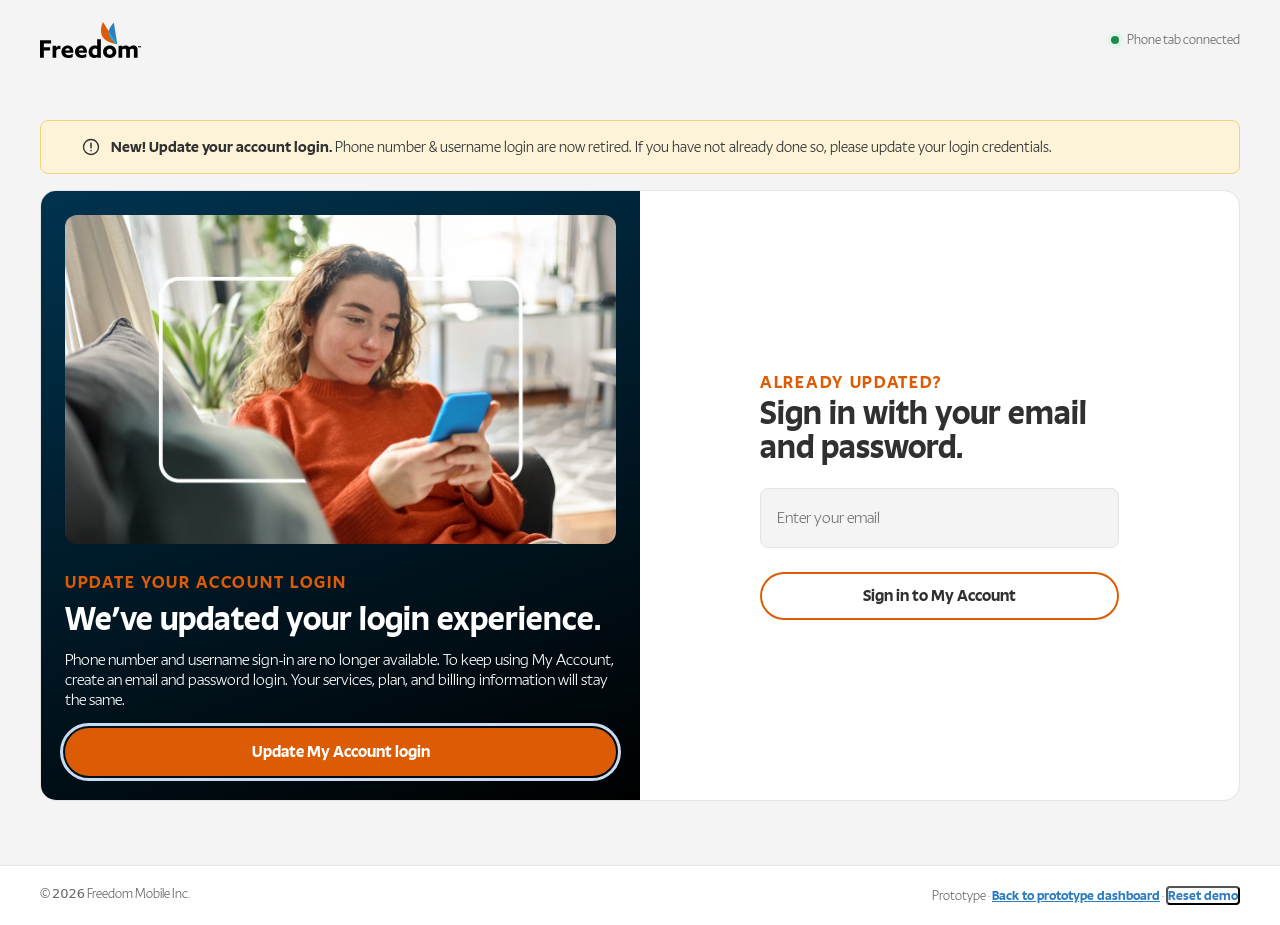
<file: mobile-app/push-mfa/desktop/index.html>
<!DOCTYPE html>
<html lang="en">
<head>
  <meta charset="utf-8" />
  <meta name="viewport" content="width=device-width, initial-scale=1" />
  <title>Freedom Mobile — Sign in to My Account</title>
  <link rel="stylesheet" href="../shared/base.css" />
  <link rel="stylesheet" href="desktop.css" />
</head>
<body>
  <!-- Figma: okta file seO6L6bEAG3C7R8kq9oAte, page "Flow 2 - Sign in" (1228:10139) + RBC push MFA page 4822:3857 -->
  <header class="site-header">
    <a class="site-logo" href="#" aria-label="Freedom Mobile"><img src="../assets/freedom-logo.svg" alt="" /></a>
    <div class="site-header-right">
      <span class="phone-status" id="phone-status" title="Status of the mobile tab">
        <span class="dot"></span><span id="phone-status-text">Phone tab not open</span>
      </span>
      <a class="btn-link" id="open-phone" href="../mobile/" target="freedom-push-mfa-mobile">Open phone tab</a>
      <button class="pill-back" type="button" id="header-back" data-action="back-to-start">Back</button>
    </div>
  </header>

  <main class="auth-main" id="auth-main">
    <!-- Landing (okta 8157:25579) -->
    <section class="landing" id="step-identify">
      <div class="notice" role="note">
        <svg viewBox="0 0 24 24" width="20" height="20" aria-hidden="true"><circle cx="12" cy="12" r="9" fill="none" stroke="currentColor" stroke-width="1.6"/><path d="M12 7.5v5.5M12 16.2v.3" stroke="currentColor" stroke-width="1.8" stroke-linecap="round"/></svg>
        <span><strong>New! Update your account login.</strong> Phone number &amp; username login are now retired. If you have not already done so, please update your login credentials.</span>
      </div>
      <div class="landing-card">
        <div class="landing-promo">
          <div class="landing-art" role="img" aria-label="Customer smiling while using her phone on the couch"></div>
          <p class="eyebrow">Update your account login</p>
          <h2>We’ve updated your login experience.</h2>
          <p>Phone number and username sign-in are no longer available. To keep using My Account, create an email and password login. Your services, plan, and billing information will stay the same.</p>
          <button class="btn btn-primary btn-block" type="button" onclick="return false">Update My Account login</button>
        </div>
        <form class="landing-form" id="identify-form" novalidate>
          <p class="eyebrow">Already updated?</p>
          <h1>Sign in with your email and password.</h1>
          <label class="ffield">
            <span class="ffield-label">Email</span>
            <input id="email" type="email" autocomplete="username" placeholder="Enter your email" required />
          </label>
          <p class="field-error" id="email-error" hidden>Enter a valid email address.</p>
          <button class="btn btn-outline btn-block" type="submit">Sign in to My Account</button>
        </form>
      </div>
    </section>

    <!-- Push sent (RBC 4822:4512, Freedom styling) -->
    <section class="auth-card center" id="step-push" hidden>
      <div class="bell-icon" aria-hidden="true">
        <svg viewBox="0 0 24 24" width="40" height="40"><path d="M6 16.5V11a6 6 0 0 1 12 0v5.5l1.5 2h-15l1.5-2z" fill="none" stroke="currentColor" stroke-width="1.4" stroke-linejoin="round"/><path d="M10 20.5a2 2 0 0 0 4 0" fill="none" stroke="currentColor" stroke-width="1.4"/><path d="M12 3v2" stroke="currentColor" stroke-width="1.4" stroke-linecap="round"/></svg>
      </div>
      <h1>Check your device with the Freedom app</h1>
      <p class="lead">To verify your identity, look for a notification from the Freedom app on <strong id="push-device">your primary mobile device</strong> and tap <strong>Allow</strong>. <strong>You have 2 minutes before it expires.</strong></p>
      <div class="push-status" id="push-status" role="status" aria-live="polite">
        <span class="spinner" aria-hidden="true"></span>
        <span>Waiting for your approval · <strong id="push-countdown">2:00</strong></span>
      </div>
      <div class="stack">
        <button class="btn btn-outline btn-block" type="button" id="try-sms">I didn’t get a notification</button>
        <button class="btn-link" type="button" id="resend-push">Resend notification</button>
        <button class="btn-link" type="button" data-action="back-to-start">Cancel</button>
      </div>
      <p class="demo-note" id="push-tip">Prototype tip: switch to the phone tab to see the notification.</p>
    </section>

    <!-- 2-step verification options (App Architecture 4847:3858, RBC "Didn't get a notification") -->
    <section class="auth-card options-card" id="step-options" hidden>
      <div class="options-head">
        <h1>2-step verification</h1>
        <p class="bar-lead">Please select an option to help us verify your identity.</p>
      </div>
      <ul class="option-list">
        <li id="opt-push-row"><button type="button" class="option" id="opt-push">
          <svg viewBox="0 0 24 24" width="24" height="24" aria-hidden="true"><path d="M6 16.5V11a6 6 0 0 1 12 0v5.5l1.5 2h-15l1.5-2z" fill="none" stroke="currentColor" stroke-width="1.5" stroke-linejoin="round"/><path d="M10 20.5a2 2 0 0 0 4 0" fill="none" stroke="currentColor" stroke-width="1.5"/></svg>
          <span>Send a notification to your device</span></button></li>
        <li><button type="button" class="option" id="opt-sms">
          <svg viewBox="0 0 24 24" width="24" height="24" aria-hidden="true"><path d="M4 5h16v11H10l-4 3.5V16H4z" fill="none" stroke="currentColor" stroke-width="1.5" stroke-linejoin="round"/></svg>
          <span>Text or email me a one-time code</span></button></li>
      </ul>
      <button class="btn-link options-cancel" type="button" data-action="back-to-start">Cancel</button>
    </section>

    <!-- Account verification: choose code channel (okta 4326:12100) -->
    <section class="auth-card" id="step-mfa" hidden>
      <h1>Account verification</h1>
      <p class="bar-lead">How do you want to receive your security code?</p>
      <form id="mfa-form" novalidate>
        <label class="ffield choice" id="mfa-push-row">
          <span class="ffield-label">Phone notification</span>
          <span class="ffield-value" id="mfa-push-device">Your trusted device</span>
          <input type="radio" name="code-channel" value="push" checked />
          <span class="choice-mark" aria-hidden="true"></span>
        </label>
        <label class="ffield choice">
          <span class="ffield-label">Phone number</span>
          <span class="ffield-value">(***) ***-**21</span>
          <input type="radio" name="code-channel" value="sms" />
          <span class="choice-mark" aria-hidden="true"></span>
        </label>
        <label class="ffield choice">
          <span class="ffield-label">Email</span>
          <span class="ffield-value" id="mfa-email"></span>
          <input type="radio" name="code-channel" value="email" />
          <span class="choice-mark" aria-hidden="true"></span>
        </label>
        <button class="btn btn-primary btn-block" type="submit">Continue</button>
      </form>
      <div class="auth-links">
        <span>Need help? <a href="#" class="chev-link" onclick="return false">Message an agent</a></span>
      </div>
    </section>

    <!-- Account verification (okta 1242:8200) -->
    <section class="auth-card" id="step-sms" hidden>
      <h1>Account verification</h1>
      <p class="bar-lead" id="sms-lead">We sent a code to (***) ***-**21</p>
      <form id="sms-form" novalidate>
        <label class="ffield">
          <span class="ffield-label">Enter code</span>
          <input id="sms-code" inputmode="numeric" maxlength="6" autocomplete="one-time-code" required />
        </label>
        <p class="field-error" id="sms-error" hidden>That code doesn't match. Check the <span id="sms-error-src">text message</span> and try again.</p>
        <p class="resend-row">Didn’t get a code? <button class="u-link" type="button" id="resend-sms">Resend</button></p>
        <button class="btn btn-primary btn-block" type="submit">Continue</button>
      </form>
      <div class="auth-links">
        <button class="chev-link" type="button" id="back-to-push">Send a notification to the Freedom app instead</button>
        <span>Need help? <a href="#" class="chev-link" onclick="return false">Message an agent</a></span>
      </div>
      <p class="demo-note" id="code-tip">Prototype tip: the text message arrives on the phone tab.</p>
    </section>

    <!-- Denied -->
    <section class="auth-card center" id="step-denied" hidden>
      <div class="result-icon result-error" aria-hidden="true">
        <svg viewBox="0 0 24 24" width="28" height="28"><path d="M7 7l10 10M17 7L7 17" stroke="currentColor" stroke-width="2" stroke-linecap="round"/></svg>
      </div>
      <h1>Sign-in not allowed</h1>
      <p class="lead">This sign-in was declined on your phone and reported as unusual activity. For your security, please reset your password.</p>
      <div class="stack">
        <button class="btn btn-primary btn-block" type="button" onclick="return false">Reset password</button>
        <button class="btn-link" type="button" data-action="back-to-start">Back to sign in</button>
      </div>
    </section>

    <!-- Expired -->
    <section class="auth-card center" id="step-expired" hidden>
      <div class="result-icon result-warn" aria-hidden="true">
        <svg viewBox="0 0 24 24" width="28" height="28"><circle cx="12" cy="12" r="8.5" fill="none" stroke="currentColor" stroke-width="1.8"/><path d="M12 7.5V12l3 2" stroke="currentColor" stroke-width="1.8" stroke-linecap="round" fill="none"/></svg>
      </div>
      <h1>Time’s up</h1>
      <p class="lead">Your notification has expired. Send a new one to the Freedom app, or get a code by text message.</p>
      <div class="stack">
        <button class="btn btn-primary btn-block" type="button" id="expired-resend">Send a new notification</button>
        <button class="btn btn-outline btn-block" type="button" id="expired-sms">Text or email me a one-time code</button>
      </div>
    </section>

    <!-- Success (RBC 4822:4509) -->
    <section class="auth-card center success-card" id="step-approved" hidden>
      <div class="result-icon result-success" aria-hidden="true">
        <svg viewBox="0 0 24 24" width="28" height="28"><path d="M6 12.5l4 4L18 8" stroke="currentColor" stroke-width="2" stroke-linecap="round" stroke-linejoin="round" fill="none"/></svg>
      </div>
      <h1>Success!</h1>
      <p class="lead">Taking you to My Account…</p>
    </section>
  </main>

  <!-- Signed-in My Account -->
  <main class="account" id="account" hidden>
    <div class="account-inner">
      <div class="account-top">
        <div>
          <p class="eyebrow">My Account</p>
          <h1>Hi, Cicek</h1>
        </div>
        <button class="btn btn-outline" type="button" id="sign-out">Sign out</button>
      </div>
      <div class="signin-banner" role="status">
        <svg viewBox="0 0 24 24" width="20" height="20" aria-hidden="true"><path d="M12 3l7 3v5c0 4.5-3 8.3-7 10-4-1.7-7-5.5-7-10V6l7-3z" fill="none" stroke="currentColor" stroke-width="1.8"/><path d="M8.5 12l2.5 2.5 4.5-5" fill="none" stroke="currentColor" stroke-width="1.8" stroke-linecap="round"/></svg>
        <span id="signin-banner-text">Signed in with approval from your Freedom app.</span>
      </div>
      <div class="account-grid">
        <article class="tile">
          <p class="tile-label">My bill</p>
          <div class="bill-band"><span>Upcoming payment:</span><strong>$170<sup>.63</sup></strong></div>
          <p class="tile-meta">Auto Pay: <b class="on">ON</b> · Withdrawn on Jan. 07, 2026</p>
        </article>
        <article class="tile">
          <p class="tile-label">My usage</p>
          <p class="tile-value">45GB used <span class="muted">/ 50GB total</span></p>
          <div class="meter"><span style="width: 90%"></span></div>
          <p class="tile-meta">Your plan data will reset in 11 day(s).</p>
        </article>
        <article class="tile">
          <p class="tile-label">My plan</p>
          <p class="tile-value">Can-U.S.-Mex 50GB + 5G</p>
          <p class="tile-meta">$45/mo. · (416) 721-8594</p>
        </article>
      </div>
    </div>
  </main>

  <footer class="site-footer">
    <span>© 2026 Freedom Mobile Inc.</span>
    <span>Prototype · <a href="../" class="btn-link">Back to prototype dashboard</a> · <button class="btn-link" type="button" id="reset-demo">Reset demo</button></span>
  </footer>

  <script src="../shared/sync.js"></script>
  <script src="desktop.js"></script>
</body>
</html>
</file>
<file: mobile-app/biometric-login/base.css>
/* Freedom tokens shared with notifications-inbox (App Architecture Figma). */
@font-face { font-family: "Ambra Sans"; src: url("assets/fonts/Ambra-Sans-Book-trial.ttf") format("truetype"); unicode-range: U+0000-002F, U+003A-10FFFF; font-weight: 400; }
@font-face { font-family: "Ambra Sans"; src: url("assets/fonts/Ambra-Sans-Bold-trial.ttf") format("truetype"); unicode-range: U+0000-002F, U+003A-10FFFF; font-weight: 500 700; }
@font-face { font-family: "Ambra Sans"; src: url("assets/fonts/Ambra-Sans-Extrabold-trial.ttf") format("truetype"); unicode-range: U+0000-002F, U+003A-10FFFF; font-weight: 800; }

:root {
  --greyscale-100: #1a1a1a;
  --greyscale-200: #303030;
  --greyscale-400: #525252;
  --greyscale-500: #666666;
  --greyscale-700: #989898;
  --greyscale-800: #cfcfcf;
  --greyscale-900: #e4e4e4;
  --greyscale-950: #f4f4f4;
  --greyscale-999: #ffffff;
  --brand-orange: #db5c05;
  --brand-orange-dark: #b84c03;
  --freedom-blue: #2f7dc1;
  --freedom-blue-dark: #00598e;
  --freedom-cyan: #21abd9;
  --focus-blue: #c5dcf2;
  --success: #1f8a4c;
  --success-bg: #e3f4ea;
  --error-red: #c8102e;
  --error-bg: #fbe7ea;
  --gradient-dark: linear-gradient(94.43deg, #00598e 0.23%, #000000 100%);
  --font-stack: "Ambra Sans", "Segoe UI", system-ui, -apple-system, Arial, sans-serif;
}

* { box-sizing: border-box; }
[hidden] { display: none !important; }

body {
  margin: 0;
  font-family: var(--font-stack);
  color: var(--greyscale-200);
  -webkit-font-smoothing: antialiased;
}

button { font-family: inherit; }

.btn {
  display: inline-flex;
  align-items: center;
  justify-content: center;
  gap: 8px;
  min-height: 48px;
  padding: 12px 24px;
  border: 0;
  border-radius: 100px;
  font-size: 16px;
  font-weight: 700;
  line-height: 20px;
  cursor: pointer;
  text-decoration: none;
  transition: background 0.15s ease, transform 0.1s ease;
}
.btn:active { transform: scale(0.98); }
.btn:focus-visible { outline: 3px solid var(--focus-blue); outline-offset: 2px; }
.btn-primary { background: var(--brand-orange); color: #fff; }
.btn-primary:hover { background: var(--brand-orange-dark); }
.btn-secondary { background: #fff; color: var(--greyscale-200); box-shadow: inset 0 0 0 1.5px var(--greyscale-200); }
.btn-secondary:hover { background: var(--greyscale-950); }
.btn-dark { background: var(--gradient-dark); color: #fff; }
.btn-link { min-height: 0; padding: 0; background: none; color: var(--freedom-blue); font-weight: 700; border-radius: 4px; }
.btn-link:hover { text-decoration: underline; }
.btn-block { width: 100%; }

.demo-note {
  font-size: 12px;
  line-height: 16px;
  color: var(--greyscale-500);
}
.btn-outline { background: #fff; color: var(--greyscale-200); box-shadow: inset 0 0 0 2px var(--brand-orange); font-weight: 500; }
.btn-outline:hover { background: #fff5ee; }
</file>
<file: mobile-app/biometric-login/app.css>
body {
  display: flex; align-items: center; justify-content: center; gap: 48px;
  min-height: 100vh; padding: 24px; background: #e9ecef;
}

/* Side panels */
.side-note { width: 280px; }
.crumb { display: inline-block; margin-bottom: 22px; font-size: 13px; }
.side-eyebrow { margin: 0 0 6px; font-size: 12px; font-weight: 800; letter-spacing: .08em; text-transform: uppercase; color: var(--brand-orange); }
.side-note h1 { margin: 0 0 10px; font-size: 26px; line-height: 32px; color: var(--greyscale-100); }
.side-note p { margin: 0 0 16px; font-size: 14.5px; line-height: 22px; color: var(--greyscale-400); }
.side-steps { margin: 0 0 20px; padding: 0; list-style: none; counter-reset: s; }
.side-steps li { position: relative; padding: 6px 0 6px 34px; font-size: 13.5px; line-height: 19px; color: var(--greyscale-500); counter-increment: s; }
.side-steps li::before { content: counter(s); position: absolute; left: 0; top: 5px; width: 22px; height: 22px; border-radius: 50%; background: #fff; color: var(--greyscale-500); font-size: 12px; font-weight: 700; line-height: 22px; text-align: center; }
.side-steps li.active { color: var(--greyscale-100); font-weight: 700; }
.side-steps li.active::before { background: var(--brand-orange); color: #fff; }
.side-steps li.past::before { content: "✓"; background: var(--success-bg); color: var(--success); }
.side-block { padding: 14px; margin-bottom: 14px; border-radius: 12px; background: #fff; }
.side-label { margin: 0 0 8px !important; font-size: 12px !important; font-weight: 800; letter-spacing: .06em; text-transform: uppercase; color: var(--greyscale-500) !important; }
.side-hint { margin: 10px 0 0 !important; font-size: 12.5px !important; line-height: 18px !important; }
.seg { display: flex; padding: 3px; border-radius: 10px; background: var(--greyscale-950); }
.seg button { flex: 1; padding: 7px 0; border: 0; border-radius: 8px; background: none; font-size: 14px; font-weight: 700; color: var(--greyscale-500); cursor: pointer; }
.seg button[aria-checked="true"] { background: #fff; color: var(--greyscale-100); box-shadow: 0 1px 3px rgba(0,0,0,.12); }
.side-links { font-size: 13px; }
.side-links .btn-link { border: 0; font-size: 13px; cursor: pointer; }

.notes { width: 330px; max-height: 852px; overflow-y: auto; padding: 22px; border-radius: 16px; background: #fff; font-size: 13.5px; line-height: 20px; color: var(--greyscale-400); }
.notes h2 { margin: 0 0 14px; font-size: 20px; color: var(--greyscale-100); }
.notes h3 { margin: 16px 0 4px; font-size: 14px; color: var(--greyscale-100); }
.notes p, .notes ul { margin: 0 0 8px; }
.notes ul { padding-left: 18px; }
.notes code { padding: 1px 4px; border-radius: 4px; background: var(--greyscale-950); font-size: 12px; }
.notes pre { margin: 0 0 8px; padding: 10px 12px; border-radius: 10px; background: #e9e9eb; font: 12.5px/18px ui-monospace, Menlo, Consolas, monospace; color: #000; white-space: pre-wrap; }
@media (max-width: 1240px) { .notes { display: none; } .notes.open { display: block; position: fixed; z-index: 100; right: 16px; top: 16px; bottom: 16px; max-height: none; box-shadow: 0 20px 60px rgba(0,0,0,.25); } }
@media (max-width: 820px) { .side-note { display: none; } body { padding: 0; } }

/* Device frame */
.device {
  position: relative; flex: 0 0 auto; width: 393px; height: 852px; overflow: hidden;
  border-radius: 54px; background: #fff;
  box-shadow: 0 0 0 10px #111, 0 0 0 12px #3a3a3a, 0 30px 80px rgba(0, 0, 0, .35);
}
@media (max-height: 900px) { .device { transform: scale(.88); transform-origin: center; } }
.device.android { border-radius: 34px; }
.device.android .sb-island { width: 14px; height: 14px; margin-left: -7px; top: 18px; border-radius: 50%; }

.status-bar {
  position: absolute; z-index: 30; top: 0; left: 0; right: 0;
  display: flex; align-items: center; justify-content: space-between;
  height: 54px; padding: 0 30px 0 44px; pointer-events: none;
  color: #000; font-size: 16px; font-weight: 700; transition: color .2s;
}
.status-bar.light { color: #fff; }
.sb-island { position: absolute; left: 50%; top: 11px; width: 124px; height: 36px; margin-left: -62px; border-radius: 20px; background: #000; }
.sb-icons { display: flex; align-items: center; gap: 6px; }
.sb-carrier { font-size: 13px; }
.home-indicator { position: absolute; z-index: 80; bottom: 8px; left: 50%; width: 140px; height: 5px; margin-left: -70px; padding: 0; border: 0; border-radius: 3px; background: #000; opacity: .85; pointer-events: none; }
.home-indicator.light { background: #fff; }

.screen { position: absolute; inset: 0; display: flex; flex-direction: column; overflow-y: auto; background: #fff; }
.screen.slide { animation: slide-in .24s ease; }
.screen.slide-back { animation: slide-back .24s ease; }
@keyframes slide-in { from { transform: translateX(30%); opacity: .4; } }
@keyframes slide-back { from { transform: translateX(-30%); opacity: .4; } }
@keyframes fade { from { opacity: 0; } }

/* Splash */
.splash {
  position: absolute; z-index: 25; inset: 0; display: flex; align-items: center; justify-content: center;
  background: radial-gradient(circle at 0 0, rgba(0, 121, 193, .9), rgba(0, 32, 56, .6) 32%, transparent 60%), #000;
}
.splash img { width: 92px; height: 122px; animation: splash-wings 1.3s ease both; }
.splash.leaving { animation: splash-out .25s ease forwards; }
@keyframes splash-wings { 0% { opacity: 0; transform: scale(.8); } 30% { opacity: 1; transform: none; } 70% { transform: scale(1.04); } 100% { transform: none; } }
@keyframes splash-out { to { opacity: 0; } }

/* 1. Welcome (first launch) */
.welcome { background: linear-gradient(170deg, #00334f 0%, #001726 45%, #000 100%); color: #fff; overflow-x: hidden; }
.welcome-main { flex: 1; padding: 74px 16px 24px; }
.welcome-logo { display: block; height: 28px; width: auto; margin: 0 0 22px 14px; }
.welcome-art { aspect-ratio: 1104 / 660; border-radius: 12px; background: #0b2540 url("assets/pre-login-banner.jpg") center / cover no-repeat; }
.welcome-main h1 { margin: 22px 0 8px; font-size: 20px; line-height: 25px; font-weight: 700; }
.welcome-main p { margin: 0 0 20px; font-size: 13px; line-height: 17px; }
.welcome-foot { padding: 18px 16px 44px; border-top: 1px solid rgba(255, 255, 255, .15); text-align: center; }
.welcome-foot p { margin: 0 0 14px; font-size: 15px; }
.welcome-outline { background: transparent; color: #fff; box-shadow: inset 0 0 0 1.5px var(--brand-orange); }

/* 2. Bottom drawer */
.drawer-backdrop { position: absolute; z-index: 56; inset: 0; display: flex; align-items: flex-end; background: rgba(0,0,0,.4); animation: fade .25s; }
.drawer-backdrop.leaving { animation: fade .25s reverse forwards; }
.drawer { position: relative; width: 100%; padding: 28px 22px 40px; border-radius: 18px 18px 0 0; background: #fff; animation: sheet-up .4s cubic-bezier(.2, .8, .2, 1); }
.drawer-backdrop.leaving .drawer { animation: sheet-down .25s ease forwards; }
@keyframes sheet-up { from { transform: translateY(100%); } }
@keyframes sheet-down { to { transform: translateY(100%); } }
.drawer-close { position: absolute; top: 14px; right: 14px; padding: 4px; border: 0; background: none; color: var(--freedom-blue); cursor: pointer; }
.drawer-eyebrow { margin: 6px 0 4px; font-size: 13px; letter-spacing: .04em; text-transform: uppercase; color: var(--brand-orange); }
.drawer h2 { margin: 0 0 20px; font-size: 22px; line-height: 26px; font-weight: 500; color: #000; }
.drawer-input { width: 100%; height: 50px; margin-bottom: 22px; padding: 0 12px; border: 1px solid var(--greyscale-900); border-radius: 6px; background: var(--greyscale-950); font: inherit; font-size: 14px; }
.drawer-input:focus { outline: 2px solid var(--freedom-blue); outline-offset: -1px; }
.drawer .field-error { margin: -16px 0 14px; }
.drawer-update { display: flex; align-items: center; justify-content: center; gap: 8px; width: 100%; margin-top: 16px; padding: 4px; border: 0; background: none; font: inherit; font-size: 14px; color: var(--freedom-blue); cursor: pointer; }
.drawer-update::after { content: ""; width: 7px; height: 7px; border: solid var(--brand-orange); border-width: 2px 2px 0 0; transform: rotate(45deg); }

/* 3-5. Sign-in flow (white header + card) */
.flow { background: var(--greyscale-950); }
.flow-head { flex: 0 0 auto; display: flex; align-items: center; justify-content: space-between; padding: 58px 16px 12px 20px; background: #fff; }
.flow-head img { height: 28px; width: auto; }
.back-pill { min-height: 32px; padding: 6px 16px; border: 0; border-radius: 100px; background: var(--brand-orange); color: #fff; font: inherit; font-size: 15px; cursor: pointer; }
.back-pill:hover { background: var(--brand-orange-dark); }
.flow-body { padding: 24px 16px 40px; }
.card { padding: 24px 24px 26px; border: 1px solid var(--greyscale-900); border-radius: 20px; background: #fff; }
.card h1 { margin: 0 0 12px; font-size: 20px; line-height: 26px; font-weight: 500; color: var(--greyscale-400); }
.lede { margin: 0 0 18px; padding-left: 10px; border-left: 2px solid var(--brand-orange); font-size: 14.5px; line-height: 20px; color: var(--greyscale-400); }

.field { position: relative; display: flex; flex-direction: column; justify-content: center; min-height: 55px; margin-bottom: 16px; padding: 8px 46px 8px 16px; border: 1px solid var(--greyscale-900); border-radius: 12px; background: var(--greyscale-950); cursor: text; transition: border-color .15s, box-shadow .15s; }
.field:focus-within, .field.focus { border-color: var(--freedom-blue); box-shadow: 0 0 0 1px var(--freedom-blue); }
.field.invalid { border-color: var(--error-red); box-shadow: 0 0 0 1px var(--error-red); }
.field-label { display: none; font-size: 12.5px; line-height: 16px; color: var(--greyscale-400); }
.field.filled .field-label { display: block; }
.field input[type="email"], .field input[type="password"], .field input[type="text"] { width: 100%; padding: 0; border: 0; background: none; font: inherit; font-size: 15px; line-height: 22px; color: var(--greyscale-400); outline: none; }
.field input::placeholder { color: var(--greyscale-400); }
.field.filled input::placeholder { color: transparent; }
.field input[type="password"] { letter-spacing: .25em; }
.field-icon { position: absolute; right: 12px; top: 50%; display: flex; padding: 4px; border: 0; background: none; color: var(--greyscale-700); transform: translateY(-50%); cursor: pointer; }
.field-error { margin: -6px 0 12px; font-size: 12.5px; line-height: 17px; color: var(--error-red); }
.field-ok { display: flex; align-items: center; gap: 6px; margin: -6px 0 12px; font-size: 12.5px; color: var(--success); animation: fade .2s; }
.text-link { padding: 0; border: 0; background: none; font: inherit; font-size: 13.5px; font-weight: 700; color: var(--freedom-blue); cursor: pointer; }
.text-link:hover { text-decoration: underline; }
.card > .text-link { display: block; margin: 0 0 22px; }
.text-link.chev { display: inline-flex; align-items: center; gap: 10px; font-size: 14px; }
.text-link.chev::after { content: ""; width: 8px; height: 8px; border: solid var(--brand-orange); border-width: 1.6px 1.6px 0 0; transform: rotate(45deg); }
.help-row { margin: 18px 0 0; text-align: center; font-size: 14px; color: var(--greyscale-400); }
.help-row + .help-row { margin-top: 10px; }
.card .btn-primary { min-height: 48px; }
.btn.loading { pointer-events: none; opacity: .85; }
.btn.loading::before { content: ""; width: 16px; height: 16px; border: 2px solid rgba(255,255,255,.4); border-top-color: #fff; border-radius: 50%; animation: spin .7s linear infinite; }
@keyframes spin { to { transform: rotate(360deg); } }

.option { cursor: pointer; padding-right: 60px; }
.option .field-label { display: block; }
.option-value { font-size: 15px; line-height: 22px; color: var(--greyscale-400); }
.option input { position: absolute; opacity: 0; pointer-events: none; }
.radio { position: absolute; right: 18px; top: 50%; width: 26px; height: 26px; margin-top: -13px; border: 2px solid var(--greyscale-700); border-radius: 50%; background: #fff; }
.option:has(input:checked) { border-color: var(--brand-orange); box-shadow: 0 0 0 1px var(--brand-orange); background: #fff; }
.option:has(input:checked) .radio { border-color: var(--brand-orange); }
.option:has(input:checked) .radio::after { content: ""; position: absolute; inset: 4px; border-radius: 50%; background: var(--brand-orange); }
.option:has(input:focus-visible) { outline: 3px solid var(--focus-blue); outline-offset: 2px; }

.code-field input[type="text"] { cursor: text; }
.code-field.filled input { letter-spacing: .3em; font-size: 17px; color: var(--greyscale-200); }
.code-field.focus::after { content: ""; position: absolute; left: calc(16px + var(--caret, 0px)); bottom: 12px; width: 2px; height: 20px; background: var(--freedom-blue); animation: blink 1s steps(1) infinite; }
.code-field.filled.focus::after { bottom: 9px; }
.code-field.autofilled { background: #fffbe6; transition: background 1.2s; }
@keyframes blink { 50% { opacity: 0; } }
.resend { margin: 0 0 20px; font-size: 14px; color: var(--greyscale-400); }

.signin-notice {
  position: absolute; z-index: 3; top: 110px; left: 6px; right: 6px; display: flex; align-items: flex-start; gap: 8px;
  padding: 10px 12px; border: 1px solid #f2c94c; border-radius: 6px; background: #fff7dc; color: var(--greyscale-200);
  box-shadow: 0 4px 12px rgba(0, 0, 0, .25); animation: notice-drop 1s cubic-bezier(.2, .8, .2, 1) 1.6s both;
}
.signin-notice svg { flex: 0 0 auto; margin-top: 1px; }
.signin-notice p { flex: 1; margin: 0; font-size: 12px; line-height: 16px; }
.signin-notice strong { display: block; margin-bottom: 4px; font-size: 12px; }
.signin-notice-close { flex: 0 0 auto; padding: 0; border: 0; background: none; color: var(--greyscale-500); cursor: pointer; }
@keyframes notice-drop { from { opacity: 0; transform: translateY(-150px); } to { opacity: 1; transform: none; } }

/* Phone lock + home screens */
.os-lock, .os-home { overflow: hidden; color: #fff; animation: fade-in .25s ease; }
.os-lock {
  align-items: center; padding: 64px 12px 70px; cursor: pointer;
  background:
    radial-gradient(circle at 80% 18%, rgba(219, 92, 5, .5), transparent 42%),
    radial-gradient(circle at 15% 85%, rgba(33, 171, 217, .45), transparent 45%),
    linear-gradient(170deg, #0b2540 0%, #00598e 55%, #050b14 100%);
}
.lock-glyph { margin-top: 6px; opacity: .9; }
.lock-date { margin: 10px 0 0; font-size: 19px; font-weight: 500; opacity: .9; }
.lock-time { margin: 0; font-size: 92px; font-weight: 700; line-height: 100px; letter-spacing: -.02em; }
.lock-spacer { flex: 1; }
.lock-unlock { margin-top: 12px; padding: 8px 16px; border: 0; background: none; color: #fff; font: inherit; font-size: 14px; opacity: .85; cursor: pointer; }
.os-home {
  padding: 70px 24px 0;
  background:
    radial-gradient(circle at 85% 12%, rgba(219, 92, 5, .55), transparent 40%),
    radial-gradient(circle at 10% 80%, rgba(33, 171, 217, .55), transparent 45%),
    linear-gradient(160deg, #00598e 0%, #0b2540 60%, #050b14 100%);
}
@keyframes fade-in { from { opacity: 0; transform: scale(1.03); } to { opacity: 1; transform: none; } }
.os-widget { margin: 10px 4px 28px; }
.os-widget p { margin: 0; }
.os-widget-date { font-size: 17px; font-weight: 500; opacity: .85; }
.os-widget-time { font-size: 76px; font-weight: 700; line-height: 84px; letter-spacing: -.02em; }
.os-grid { display: grid; grid-template-columns: repeat(4, 1fr); gap: 26px 8px; }
.os-app { display: flex; flex-direction: column; align-items: center; gap: 6px; padding: 0; border: 0; background: none; color: #fff; font: inherit; font-size: 12px; cursor: pointer; }
.os-app:active .os-icon { transform: scale(.92); }
.os-icon { position: relative; display: flex; align-items: center; justify-content: center; width: 62px; height: 62px; border-radius: 15px; box-shadow: 0 2px 6px rgba(0,0,0,.25); transition: transform .1s; }
.i-calendar { background: #fff; font-size: 28px; }
.i-calendar b { font-weight: 500; color: #111; }
.i-photos { background: conic-gradient(#ff9500, #ffcc00, #34c759, #5ac8fa, #af52de, #ff2d55, #ff9500); }
.i-camera { background: linear-gradient(#d1d1d6, #8e8e93); }
.i-camera::after { content: ""; width: 26px; height: 26px; border-radius: 50%; border: 5px solid #333; background: #555; }
.i-mail { background: linear-gradient(#5ac8fa, #007aff); }
.i-mail::after { content: ""; width: 32px; height: 22px; border-radius: 3px; background: #fff; }
.i-maps { background: linear-gradient(135deg, #a8e063 0%, #a8e063 45%, #f5f5f5 46%, #f5f5f5 54%, #5ac8fa 55%); }
.i-weather { background: linear-gradient(#4facfe, #1c6dd0); }
.i-weather::after { content: ""; width: 26px; height: 26px; border-radius: 50%; background: #ffd60a; box-shadow: 10px 8px 0 -2px #fff; }
.i-clock { background: #111; }
.i-clock::after { content: ""; width: 40px; height: 40px; border-radius: 50%; background: #fff; }
.i-freedom { background: #000 url("assets/freedom-app-icon.png") center / cover no-repeat; }
.i-phone, .i-messages { background: linear-gradient(#65d36e, #2fb344); }
.i-safari { background: linear-gradient(#fff, #e5e5ea); }
.i-safari::after { content: ""; width: 40px; height: 40px; border-radius: 50%; background: radial-gradient(circle, #fff 20%, #1a8cff 22%); }
.i-messages::after { content: ""; width: 34px; height: 28px; border-radius: 50%; background: #fff; }
.i-music { background: linear-gradient(#ff5e7e, #fa233b); }
.os-dock { position: absolute; left: 12px; right: 12px; bottom: 26px; display: flex; justify-content: space-around; padding: 14px 10px; border-radius: 32px; background: rgba(255,255,255,.22); backdrop-filter: blur(20px); }

/* 6. Signed in: Freedom app Overview */
.done { display: block; background: var(--greyscale-950); animation: fade .3s; }
.ov-sticky { position: sticky; top: 0; z-index: 5; }
.ov-top { display: flex; align-items: center; justify-content: space-between; padding: 54px 16px 10px 20px; background: #fff; }
.ov-top img { height: 34px; width: auto; }
.ov-body { padding: 4px 16px 8px; }
.ov-hi { margin: 18px 0 10px; font-size: 20px; font-weight: 700; color: var(--greyscale-100); }
.ov-line { display: inline-flex; align-items: center; gap: 10px; margin-bottom: 18px; padding: 7px 12px; border: 1px solid var(--greyscale-900); border-radius: 6px; background: #fff; font: inherit; font-size: 14.5px; color: var(--greyscale-200); }
.ov-line svg { color: var(--brand-orange); }
.ov-card { margin-bottom: 18px; padding: 20px 18px; border: 1px solid var(--greyscale-900); border-radius: 18px; background: #fff; }
.ov-card .btn + .btn { margin-top: 10px; }
.ov-eyebrow { margin: 0 0 8px; font-size: 14px; letter-spacing: .04em; text-transform: uppercase; color: var(--greyscale-500); }
.ov-amount { margin: 0 0 14px; font-size: 22px; font-weight: 800; color: var(--greyscale-100); }
.ov-dl { margin: 0 0 18px; font-size: 14px; color: var(--greyscale-400); }
.ov-dl dt { font-weight: 700; }
.ov-dl dd { margin: 4px 0 12px; }
.ov-link { display: table; margin: 14px 0 0; color: var(--greyscale-200); font-size: 14.5px; text-decoration: none; border-bottom: 2px solid var(--greyscale-400); }
.ov-center { margin: 12px auto 0; }
.ov-h { margin: 22px 0 12px; font-size: 19px; line-height: 25px; font-weight: 700; color: var(--greyscale-100); }
.ov-sub { margin: -6px 0 14px; font-size: 13.5px; line-height: 20px; color: var(--greyscale-500); }
.ov-usage { margin: 0 0 10px; font-size: 13.5px; color: var(--greyscale-500); }
.ov-usage strong { font-size: 20px; font-weight: 800; color: var(--greyscale-100); }
.ov-hs { margin: 0 0 12px; font-size: 13.5px; line-height: 21px; color: var(--greyscale-500); }
.ov-hs b { color: var(--greyscale-400); }
.ov-bar { height: 14px; border-radius: 3px; background: var(--greyscale-900); overflow: hidden; }
.ov-bar span { display: block; height: 100%; border-radius: 3px; background: var(--brand-orange); }
.ov-pct { margin: 12px 0 18px; font-size: 13.5px; color: var(--greyscale-500); }
.ov-card hr { margin: 0 0 22px; border: 0; border-top: 1px solid var(--greyscale-900); }
.ov-title { margin: 0 0 14px; font-size: 18px; line-height: 25px; font-weight: 700; color: var(--greyscale-100); }
.ov-more { display: inline-flex; align-items: center; gap: 6px; margin-bottom: 16px; color: var(--greyscale-400); font-size: 14px; text-decoration: none; }
.ov-more svg { color: var(--brand-orange); }
.ov-price { margin: 0 0 10px; font-size: 14px; color: var(--greyscale-500); }
.ov-price strong { font-size: 22px; font-weight: 800; color: var(--greyscale-100); }
.ov-fine { margin: 0 0 12px; font-size: 12.5px; color: var(--greyscale-500); }
.ov-note { margin: 0 0 16px; font-size: 14px; line-height: 20px; color: var(--greyscale-400); }
.ov-help { padding: 26px 22px 18px; background: #fff; text-align: center; }
.ov-help h2 { margin: 0 0 16px; font-size: 19px; line-height: 25px; color: var(--greyscale-100); }
.ov-help ul { margin: 0; padding: 0; list-style: none; text-align: left; }
.ov-help li { display: flex; align-items: center; justify-content: space-between; padding: 14px 0; border-bottom: 1px solid var(--greyscale-950); font-size: 14.5px; color: var(--greyscale-200); }
.ov-help li svg { color: var(--freedom-blue-dark); }
.ov-pass { padding-top: 18px; padding-bottom: 40px; }
.ov-foot { padding: 30px 16px 34px; background: #000; color: #fff; }
.ov-acc { display: flex; align-items: center; justify-content: space-between; width: 100%; padding: 16px 0; border: 0; border-bottom: 1px solid #333; background: none; color: #fff; font: inherit; font-size: 15px; letter-spacing: .1em; text-transform: uppercase; text-align: left; }
.ov-foot-row { display: flex; align-items: center; justify-content: space-between; padding: 26px 0 22px; border-bottom: 1px solid #333; }
.ov-feedback { padding: 10px 14px; border: 2px solid #fff; background: none; color: #fff; font: inherit; font-size: 13px; font-weight: 700; }
.ov-social { display: flex; gap: 14px; }
.ov-copy { margin: 18px 0 0; font-size: 13px; color: #ddd; }

/* Notification banner (Messages / Mail) */
.push-banner {
  position: absolute; z-index: 70; top: 12px; left: 10px; right: 10px;
  display: flex; align-items: flex-start; gap: 10px; padding: 12px 14px;
  border: 0; border-radius: 22px; background: rgba(60, 60, 62, .86); backdrop-filter: blur(24px);
  box-shadow: 0 8px 28px rgba(0, 0, 0, .28); text-align: left; cursor: pointer; font: inherit;
  animation: banner-in .45s cubic-bezier(.2, 1.2, .3, 1);
}
.push-banner.leaving { animation: banner-out .3s ease forwards; }
@keyframes banner-in { from { transform: translateY(-140%); } to { transform: none; } }
@keyframes banner-out { to { transform: translateY(-140%); opacity: 0; } }
.pb-icon { position: relative; flex: 0 0 auto; display: flex; align-items: center; justify-content: center; width: 38px; height: 38px; margin-top: 2px; border-radius: 9px; background: linear-gradient(#65d36e, #2fb344); }
.pb-icon::after { content: ""; width: 24px; height: 19px; border-radius: 50%; background: #fff; }
.pb-icon::before { content: ""; position: absolute; left: 10px; bottom: 9px; border: 4px solid transparent; border-top-color: #fff; border-left-color: #fff; transform: rotate(-20deg); }
.pb-icon.mail { background: linear-gradient(#5ac8fa, #007aff); }
.pb-icon.mail::after { width: 24px; height: 17px; border-radius: 3px; }
.pb-icon.mail::before { display: none; }
.pb-body { flex: 1; display: flex; flex-direction: column; min-width: 0; font-size: 14px; line-height: 19px; color: #fff; }
.pb-top { display: flex; justify-content: space-between; gap: 8px; }
.pb-top strong { font-weight: 700; }
.pb-top span { font-size: 12.5px; color: rgba(255,255,255,.6); }
.pb-text { display: -webkit-box; -webkit-line-clamp: 2; -webkit-box-orient: vertical; overflow: hidden; }
.device.android .push-banner { top: 40px; left: 8px; right: 8px; border-radius: 18px; background: #2b2d31; }
.device.android .pb-icon { width: 32px; height: 32px; border-radius: 50%; background: #1a73e8; }
.device.android .pb-icon::after { width: 18px; height: 14px; }

/* iOS number pad + QuickType bar */
.keypad { position: absolute; z-index: 60; left: 0; right: 0; bottom: 0; padding: 0 6px 34px; border-radius: 26px 26px 0 0; background: #d1d3d9; animation: sheet-up .28s cubic-bezier(.2, .8, .2, 1); }
.keypad.leaving { animation: sheet-down .22s ease forwards; }
.qt-bar { position: relative; display: flex; align-items: center; justify-content: center; height: 54px; }
.qt-suggest { display: flex; flex-direction: column; align-items: center; justify-content: center; min-width: 200px; height: 46px; padding: 0 18px; border: 0; border-radius: 10px; background: none; font-family: -apple-system, "SF Pro Text", "Segoe UI", system-ui, sans-serif; color: #000; cursor: pointer; }
.qt-suggest:disabled { cursor: default; }
.qt-suggest:not(:disabled):hover, .qt-suggest:not(:disabled):active { background: rgba(255,255,255,.55); }
.qt-suggest.new { animation: qt-pop .5s ease; }
@keyframes qt-pop { 0% { opacity: 0; transform: translateY(6px); } 100% { opacity: 1; transform: none; } }
.qt-from { font-size: 13px; line-height: 16px; color: #333; }
.qt-code { font-size: 18px; line-height: 22px; letter-spacing: .04em; }
.qt-key { position: absolute; right: 14px; top: 50%; display: flex; padding-left: 16px; border-left: 1px solid #a9abb2; color: #333; transform: translateY(-50%); }
.kp-grid { display: grid; grid-template-columns: repeat(3, 1fr); gap: 7px 6px; }
.kp-grid button { display: flex; flex-direction: column; align-items: center; justify-content: center; height: 47px; padding: 0; border: 0; border-radius: 6px; background: #fff; box-shadow: 0 1px 0 #898a8d; font-family: -apple-system, "SF Pro Text", "Segoe UI", system-ui, sans-serif; font-size: 25px; line-height: 26px; color: #000; cursor: pointer; }
.kp-grid button:active { background: #b4b7bf; }
.kp-grid small { font-size: 9.5px; line-height: 11px; font-weight: 600; letter-spacing: .18em; }
.kp-grid .kp-del { background: none; box-shadow: none; }
.device.android .keypad { padding-top: 0; border-radius: 0; background: #eceff1; }
.device.android .kp-grid button { border-radius: 22px; box-shadow: none; }
.device.android .kp-grid .kp-del { background: #dde3ea; }
.device.android .qt-bar { height: 12px; }
.device.android .qt-suggest, .device.android .qt-key { display: none; }
.device.android.email-code .qt-bar { height: 54px; justify-content: flex-start; padding: 0 10px; }
.device.android.email-code .qt-suggest { display: flex; flex-direction: row; gap: 8px; min-width: 0; height: 38px; padding: 0 16px; border-radius: 19px; background: #fff; font-family: Roboto, "Segoe UI", sans-serif; }
.device.android.email-code .qt-suggest:disabled { visibility: hidden; }
.device.android.email-code .qt-from { font-size: 12px; color: #5f6368; }
.device.android.email-code .qt-code { font-size: 16px; color: #1a73e8; }

/* Android SMS User Consent sheet */
.consent-backdrop { position: absolute; z-index: 75; inset: 0; display: flex; align-items: flex-end; background: rgba(0,0,0,.45); animation: fade .2s; }
.consent { width: 100%; margin: 0 10px 18px; padding: 24px 22px 14px; border-radius: 28px; background: #fff; font-family: Roboto, "Segoe UI", system-ui, sans-serif; animation: sheet-up .3s cubic-bezier(.2, .8, .2, 1); }
.consent-icon { display: block; width: 40px; height: 40px; margin: 0 auto 14px; border-radius: 10px; background: #000 url("assets/freedom-app-icon.png") center / cover no-repeat; }
.consent h2 { margin: 0 0 14px; font-size: 18px; line-height: 24px; font-weight: 500; text-align: center; color: #1f1f1f; }
.consent-msg { margin: 0 0 18px; padding: 12px 14px; border-radius: 14px; background: #f1f3f4; font-size: 14px; line-height: 20px; color: #3c4043; white-space: pre-line; }
.consent-actions { display: flex; justify-content: flex-end; gap: 8px; }
.consent-actions button { padding: 10px 18px; border: 0; border-radius: 100px; background: none; font: inherit; font-size: 14px; font-weight: 500; color: #0b57d0; cursor: pointer; }
.consent-actions button:hover { background: #e8f0fe; }

.toast { position: absolute; z-index: 90; left: 50%; bottom: 110px; transform: translateX(-50%); padding: 10px 16px; border-radius: 100px; background: rgba(30,30,30,.9); color: #fff; font-size: 13px; white-space: nowrap; animation: fade .2s; }

/* ---------- Biometric login ---------- */
.scn-select { width: 100%; padding: 9px 10px; border: 1px solid var(--greyscale-900); border-radius: 8px; background: var(--greyscale-950); font: inherit; font-size: 13.5px; color: var(--greyscale-100); }
.sim.live { box-shadow: 0 0 0 2px var(--brand-orange); }
.sim-hint { margin: 0 0 10px !important; }
.sim-btns { display: flex; gap: 8px; }
.sim-btn { flex: 1; padding: 9px 0; border: 0; border-radius: 8px; font: inherit; font-size: 13.5px; font-weight: 700; color: #fff; cursor: pointer; }
.sim-btn.ok { background: #1f8a4c; }
.sim-btn.ko { background: #c62828; }
.sim-btn:disabled { opacity: .35; cursor: default; }
.notes .scn-table { width: 100%; margin: 4px 0 10px; border-collapse: collapse; font-size: 12.5px; line-height: 17px; }
.scn-table th, .scn-table td { padding: 6px 4px; border-bottom: 1px solid var(--greyscale-900); text-align: left; vertical-align: top; }
.scn-table td:first-child { color: var(--greyscale-500); }
.scn-table a { font-weight: 700; color: var(--freedom-blue); }

.card .btn-block + .btn-block { margin-top: 12px; }
.bio-btn { display: flex; align-items: center; justify-content: center; gap: 10px; }
.bio-ico { width: 20px; height: 20px; background: currentColor; -webkit-mask: var(--bio-mask) center / contain no-repeat; mask: var(--bio-mask) center / contain no-repeat; }
.device { --bio-mask: url("data:image/svg+xml,%3Csvg xmlns='http://www.w3.org/2000/svg' viewBox='0 0 48 48'%3E%3Cg fill='none' stroke='%23000' stroke-width='4' stroke-linecap='round'%3E%3Cpath d='M4 14V9a5 5 0 015-5h5M34 4h5a5 5 0 015 5v5M44 34v5a5 5 0 01-5 5h-5M14 44H9a5 5 0 01-5-5v-5M16 17v4M32 17v4M24 18v10h-2.5M18 33c3.5 3 8.5 3 12 0'/%3E%3C/g%3E%3C/svg%3E"); }
.device.android { --bio-mask: url("data:image/svg+xml,%3Csvg xmlns='http://www.w3.org/2000/svg' viewBox='0 0 48 48'%3E%3Cg fill='none' stroke='%23000' stroke-width='3.4' stroke-linecap='round'%3E%3Cpath d='M12 14a16 16 0 0124 0M9 24a15 15 0 0130 0v3M15 34c1.5-3 2-6 2-10a7 7 0 0114 0c0 5-.8 9-2.5 13M24 24c0 6-1.5 11-4.5 15M33 34c-.6 2.4-1.4 4.6-2.6 6.6'/%3E%3C/g%3E%3C/svg%3E"); }

.enroll { text-align: center; }
.enroll-ico { display: inline-flex; align-items: center; justify-content: center; width: 84px; height: 84px; margin: 4px 0 16px; border-radius: 50%; background: #fff1ea; color: var(--brand-orange); }
.enroll-ico .ico-fp, .device.android .enroll-ico .ico-face { display: none; }
.device.android .enroll-ico .ico-fp { display: block; }
.enroll-ico span { line-height: 0; }
.enroll-list { margin: 8px 0 22px; padding: 0; list-style: none; text-align: left; }
.enroll-list li { position: relative; padding: 8px 0 8px 28px; font-size: 14px; line-height: 20px; color: var(--greyscale-400); }
.enroll-list li::before { content: ""; position: absolute; left: 4px; top: 12px; width: 10px; height: 6px; border: solid var(--brand-orange); border-width: 0 0 2px 2px; transform: rotate(-45deg); }

.set-row { display: flex; align-items: center; gap: 12px; padding: 14px 0; border-bottom: 1px solid var(--greyscale-900); }
.set-text { flex: 1; }
.set-title { margin: 0; font-size: 15px; font-weight: 700; color: var(--greyscale-400); }
.set-sub { margin: 3px 0 0; font-size: 13px; line-height: 18px; color: var(--greyscale-500); }
.set-open { margin: 10px 0 4px; }
.switch { position: relative; flex: 0 0 auto; width: 51px; height: 31px; padding: 0; border: 0; border-radius: 16px; background: #d9d9de; cursor: pointer; transition: background .2s; }
.switch span { position: absolute; top: 2px; left: 2px; width: 27px; height: 27px; border-radius: 50%; background: #fff; box-shadow: 0 2px 4px rgba(0,0,0,.2); transition: transform .2s; }
.switch[aria-checked="true"] { background: #34c759; }
.switch[aria-checked="true"] span { transform: translateX(20px); }
.switch:disabled { opacity: .45; cursor: default; }


/* iOS Face ID HUD */
.fid-layer { position: absolute; z-index: 70; inset: 0; display: flex; align-items: center; justify-content: center; background: rgba(0,0,0,.08); }
.fid-hud { display: flex; flex-direction: column; align-items: center; justify-content: center; gap: 14px; width: 156px; height: 156px; border-radius: 30px; background: rgba(40,40,40,.82); backdrop-filter: blur(20px); -webkit-backdrop-filter: blur(20px); color: #fff; cursor: pointer; animation: fade .2s; }
.fid-label { font-size: 15px; font-weight: 600; }
.fid-check { display: none; color: #fff; }
.fid-hud.scanning .fid-face { animation: fid-pulse 1.2s ease-in-out infinite; }
.fid-hud.ok .fid-face { display: none; }
.fid-hud.ok .fid-check { display: block; animation: pop .3s; }
.fid-hud.shake { animation: shake .45s; }
.fid-face { line-height: 0; }
@keyframes fid-pulse { 50% { opacity: .55; transform: scale(.94); } }
@keyframes pop { from { transform: scale(.6); opacity: 0; } }
@keyframes shake { 20%, 60% { transform: translateX(-10px); } 40%, 80% { transform: translateX(10px); } }

/* iOS alert */
.ios-alert-layer { position: absolute; z-index: 75; inset: 0; display: flex; align-items: center; justify-content: center; background: rgba(0,0,0,.35); animation: fade .2s; }
.ios-alert { width: 270px; overflow: hidden; border-radius: 14px; background: rgba(242,242,247,.96); text-align: center; animation: pop .2s; }
.ia-face { display: block; padding-top: 18px; color: #000; line-height: 0; }
.ia-face svg { width: 40px; height: 40px; }
.ia-title { margin: 14px 16px 2px; font-size: 17px; font-weight: 600; line-height: 22px; color: #000; }
.ia-msg { margin: 0 16px 16px; font-size: 13px; line-height: 17px; color: #000; }
.ia-title + .ia-msg[hidden] + .ia-btns { margin-top: 16px; }
.ia-btns button { display: block; width: 100%; padding: 11px 8px; border: 0; border-top: .5px solid rgba(60,60,67,.3); background: none; font: 17px/22px -apple-system, "SF Pro Text", system-ui, sans-serif; color: #007aff; cursor: pointer; }
.ia-btns button.bold { font-weight: 600; }

/* Android BiometricPrompt */
.bp-layer { position: absolute; z-index: 70; inset: 0; display: flex; align-items: flex-end; background: rgba(0,0,0,.45); animation: fade .2s; }
.bp { width: 100%; padding: 24px 24px 34px; border-radius: 28px 28px 0 0; background: #f3edf7; font-family: Roboto, system-ui, sans-serif; text-align: center; animation: sheet-up .35s cubic-bezier(.2, .8, .2, 1); }
.bp-app { display: flex; align-items: center; justify-content: center; gap: 8px; margin: 0 0 14px; font-size: 14px; color: #49454f; }
.bp-icon { width: 22px; height: 22px; border-radius: 6px; background: url("assets/freedom-app-icon.png") center / cover; }
.bp-title { margin: 0 0 4px; font-size: 22px; color: #1d1b20; }
.bp-sub { margin: 0 0 22px; font-size: 14px; color: #49454f; }
.bp-fp { display: inline-flex; padding: 14px; border: 0; border-radius: 50%; background: #e8def8; color: #6750a4; cursor: pointer; }
.bp-layer.ok .bp-fp { background: #c8f0d4; color: #1f8a4c; }
.bp-layer.err .bp-fp { background: #f9dedc; color: #b3261e; }
.bp-layer.shake .bp-fp { animation: shake .45s; }
.bp-status { margin: 14px 0 22px; font-size: 14px; color: #49454f; }
.bp-layer.err .bp-status { color: #b3261e; }
.bp-layer.ok .bp-status { color: #1f8a4c; }
.bp-actions { text-align: left; }
.bp-actions button { padding: 10px 12px; border: 0; border-radius: 20px; background: none; font: inherit; font-size: 14px; font-weight: 500; color: #6750a4; cursor: pointer; }

/* Freedom dialog + busy */
.fm-layer { position: absolute; z-index: 80; inset: 0; display: flex; align-items: center; justify-content: center; padding: 24px; background: rgba(0,0,0,.45); animation: fade .2s; }
.fm-dialog { width: 100%; padding: 24px; border-radius: 20px; background: #fff; animation: pop .2s; }
.fm-dialog h2 { margin: 0 0 10px; font-size: 20px; line-height: 26px; font-weight: 700; color: var(--greyscale-100); }
.fm-dialog p { margin: 0 0 20px; font-size: 14.5px; line-height: 21px; color: var(--greyscale-400); }
.fm-dialog .btn + .btn { margin-top: 10px; }
.busy { position: absolute; z-index: 78; inset: 0; display: flex; flex-direction: column; align-items: center; justify-content: center; gap: 14px; background: rgba(255,255,255,.85); animation: fade .2s; }
.busy p { margin: 0; font-size: 15px; color: var(--greyscale-400); }
.busy-spin { width: 32px; height: 32px; border: 3px solid #ffd9c7; border-top-color: var(--brand-orange); border-radius: 50%; animation: spin .7s linear infinite; }
[hidden] { display: none !important; }

/* Overview header + banner (Figma: App Architecture › Overview - mvp) */
.ov-icons { display: flex; align-items: center; gap: 14px; }
.ov-ico { display: grid; place-items: center; width: 36px; height: 36px; padding: 0; border: 0; border-radius: 50%; background: none; color: var(--greyscale-100); cursor: pointer; }
.ov-ico:hover { background: var(--greyscale-950); }
.ov-banner { position: relative; display: flex; align-items: center; gap: 14px; padding: 16px 40px 16px 18px; background: var(--gradient-dark); color: #fff; }
.ov-banner svg { flex: 0 0 auto; }
.ov-banner p { margin: 0; font-size: 14px; line-height: 20px; }
.ov-banner a { display: inline-flex; align-items: center; gap: 2px; color: #fff; text-decoration: none; }
.ov-banner-x { position: absolute; top: 10px; right: 10px; display: grid; place-items: center; width: 24px; height: 24px; padding: 0; border: 0; background: none; cursor: pointer; }
.ov-banner[hidden] { display: none; }

/* Bottom tab bar */
.tabbar { position: sticky; bottom: 0; z-index: 6; display: grid; grid-template-columns: repeat(5, 1fr); align-items: end; height: 84px; padding: 0 4px 26px; border-top: 1px solid var(--greyscale-900); background: #fff; }
.tb-tab { position: relative; display: flex; flex-direction: column; align-items: center; gap: 2px; height: 58px; padding: 8px 0 0; border: 0; background: none; font: inherit; font-size: 13px; color: var(--greyscale-100); cursor: pointer; }
.tb-tab.on { color: var(--brand-orange); }
.tb-tab.on::before { content: ""; position: absolute; top: -1px; left: 50%; width: 38px; height: 3px; margin-left: -19px; border-radius: 0 0 2px 2px; background: var(--brand-orange); }
.tb-mid { position: relative; height: 58px; }
.tb-shop { position: absolute; left: 50%; top: -22px; display: grid; place-items: center; width: 58px; height: 58px; margin-left: -29px; padding: 0; border: 3px solid #fff; border-radius: 50%; background: radial-gradient(circle at 35% 30%, #0b4a78, #031a30 75%); box-shadow: 0 -1px 0 1px var(--greyscale-900), 0 4px 10px rgba(0,0,0,.18); cursor: pointer; }
.tb-shop:hover { filter: brightness(1.15); }

/* Shop drawer */
.shop-layer { position: absolute; z-index: 56; inset: 0; display: flex; flex-direction: column; justify-content: flex-end; }
.shop-scrim { flex: 1; background: rgba(0,0,0,.25); animation: fade .25s; }
.shop-sheet { padding: 8px 16px 0; border-radius: 18px 18px 0 0; background: #fff; box-shadow: 0 -2px 10px rgba(0,0,0,.08); animation: sheet-up .32s cubic-bezier(.2, .8, .2, 1); }
.shop-layer .tabbar { position: relative; }
.shop-layer.leaving .shop-sheet { animation: sheet-down .22s ease forwards; }
.shop-layer.leaving .shop-scrim { animation: fade .22s reverse forwards; }
.shop-sheet .fm-row:last-child { border-bottom: 0; }

/* My Account, Manage biometric login, Biometric usage */
.fm-page { display: block; }
.fm-head { position: sticky; top: 0; z-index: 2; display: grid; grid-template-columns: 44px 1fr 44px; align-items: center; padding: 56px 8px 12px; background: #fff; }
.fm-head h1 { grid-column: 2; margin: 0; font-size: 18px; line-height: 24px; font-weight: 700; text-align: center; color: var(--greyscale-100); }
.fm-back { grid-column: 1; grid-row: 1; display: grid; place-items: center; width: 40px; height: 40px; padding: 0; border: 0; background: none; color: var(--brand-orange); cursor: pointer; }
.fm-body { padding: 36px 16px 24px; }
.fm-list { display: flex; flex-direction: column; }
.fm-row { display: flex; align-items: center; justify-content: space-between; gap: 16px; min-height: 56px; padding: 14px 10px; border: 0; border-bottom: 1px solid var(--greyscale-900); background: none; font: inherit; font-size: 15px; font-weight: 700; line-height: 21px; text-align: left; color: var(--greyscale-100); cursor: pointer; }
.fm-row svg { flex: 0 0 auto; color: var(--brand-orange); }
.fm-row:hover { background: var(--greyscale-950); }
.fm-logout { display: block; margin: 18px auto 0; padding: 4px 8px; border: 0; background: none; font: inherit; font-size: 15px; font-weight: 700; color: var(--freedom-blue); cursor: pointer; }
.fm-h { margin: 0 0 8px; font-size: 18px; line-height: 25px; font-weight: 700; color: var(--greyscale-200); }
.fm-p { margin: 0 0 20px; font-size: 14px; line-height: 21px; color: var(--greyscale-200); }
.fm-p a { color: var(--freedom-blue); font-weight: 700; text-decoration: none; }
#scr-settings .fm-p { margin-bottom: 26px; }
.fm-link { display: inline-flex; align-items: center; gap: 10px; padding: 0; border: 0; background: none; font: inherit; font-size: 15px; font-weight: 700; color: var(--freedom-blue); cursor: pointer; }
.fm-link svg { color: var(--brand-orange); }
.fm-toggle-row { display: flex; align-items: center; justify-content: space-between; margin-top: 26px; padding-top: 22px; border-top: 1px solid var(--greyscale-900); }
.fm-toggle-label { font-size: 14px; font-weight: 700; color: var(--greyscale-200); }
.fm-toggle { position: relative; display: flex; align-items: center; width: 58px; height: 26px; padding: 0 8px; border: 0; border-radius: 13px; background: #8a8a8a; font: inherit; font-size: 14px; font-weight: 700; color: #fff; cursor: pointer; transition: background .2s; }
.fm-toggle .tog-txt { margin-left: auto; }
.fm-toggle .tog-knob { position: absolute; top: 3px; left: 3px; width: 20px; height: 20px; border-radius: 50%; background: #fff; transition: transform .2s; }
.fm-toggle[aria-checked="true"] { background: #138a12; }
.fm-toggle[aria-checked="true"] .tog-txt { margin: 0 auto 0 0; }
.fm-toggle[aria-checked="true"] .tog-knob { transform: translateX(32px); }
.fm-toggle:disabled { opacity: .45; cursor: default; }
.fm-note { margin: 12px 0 0; font-size: 13px; line-height: 18px; color: var(--greyscale-500); }
.fm-note[hidden] { display: none; }

/* Simulated phone Settings */
.os-set { display: block; padding-bottom: 30px; }
.os-set.ios { background: #f2f2f7; font-family: -apple-system, "SF Pro Text", system-ui, sans-serif; }
.os-set.and { background: #f6f8fc; font-family: Roboto, system-ui, sans-serif; }
.os-nav { position: relative; display: flex; align-items: center; justify-content: center; min-height: 44px; padding: 54px 12px 8px; }
.os-nav h1 { margin: 0; font-size: 17px; font-weight: 600; color: #000; }
.os-ret { position: absolute; left: 26px; top: 38px; padding: 0; border: 0; background: none; font: inherit; font-size: 12px; font-weight: 600; color: #007aff; cursor: pointer; }
.os-set.and .os-nav { justify-content: flex-start; gap: 18px; padding: 50px 16px 18px; }
.os-set.and .os-nav h1 { font-size: 24px; font-weight: 400; }
.os-arrow { padding: 0; border: 0; background: none; font-size: 24px; color: #1f1f1f; cursor: pointer; }
.os-cap { margin: 24px 32px 6px; font-size: 13px; color: #6d6d72; }
.os-group { margin: 0 16px 24px; border-radius: 10px; background: #fff; overflow: hidden; }
.os-group.dim { opacity: .5; }
.os-row { display: flex; align-items: center; justify-content: space-between; gap: 12px; width: 100%; min-height: 44px; padding: 10px 16px; border: 0; border-bottom: .5px solid #c6c6c8; background: #fff; font: inherit; font-size: 16px; text-align: left; color: #000; }
.os-row:last-child { border-bottom: 0; }
button.os-row { cursor: pointer; }
.os-row.blue { color: #007aff; }
.os-val { color: #8a8a8e; }
.os-check { color: #34c759; font-weight: 700; }
.os-foot { margin: -16px 32px 0; font-size: 13px; line-height: 18px; color: #6d6d72; }
.ios-sw { position: relative; flex: 0 0 auto; width: 51px; height: 31px; border-radius: 16px; background: #e9e9ea; transition: background .2s; }
.ios-sw span { position: absolute; top: 2px; left: 2px; width: 27px; height: 27px; border-radius: 50%; background: #fff; box-shadow: 0 2px 4px rgba(0,0,0,.2); transition: transform .2s; }
.ios-sw.on { background: #34c759; }
.ios-sw.on span { transform: translateX(20px); }
.os-set.and .os-group { border-radius: 20px; }
.os-set.and .os-row { justify-content: flex-start; gap: 18px; min-height: 64px; padding: 12px 20px; border: 0; font-size: 17px; }
.os-plus, .os-fp { display: grid; place-items: center; width: 24px; font-size: 22px; color: #0b57d0; }
.os-set.and .os-foot { margin: -10px 28px 0; font-size: 14px; line-height: 20px; color: #444746; }
.again { display: flex; flex-direction: column; align-items: stretch; }
.again .field.locked { cursor: default; background: #f1f1f3; }
.locked-value { font-size: 15px; line-height: 22px; color: var(--greyscale-500); overflow-wrap: anywhere; }
#again-bio { display: inline-flex; align-items: center; justify-content: center; gap: 8px; }
#again-bio .ico-fp, .device.android #again-bio .ico-face { display: none; }
.device.android #again-bio .ico-fp { display: inline-flex; }
#again-bio .ico-face { display: inline-flex; }
.card.again > .again-link { display: inline-flex; align-self: center; margin: 24px 0 0; font-size: 14px; }
.card.again > .again-cancel { margin-top: 20px; color: var(--greyscale-400); }
</file>
<file: mobile-app/notifications-inbox/styles.css>
@font-face {
  font-family: "Ambra Sans";
  src: url("assets/fonts/Ambra-Sans-Book-trial.ttf") format("truetype");
  font-weight: 400;
  font-style: normal;
  font-display: swap;
  /* The trial files draw digits as "TRIAL ONLY"; let 0-9 fall back. */
  unicode-range: U+0000-002F, U+003A-10FFFF;
}

@font-face {
  font-family: "Ambra Sans";
  src: url("assets/fonts/Ambra-Sans-Bold-trial.ttf") format("truetype");
  font-weight: 500 700;
  font-style: normal;
  font-display: swap;
  /* The trial files draw digits as "TRIAL ONLY"; let 0-9 fall back. */
  unicode-range: U+0000-002F, U+003A-10FFFF;
}

@font-face {
  font-family: "Ambra Sans";
  src: url("assets/fonts/Ambra-Sans-Extrabold-trial.ttf") format("truetype");
  font-weight: 800;
  font-style: normal;
  font-display: swap;
  /* The trial files draw digits as "TRIAL ONLY"; let 0-9 fall back. */
  unicode-range: U+0000-002F, U+003A-10FFFF;
}

/* Design tokens taken from the Figma file "App Architecture"
   (page: ✨ Navigation 2 (final) ✨, frame 1282:2824 "Noification inbox"). */
:root {
  --greyscale-200: #303030;
  --greyscale-400: #525252;
  --greyscale-500: #666666;
  --greyscale-700: #989898;
  --greyscale-900: #e4e4e4;
  --greyscale-999: #ffffff;
  --brand-orange: #db5c05;
  --freedom-blue: #2f7dc1;
  --focus-blue: #c5dcf2;
  --tag-usage: #fadac7;
  --tag-billing: #bfdfbf;
  --chip-selected: linear-gradient(94.43deg, #00598e 0.23%, #000000 100%);

  /* Red sampled from the supplied Delete CTA and Undo banner mockups. */
  --delete-red: #c30000;
  --error-red: #c30000;

  --font-stack: "Ambra Sans", "Segoe UI", system-ui, -apple-system, Arial, sans-serif;
  --screen-width: 393px;
  --content-width: 354px;
  --swipe-action-width: 88px;
}

* {
  box-sizing: border-box;
}

body {
  margin: 0;
  display: flex;
  justify-content: center;
  align-items: flex-start;
  min-height: 100vh;
  padding: 24px;
  background: #f1f1f1;
  font-family: var(--font-stack);
  color: var(--greyscale-200);
  -webkit-font-smoothing: antialiased;
}

.device {
  position: relative;
  width: var(--screen-width);
  height: 852px;
  overflow: hidden;
  background: var(--greyscale-999);
  border-radius: 24px;
  box-shadow: 0 12px 40px rgba(0, 0, 0, 0.18);
}

.screen {
  height: 100%;
  overflow-y: auto;
  background: var(--greyscale-999);
}

.screen[hidden] {
  display: none;
}

.icon-button {
  display: flex;
  align-items: center;
  justify-content: center;
  padding: 4px;
  border: 0;
  background: none;
  border-radius: 100px;
  cursor: pointer;
}

.icon-button:disabled {
  cursor: default;
}

.icon-button:focus-visible {
  outline: 2px solid var(--freedom-blue);
  outline-offset: 2px;
}

/* ---------- Home ---------- */
.home-header {
  display: flex;
  align-items: flex-end;
  justify-content: space-between;
  height: 80px;
  padding: 0 20px 11px;
}

.home-logo {
  display: block;
  line-height: 0;
}

.home-actions {
  display: flex;
  align-items: center;
  gap: 16px;
  padding-bottom: 3px;
}

.home-body {
  padding: 24px 16px;
}

.home-greeting {
  margin: 0;
  font-size: 24px;
  font-weight: 500;
  line-height: 32px;
}

.home-hint {
  margin: 8px 0 24px;
  font-size: 14px;
  line-height: 20px;
  color: var(--greyscale-400);
}

.home-placeholder {
  display: flex;
  align-items: center;
  justify-content: center;
  height: 240px;
  padding: 0 24px;
  border: 1px dashed var(--greyscale-900);
  border-radius: 12px;
  font-size: 12px;
  line-height: 16px;
  text-align: center;
  color: var(--greyscale-700);
}

/* ---------- Notifications inbox ---------- */
.inbox {
  display: flex;
  flex-direction: column;
  align-items: center;
  gap: 20px;
  padding: 0 16px;
}

.section-title {
  display: flex;
  align-items: flex-end;
  width: 100%;
  height: 118px;
  padding-bottom: 10px;
  background: var(--greyscale-999);
}

.section-title .back {
  padding: 0;
}

/* The exported icon-chevron-left asset draws a right-pointing chevron and is
   mirrored in the design (rotate 180 + flip Y). */
.section-title .back img {
  transform: scaleX(-1);
}

.section-title-main {
  display: flex;
  flex: 1 0 0;
  align-items: center;
  justify-content: center;
  min-width: 0;
}

.section-title-text {
  flex: 1 0 0;
  margin: 0;
  min-width: 0;
  font-size: 18px;
  font-weight: 500;
  line-height: 24px;
  text-align: center;
  color: #000;
}

.section-title .settings {
  padding: 0;
}

.body {
  display: flex;
  flex-direction: column;
  align-items: flex-start;
  width: var(--content-width);
}

/* Search field (not in the Figma file) */
.search-field {
  display: flex;
  align-items: center;
  gap: 8px;
  width: 100%;
  margin-bottom: 16px;
  padding: 10px 12px;
  border: 1px solid var(--greyscale-900);
  border-radius: 8px;
  background: var(--greyscale-999);
}

.search-field:focus-within {
  border-color: var(--freedom-blue);
}

.search-icon {
  flex: 0 0 auto;
  color: var(--greyscale-500);
}

.search-input {
  flex: 1 0 0;
  min-width: 0;
  border: 0;
  outline: none;
  background: none;
  font-family: inherit;
  font-size: 14px;
  line-height: 20px;
  color: var(--greyscale-200);
  -webkit-appearance: none;
  appearance: none;
}

.search-input::placeholder {
  color: var(--greyscale-700);
}

.search-input::-webkit-search-cancel-button {
  display: none;
}

.search-clear {
  display: flex;
  flex: 0 0 auto;
  align-items: center;
  justify-content: center;
  padding: 0;
  border: 0;
  background: none;
  color: var(--greyscale-500);
  cursor: pointer;
}

/* Filter chips */
.tabs {
  display: flex;
  gap: 10px;
  width: 100%;
  overflow-x: auto;
  scrollbar-width: none;
}

.tabs::-webkit-scrollbar {
  display: none;
}

.chip {
  flex: 0 0 auto;
  padding: 3px 16px;
  border: 0;
  border-radius: 30px;
  background: var(--greyscale-900);
  font-family: inherit;
  font-size: 14px;
  font-weight: 500;
  line-height: 20px;
  color: var(--greyscale-500);
  cursor: pointer;
  white-space: nowrap;
}

.chip[aria-selected="true"] {
  background: var(--chip-selected);
  color: #fff;
}

/* List */
.notifications {
  display: flex;
  flex-direction: column;
  gap: 16px;
  width: 100%;
  padding: 24px 0;
}

.group-title {
  margin: 0;
  padding-top: 16px;
  font-size: 12px;
  font-weight: 400;
  line-height: 16px;
  letter-spacing: 1.2px;
  color: var(--greyscale-500);
}

.notifications .group-title:first-child {
  padding-top: 0;
}

/* Swipe-to-delete wrapper (not in the Figma file). */
.swipe {
  position: relative;
  width: 100%;
  overflow: hidden;
  border-bottom: 1px solid var(--greyscale-900);
}

.swipe.removing {
  transition: height 180ms ease, opacity 180ms ease;
  opacity: 0;
}

.swipe-action {
  position: absolute;
  inset: 0 0 0 auto;
  display: flex;
  width: var(--swipe-action-width);
}

.delete-button {
  display: flex;
  flex: 1;
  flex-direction: column;
  gap: 6px;
  align-items: center;
  justify-content: center;
  border: 0;
  background: var(--delete-red);
  font-family: inherit;
  font-size: 14px;
  line-height: 20px;
  color: #fff;
  cursor: pointer;
}

.row {
  position: relative;
  display: flex;
  flex-direction: column;
  width: 100%;
  padding: 0 0 18px;
  border: 0;
  background: var(--greyscale-999);
  font-family: inherit;
  text-align: left;
  cursor: pointer;
  touch-action: pan-y;
  transform: translateX(0);
}

.row.settling {
  transition: transform 200ms ease;
}

/* Overshoots slightly on the way back, so a locked row reads as springing
   back rather than being dragged into place. */
.row.bouncing {
  transition: transform 420ms cubic-bezier(0.22, 1.4, 0.4, 1);
}

@media (prefers-reduced-motion: reduce) {
  .row.bouncing {
    transition: transform 150ms ease;
  }
}

.row-message {
  display: flex;
  gap: 5px;
  width: 100%;
}

.row-status {
  display: flex;
  align-items: center;
  padding-top: 6px;
}

.row-dot {
  width: 8px;
  height: 8px;
  border-radius: 50px;
  background: var(--brand-orange);
}

.row[data-unread="false"] .row-dot {
  opacity: 0;
}

.row-body {
  display: flex;
  flex: 1 0 0;
  flex-direction: column;
  gap: 12px;
  min-width: 0;
}

.row-title {
  margin: 0;
  font-size: 14px;
  font-weight: 500;
  line-height: 20px;
  color: var(--greyscale-200);
}

.row-meta {
  display: flex;
  gap: 12px;
  align-items: center;
  width: 100%;
}

.sticker {
  display: flex;
  gap: 4px;
  align-items: center;
  justify-content: center;
  padding: 2px 8px;
  border-radius: 100px;
  font-size: 12px;
  line-height: 16px;
  color: var(--greyscale-400);
  white-space: nowrap;
}

.sticker img {
  flex: 0 0 auto;
}

.sticker[data-category="offer"] {
  background: var(--focus-blue);
}

.sticker[data-category="rewards"] {
  background: var(--focus-blue);
}

.sticker[data-category="usage"] {
  background: var(--tag-usage);
}

.sticker[data-category="billing"] {
  background: var(--tag-billing);
}

.sticker[data-category="network"] {
  background: var(--greyscale-900);
}

/* Regulatory / service notices: sticker colour still to be confirmed in Figma. */
.sticker[data-category="regulatory"] {
  background: var(--greyscale-900);
  color: var(--greyscale-200);
}

.sticker.pulse {
  animation: sticker-pulse 600ms ease;
}

@keyframes sticker-pulse {
  0% { transform: scale(1); }
  30% { transform: scale(1.12); }
  60% { transform: scale(0.98); }
  100% { transform: scale(1); }
}

@media (prefers-reduced-motion: reduce) {
  .sticker.pulse {
    animation: none;
  }
}

.timestamp {
  flex: 1 0 0;
  min-width: 0;
  padding: 2px 8px;
  font-size: 12px;
  line-height: 16px;
  text-align: right;
  color: var(--greyscale-700);
}

/* Empty state (frame 1282:2389) */
.empty-state {
  display: flex;
  flex-direction: column;
  align-items: center;
  gap: 8px;
  width: 100%;
  padding: 24px 0;
  text-align: center;
}

.empty-title {
  margin: 0;
  font-size: 18px;
  font-weight: 500;
  line-height: 24px;
  color: var(--greyscale-200);
}

.empty-copy {
  margin: 0;
  font-size: 14px;
  line-height: 20px;
  color: var(--greyscale-400);
}

/* Matches the supplied Undo banner mockup: red bar, bold white label on the
   left, underlined Undo action on the right. */
.undo-bar {
  position: absolute;
  right: 16px;
  bottom: 16px;
  left: 16px;
  display: flex;
  align-items: center;
  justify-content: space-between;
  gap: 16px;
  padding: 12px 20px;
  border-radius: 4px;
  background: var(--delete-red);
  font-size: 15px;
  font-weight: 600;
  line-height: 20px;
  color: var(--greyscale-999);
}

.undo-bar[hidden] {
  display: none;
}

.error-bar {
  background: var(--error-red);
}

/* Informational, not an error: a service notice simply cannot be deleted. */
.info-bar {
  background: var(--greyscale-200);
  font-size: 14px;
  font-weight: 400;
  line-height: 20px;
}

.undo-button {
  flex: 0 0 auto;
  padding: 0;
  border: 0;
  background: none;
  font-family: inherit;
  font-size: 15px;
  font-weight: 600;
  line-height: 20px;
  color: var(--greyscale-999);
  text-decoration: underline;
  text-underline-offset: 3px;
  cursor: pointer;
}

.swipe-hint {
  margin: 0;
  padding-top: 8px;
  font-size: 12px;
  line-height: 16px;
  text-align: center;
  color: var(--greyscale-700);
}

.text-link {
  display: flex;
  align-items: center;
  justify-content: center;
  border: 0;
  background: none;
  font-family: inherit;
  font-size: 16px;
  font-weight: 500;
  line-height: 24px;
  color: var(--freedom-blue);
  cursor: pointer;
}
</file>
<file: mobile-app/push-mfa/shared/base.css>
/* Freedom tokens shared with notifications-inbox (App Architecture Figma). */
@font-face { font-family: "Ambra Sans"; src: url("../assets/fonts/Ambra-Sans-Book-trial.ttf") format("truetype"); unicode-range: U+0000-002F, U+003A-10FFFF; font-weight: 400; }
@font-face { font-family: "Ambra Sans"; src: url("../assets/fonts/Ambra-Sans-Bold-trial.ttf") format("truetype"); unicode-range: U+0000-002F, U+003A-10FFFF; font-weight: 500 700; }
@font-face { font-family: "Ambra Sans"; src: url("../assets/fonts/Ambra-Sans-Extrabold-trial.ttf") format("truetype"); unicode-range: U+0000-002F, U+003A-10FFFF; font-weight: 800; }

:root {
  --greyscale-100: #1a1a1a;
  --greyscale-200: #303030;
  --greyscale-400: #525252;
  --greyscale-500: #666666;
  --greyscale-700: #989898;
  --greyscale-800: #cfcfcf;
  --greyscale-900: #e4e4e4;
  --greyscale-950: #f4f4f4;
  --greyscale-999: #ffffff;
  --brand-orange: #db5c05;
  --brand-orange-dark: #b84c03;
  --freedom-blue: #2f7dc1;
  --freedom-blue-dark: #00598e;
  --freedom-cyan: #21abd9;
  --focus-blue: #c5dcf2;
  --success: #1f8a4c;
  --success-bg: #e3f4ea;
  --error-red: #c8102e;
  --error-bg: #fbe7ea;
  --gradient-dark: linear-gradient(94.43deg, #00598e 0.23%, #000000 100%);
  --font-stack: "Ambra Sans", "Segoe UI", system-ui, -apple-system, Arial, sans-serif;
}

* { box-sizing: border-box; }
[hidden] { display: none !important; }

body {
  margin: 0;
  font-family: var(--font-stack);
  color: var(--greyscale-200);
  -webkit-font-smoothing: antialiased;
}

button { font-family: inherit; }

.btn {
  display: inline-flex;
  align-items: center;
  justify-content: center;
  gap: 8px;
  min-height: 48px;
  padding: 12px 24px;
  border: 0;
  border-radius: 100px;
  font-size: 16px;
  font-weight: 700;
  line-height: 20px;
  cursor: pointer;
  text-decoration: none;
  transition: background 0.15s ease, transform 0.1s ease;
}
.btn:active { transform: scale(0.98); }
.btn:focus-visible { outline: 3px solid var(--focus-blue); outline-offset: 2px; }
.btn-primary { background: var(--brand-orange); color: #fff; }
.btn-primary:hover { background: var(--brand-orange-dark); }
.btn-secondary { background: #fff; color: var(--greyscale-200); box-shadow: inset 0 0 0 1.5px var(--greyscale-200); }
.btn-secondary:hover { background: var(--greyscale-950); }
.btn-dark { background: var(--gradient-dark); color: #fff; }
.btn-link { min-height: 0; padding: 0; background: none; color: var(--freedom-blue); font-weight: 700; border-radius: 4px; }
.btn-link:hover { text-decoration: underline; }
.btn-block { width: 100%; }

.demo-note {
  font-size: 12px;
  line-height: 16px;
  color: var(--greyscale-500);
}
.btn-outline { background: #fff; color: var(--greyscale-200); box-shadow: inset 0 0 0 2px var(--brand-orange); font-weight: 500; }
.btn-outline:hover { background: #fff5ee; }
</file>
<file: mobile-app/sms-otp-autofill/base.css>
/* Freedom tokens shared with notifications-inbox (App Architecture Figma). */
@font-face { font-family: "Ambra Sans"; src: url("assets/fonts/Ambra-Sans-Book-trial.ttf") format("truetype"); unicode-range: U+0000-002F, U+003A-10FFFF; font-weight: 400; }
@font-face { font-family: "Ambra Sans"; src: url("assets/fonts/Ambra-Sans-Bold-trial.ttf") format("truetype"); unicode-range: U+0000-002F, U+003A-10FFFF; font-weight: 500 700; }
@font-face { font-family: "Ambra Sans"; src: url("assets/fonts/Ambra-Sans-Extrabold-trial.ttf") format("truetype"); unicode-range: U+0000-002F, U+003A-10FFFF; font-weight: 800; }

:root {
  --greyscale-100: #1a1a1a;
  --greyscale-200: #303030;
  --greyscale-400: #525252;
  --greyscale-500: #666666;
  --greyscale-700: #989898;
  --greyscale-800: #cfcfcf;
  --greyscale-900: #e4e4e4;
  --greyscale-950: #f4f4f4;
  --greyscale-999: #ffffff;
  --brand-orange: #db5c05;
  --brand-orange-dark: #b84c03;
  --freedom-blue: #2f7dc1;
  --freedom-blue-dark: #00598e;
  --freedom-cyan: #21abd9;
  --focus-blue: #c5dcf2;
  --success: #1f8a4c;
  --success-bg: #e3f4ea;
  --error-red: #c8102e;
  --error-bg: #fbe7ea;
  --gradient-dark: linear-gradient(94.43deg, #00598e 0.23%, #000000 100%);
  --font-stack: "Ambra Sans", "Segoe UI", system-ui, -apple-system, Arial, sans-serif;
}

* { box-sizing: border-box; }
[hidden] { display: none !important; }

body {
  margin: 0;
  font-family: var(--font-stack);
  color: var(--greyscale-200);
  -webkit-font-smoothing: antialiased;
}

button { font-family: inherit; }

.btn {
  display: inline-flex;
  align-items: center;
  justify-content: center;
  gap: 8px;
  min-height: 48px;
  padding: 12px 24px;
  border: 0;
  border-radius: 100px;
  font-size: 16px;
  font-weight: 700;
  line-height: 20px;
  cursor: pointer;
  text-decoration: none;
  transition: background 0.15s ease, transform 0.1s ease;
}
.btn:active { transform: scale(0.98); }
.btn:focus-visible { outline: 3px solid var(--focus-blue); outline-offset: 2px; }
.btn-primary { background: var(--brand-orange); color: #fff; }
.btn-primary:hover { background: var(--brand-orange-dark); }
.btn-secondary { background: #fff; color: var(--greyscale-200); box-shadow: inset 0 0 0 1.5px var(--greyscale-200); }
.btn-secondary:hover { background: var(--greyscale-950); }
.btn-dark { background: var(--gradient-dark); color: #fff; }
.btn-link { min-height: 0; padding: 0; background: none; color: var(--freedom-blue); font-weight: 700; border-radius: 4px; }
.btn-link:hover { text-decoration: underline; }
.btn-block { width: 100%; }

.demo-note {
  font-size: 12px;
  line-height: 16px;
  color: var(--greyscale-500);
}
.btn-outline { background: #fff; color: var(--greyscale-200); box-shadow: inset 0 0 0 2px var(--brand-orange); font-weight: 500; }
.btn-outline:hover { background: #fff5ee; }
</file>
<file: mobile-app/sms-otp-autofill/app.css>
body {
  display: flex; align-items: center; justify-content: center; gap: 48px;
  min-height: 100vh; padding: 24px; background: #e9ecef;
}

/* Side panels */
.side-note { width: 280px; }
.crumb { display: inline-block; margin-bottom: 22px; font-size: 13px; }
.side-eyebrow { margin: 0 0 6px; font-size: 12px; font-weight: 800; letter-spacing: .08em; text-transform: uppercase; color: var(--brand-orange); }
.side-note h1 { margin: 0 0 10px; font-size: 26px; line-height: 32px; color: var(--greyscale-100); }
.side-note p { margin: 0 0 16px; font-size: 14.5px; line-height: 22px; color: var(--greyscale-400); }
.side-steps { margin: 0 0 20px; padding: 0; list-style: none; counter-reset: s; }
.side-steps li { position: relative; padding: 6px 0 6px 34px; font-size: 13.5px; line-height: 19px; color: var(--greyscale-500); counter-increment: s; }
.side-steps li::before { content: counter(s); position: absolute; left: 0; top: 5px; width: 22px; height: 22px; border-radius: 50%; background: #fff; color: var(--greyscale-500); font-size: 12px; font-weight: 700; line-height: 22px; text-align: center; }
.side-steps li.active { color: var(--greyscale-100); font-weight: 700; }
.side-steps li.active::before { background: var(--brand-orange); color: #fff; }
.side-steps li.past::before { content: "✓"; background: var(--success-bg); color: var(--success); }
.side-block { padding: 14px; margin-bottom: 14px; border-radius: 12px; background: #fff; }
.side-label { margin: 0 0 8px !important; font-size: 12px !important; font-weight: 800; letter-spacing: .06em; text-transform: uppercase; color: var(--greyscale-500) !important; }
.side-select { width: 100%; padding: 8px 10px; border: 1px solid var(--greyscale-800, #ccc); border-radius: 8px; background: #fff; font: inherit; font-size: 14px; color: var(--greyscale-100); cursor: pointer; }
.side-block label.side-label { display: block; }
.side-hint { margin: 10px 0 0 !important; font-size: 12.5px !important; line-height: 18px !important; }
.seg { display: flex; padding: 3px; border-radius: 10px; background: var(--greyscale-950); }
.seg button { flex: 1; padding: 7px 0; border: 0; border-radius: 8px; background: none; font-size: 14px; font-weight: 700; color: var(--greyscale-500); cursor: pointer; }
.seg button[aria-checked="true"] { background: #fff; color: var(--greyscale-100); box-shadow: 0 1px 3px rgba(0,0,0,.12); }
.side-links { font-size: 13px; }
.side-links .btn-link { border: 0; font-size: 13px; cursor: pointer; }

.notes { width: 330px; max-height: 852px; overflow-y: auto; padding: 22px; border-radius: 16px; background: #fff; font-size: 13.5px; line-height: 20px; color: var(--greyscale-400); }
.notes h2 { margin: 0 0 14px; font-size: 20px; color: var(--greyscale-100); }
.notes h3 { margin: 16px 0 4px; font-size: 14px; color: var(--greyscale-100); }
.notes p, .notes ul { margin: 0 0 8px; }
.notes ul { padding-left: 18px; }
.notes code { padding: 1px 4px; border-radius: 4px; background: var(--greyscale-950); font-size: 12px; }
.notes pre { margin: 0 0 8px; padding: 10px 12px; border-radius: 10px; background: #e9e9eb; font: 12.5px/18px ui-monospace, Menlo, Consolas, monospace; color: #000; white-space: pre-wrap; }
@media (max-width: 1240px) { .notes { display: none; } .notes.open { display: block; position: fixed; z-index: 100; right: 16px; top: 16px; bottom: 16px; max-height: none; box-shadow: 0 20px 60px rgba(0,0,0,.25); } }
@media (max-width: 820px) { .side-note { display: none; } body { padding: 0; } }

/* Device frame */
.device {
  position: relative; flex: 0 0 auto; width: 393px; height: 852px; overflow: hidden;
  border-radius: 54px; background: #fff;
  box-shadow: 0 0 0 10px #111, 0 0 0 12px #3a3a3a, 0 30px 80px rgba(0, 0, 0, .35);
}
@media (max-height: 900px) { .device { transform: scale(.88); transform-origin: center; } }
.device.android { border-radius: 34px; }
.device.android .sb-island { width: 14px; height: 14px; margin-left: -7px; top: 18px; border-radius: 50%; }

.status-bar {
  position: absolute; z-index: 30; top: 0; left: 0; right: 0;
  display: flex; align-items: center; justify-content: space-between;
  height: 54px; padding: 0 30px 0 44px; pointer-events: none;
  color: #000; font-size: 16px; font-weight: 700; transition: color .2s;
}
.status-bar.light { color: #fff; }
.sb-island { position: absolute; left: 50%; top: 11px; width: 124px; height: 36px; margin-left: -62px; border-radius: 20px; background: #000; }
.sb-icons { display: flex; align-items: center; gap: 6px; }
.sb-carrier { font-size: 13px; }
.home-indicator { position: absolute; z-index: 80; bottom: 8px; left: 50%; width: 140px; height: 5px; margin-left: -70px; padding: 0; border: 0; border-radius: 3px; background: #000; opacity: .85; pointer-events: none; }
.home-indicator.light { background: #fff; }

.screen { position: absolute; inset: 0; display: flex; flex-direction: column; overflow-y: auto; background: #fff; }
.screen.slide { animation: slide-in .24s ease; }
.screen.slide-back { animation: slide-back .24s ease; }
@keyframes slide-in { from { transform: translateX(30%); opacity: .4; } }
@keyframes slide-back { from { transform: translateX(-30%); opacity: .4; } }
@keyframes fade { from { opacity: 0; } }

/* Splash */
.splash {
  position: absolute; z-index: 25; inset: 0; display: flex; align-items: center; justify-content: center;
  background: radial-gradient(circle at 0 0, rgba(0, 121, 193, .9), rgba(0, 32, 56, .6) 32%, transparent 60%), #000;
}
.splash img { width: 92px; height: 122px; animation: splash-wings 1.3s ease both; }
.splash.leaving { animation: splash-out .25s ease forwards; }
@keyframes splash-wings { 0% { opacity: 0; transform: scale(.8); } 30% { opacity: 1; transform: none; } 70% { transform: scale(1.04); } 100% { transform: none; } }
@keyframes splash-out { to { opacity: 0; } }

/* 1. Welcome (first launch) */
.welcome { background: linear-gradient(170deg, #00334f 0%, #001726 45%, #000 100%); color: #fff; overflow-x: hidden; }
.welcome-main { flex: 1; padding: 74px 16px 24px; }
.welcome-logo { display: block; height: 28px; width: auto; margin: 0 0 22px 14px; }
.welcome-art { aspect-ratio: 1104 / 660; border-radius: 12px; background: #0b2540 url("assets/pre-login-banner.jpg") center / cover no-repeat; }
.welcome-main h1 { margin: 22px 0 8px; font-size: 20px; line-height: 25px; font-weight: 700; }
.welcome-main p { margin: 0 0 20px; font-size: 13px; line-height: 17px; }
.welcome-foot { padding: 18px 16px 44px; border-top: 1px solid rgba(255, 255, 255, .15); text-align: center; }
.welcome-foot p { margin: 0 0 14px; font-size: 15px; }
.welcome-outline { background: transparent; color: #fff; box-shadow: inset 0 0 0 1.5px var(--brand-orange); }

/* 2. Bottom drawer */
.drawer-backdrop { position: absolute; z-index: 56; inset: 0; display: flex; align-items: flex-end; background: rgba(0,0,0,.4); animation: fade .25s; }
.drawer-backdrop.leaving { animation: fade .25s reverse forwards; }
.drawer { position: relative; width: 100%; padding: 28px 22px 40px; border-radius: 18px 18px 0 0; background: #fff; animation: sheet-up .4s cubic-bezier(.2, .8, .2, 1); }
.drawer-backdrop.leaving .drawer { animation: sheet-down .25s ease forwards; }
@keyframes sheet-up { from { transform: translateY(100%); } }
@keyframes sheet-down { to { transform: translateY(100%); } }
.drawer-close { position: absolute; top: 14px; right: 14px; padding: 4px; border: 0; background: none; color: var(--freedom-blue); cursor: pointer; }
.drawer-eyebrow { margin: 6px 0 4px; font-size: 13px; letter-spacing: .04em; text-transform: uppercase; color: var(--brand-orange); }
.drawer h2 { margin: 0 0 20px; font-size: 22px; line-height: 26px; font-weight: 500; color: #000; }
.drawer-input { width: 100%; height: 50px; margin-bottom: 22px; padding: 0 12px; border: 1px solid var(--greyscale-900); border-radius: 6px; background: var(--greyscale-950); font: inherit; font-size: 14px; }
.drawer-input:focus { outline: 2px solid var(--freedom-blue); outline-offset: -1px; }
.drawer .field-error { margin: -16px 0 14px; }
.drawer-update { display: flex; align-items: center; justify-content: center; gap: 8px; width: 100%; margin-top: 16px; padding: 4px; border: 0; background: none; font: inherit; font-size: 14px; color: var(--freedom-blue); cursor: pointer; }
.drawer-update::after { content: ""; width: 7px; height: 7px; border: solid var(--brand-orange); border-width: 2px 2px 0 0; transform: rotate(45deg); }

/* 3-5. Sign-in flow (white header + card) */
.flow { background: var(--greyscale-950); }
.flow-head { flex: 0 0 auto; display: flex; align-items: center; justify-content: space-between; padding: 58px 16px 12px 20px; background: #fff; }
.flow-head img { height: 28px; width: auto; }
.back-pill { min-height: 32px; padding: 6px 16px; border: 0; border-radius: 100px; background: var(--brand-orange); color: #fff; font: inherit; font-size: 15px; cursor: pointer; }
.back-pill:hover { background: var(--brand-orange-dark); }
.flow-body { padding: 24px 16px 40px; }
.card { padding: 24px 24px 26px; border: 1px solid var(--greyscale-900); border-radius: 20px; background: #fff; }
.card h1 { margin: 0 0 12px; font-size: 20px; line-height: 26px; font-weight: 500; color: var(--greyscale-400); }
.lede { margin: 0 0 18px; padding-left: 10px; border-left: 2px solid var(--brand-orange); font-size: 14.5px; line-height: 20px; color: var(--greyscale-400); }

.field { position: relative; display: flex; flex-direction: column; justify-content: center; min-height: 55px; margin-bottom: 16px; padding: 8px 46px 8px 16px; border: 1px solid var(--greyscale-900); border-radius: 12px; background: var(--greyscale-950); cursor: text; transition: border-color .15s, box-shadow .15s; }
.field:focus-within, .field.focus { border-color: var(--freedom-blue); box-shadow: 0 0 0 1px var(--freedom-blue); }
.field.invalid { border-color: var(--error-red); box-shadow: 0 0 0 1px var(--error-red); }
.field-label { display: none; font-size: 12.5px; line-height: 16px; color: var(--greyscale-400); }
.field.filled .field-label { display: block; }
.field input[type="email"], .field input[type="password"], .field input[type="text"] { width: 100%; padding: 0; border: 0; background: none; font: inherit; font-size: 15px; line-height: 22px; color: var(--greyscale-400); outline: none; }
.field input::placeholder { color: var(--greyscale-400); }
.field.filled input::placeholder { color: transparent; }
.field input[type="password"] { letter-spacing: .25em; }
.field-icon { position: absolute; right: 12px; top: 50%; display: flex; padding: 4px; border: 0; background: none; color: var(--greyscale-700); transform: translateY(-50%); cursor: pointer; }
.field-error { margin: -6px 0 12px; font-size: 12.5px; line-height: 17px; color: var(--error-red); }
.field-note { margin: -6px 0 12px; font-size: 12.5px; line-height: 17px; color: var(--greyscale-400); animation: fade .2s; }
.field-note .text-link { font-size: 12.5px; }
.field-ok { display: flex; align-items: center; gap: 6px; margin: -6px 0 12px; font-size: 12.5px; color: var(--success); animation: fade .2s; }
.text-link { padding: 0; border: 0; background: none; font: inherit; font-size: 13.5px; font-weight: 700; color: var(--freedom-blue); cursor: pointer; }
.text-link:hover { text-decoration: underline; }
.card > .text-link { display: block; margin: 0 0 22px; }
.text-link.chev { display: inline-flex; align-items: center; gap: 10px; font-size: 14px; }
.text-link.chev::after { content: ""; width: 8px; height: 8px; border: solid var(--brand-orange); border-width: 1.6px 1.6px 0 0; transform: rotate(45deg); }
.help-row { margin: 18px 0 0; text-align: center; font-size: 14px; color: var(--greyscale-400); }
.help-row + .help-row { margin-top: 10px; }
.card .btn-primary { min-height: 48px; }
.btn.loading { pointer-events: none; opacity: .85; }
.btn.loading::before { content: ""; width: 16px; height: 16px; border: 2px solid rgba(255,255,255,.4); border-top-color: #fff; border-radius: 50%; animation: spin .7s linear infinite; }
@keyframes spin { to { transform: rotate(360deg); } }

.option { cursor: pointer; padding-right: 60px; }
.option .field-label { display: block; }
.option-value { font-size: 15px; line-height: 22px; color: var(--greyscale-400); }
.option input { position: absolute; opacity: 0; pointer-events: none; }
.radio { position: absolute; right: 18px; top: 50%; width: 26px; height: 26px; margin-top: -13px; border: 2px solid var(--greyscale-700); border-radius: 50%; background: #fff; }
.option:has(input:checked) { border-color: var(--brand-orange); box-shadow: 0 0 0 1px var(--brand-orange); background: #fff; }
.option:has(input:checked) .radio { border-color: var(--brand-orange); }
.option:has(input:checked) .radio::after { content: ""; position: absolute; inset: 4px; border-radius: 50%; background: var(--brand-orange); }
.option:has(input:focus-visible) { outline: 3px solid var(--focus-blue); outline-offset: 2px; }

.code-field input[type="text"] { cursor: text; }
.code-field.filled input { letter-spacing: .3em; font-size: 17px; color: var(--greyscale-200); }
.code-field.focus::after { content: ""; position: absolute; left: calc(16px + var(--caret, 0px)); bottom: 12px; width: 2px; height: 20px; background: var(--freedom-blue); animation: blink 1s steps(1) infinite; }
.code-field.filled.focus::after { bottom: 9px; }
.code-field.autofilled { background: #fffbe6; transition: background 1.2s; }
@keyframes blink { 50% { opacity: 0; } }
.resend { margin: 0 0 20px; font-size: 14px; color: var(--greyscale-400); }

.signin-notice {
  position: absolute; z-index: 3; top: 110px; left: 6px; right: 6px; display: flex; align-items: flex-start; gap: 8px;
  padding: 10px 12px; border: 1px solid #f2c94c; border-radius: 6px; background: #fff7dc; color: var(--greyscale-200);
  box-shadow: 0 4px 12px rgba(0, 0, 0, .25); animation: notice-drop 1s cubic-bezier(.2, .8, .2, 1) 1.6s both;
}
.signin-notice svg { flex: 0 0 auto; margin-top: 1px; }
.signin-notice p { flex: 1; margin: 0; font-size: 12px; line-height: 16px; }
.signin-notice strong { display: block; margin-bottom: 4px; font-size: 12px; }
.signin-notice-close { flex: 0 0 auto; padding: 0; border: 0; background: none; color: var(--greyscale-500); cursor: pointer; }
@keyframes notice-drop { from { opacity: 0; transform: translateY(-150px); } to { opacity: 1; transform: none; } }

/* Phone lock + home screens */
.os-lock, .os-home { overflow: hidden; color: #fff; animation: fade-in .25s ease; }
.os-lock {
  align-items: center; padding: 64px 12px 70px; cursor: pointer;
  background:
    radial-gradient(circle at 80% 18%, rgba(219, 92, 5, .5), transparent 42%),
    radial-gradient(circle at 15% 85%, rgba(33, 171, 217, .45), transparent 45%),
    linear-gradient(170deg, #0b2540 0%, #00598e 55%, #050b14 100%);
}
.lock-glyph { margin-top: 6px; opacity: .9; }
.lock-date { margin: 10px 0 0; font-size: 19px; font-weight: 500; opacity: .9; }
.lock-time { margin: 0; font-size: 92px; font-weight: 700; line-height: 100px; letter-spacing: -.02em; }
.lock-spacer { flex: 1; }
.lock-unlock { margin-top: 12px; padding: 8px 16px; border: 0; background: none; color: #fff; font: inherit; font-size: 14px; opacity: .85; cursor: pointer; }
.os-home {
  padding: 70px 24px 0;
  background:
    radial-gradient(circle at 85% 12%, rgba(219, 92, 5, .55), transparent 40%),
    radial-gradient(circle at 10% 80%, rgba(33, 171, 217, .55), transparent 45%),
    linear-gradient(160deg, #00598e 0%, #0b2540 60%, #050b14 100%);
}
@keyframes fade-in { from { opacity: 0; transform: scale(1.03); } to { opacity: 1; transform: none; } }
.os-widget { margin: 10px 4px 28px; }
.os-widget p { margin: 0; }
.os-widget-date { font-size: 17px; font-weight: 500; opacity: .85; }
.os-widget-time { font-size: 76px; font-weight: 700; line-height: 84px; letter-spacing: -.02em; }
.os-grid { display: grid; grid-template-columns: repeat(4, 1fr); gap: 26px 8px; }
.os-app { display: flex; flex-direction: column; align-items: center; gap: 6px; padding: 0; border: 0; background: none; color: #fff; font: inherit; font-size: 12px; cursor: pointer; }
.os-app:active .os-icon { transform: scale(.92); }
.os-icon { position: relative; display: flex; align-items: center; justify-content: center; width: 62px; height: 62px; border-radius: 15px; box-shadow: 0 2px 6px rgba(0,0,0,.25); transition: transform .1s; }
.i-calendar { background: #fff; font-size: 28px; }
.i-calendar b { font-weight: 500; color: #111; }
.i-photos { background: conic-gradient(#ff9500, #ffcc00, #34c759, #5ac8fa, #af52de, #ff2d55, #ff9500); }
.i-camera { background: linear-gradient(#d1d1d6, #8e8e93); }
.i-camera::after { content: ""; width: 26px; height: 26px; border-radius: 50%; border: 5px solid #333; background: #555; }
.i-mail { background: linear-gradient(#5ac8fa, #007aff); }
.i-mail::after { content: ""; width: 32px; height: 22px; border-radius: 3px; background: #fff; }
.i-maps { background: linear-gradient(135deg, #a8e063 0%, #a8e063 45%, #f5f5f5 46%, #f5f5f5 54%, #5ac8fa 55%); }
.i-weather { background: linear-gradient(#4facfe, #1c6dd0); }
.i-weather::after { content: ""; width: 26px; height: 26px; border-radius: 50%; background: #ffd60a; box-shadow: 10px 8px 0 -2px #fff; }
.i-clock { background: #111; }
.i-clock::after { content: ""; width: 40px; height: 40px; border-radius: 50%; background: #fff; }
.i-freedom { background: #000 url("assets/freedom-app-icon.png") center / cover no-repeat; }
.i-phone, .i-messages { background: linear-gradient(#65d36e, #2fb344); }
.i-safari { background: linear-gradient(#fff, #e5e5ea); }
.i-safari::after { content: ""; width: 40px; height: 40px; border-radius: 50%; background: radial-gradient(circle, #fff 20%, #1a8cff 22%); }
.i-messages::after { content: ""; width: 34px; height: 28px; border-radius: 50%; background: #fff; }
.i-music { background: linear-gradient(#ff5e7e, #fa233b); }
.os-dock { position: absolute; left: 12px; right: 12px; bottom: 26px; display: flex; justify-content: space-around; padding: 14px 10px; border-radius: 32px; background: rgba(255,255,255,.22); backdrop-filter: blur(20px); }

/* 6. Signed in: Freedom app Overview */
.done { display: block; background: var(--greyscale-950); animation: fade .3s; }
.ov-sticky { position: sticky; top: 0; z-index: 5; }
.ov-top { display: flex; align-items: center; justify-content: space-between; padding: 54px 16px 12px; background: #fff; border-bottom: 1px solid var(--greyscale-900); }
.ov-top img { height: 30px; width: auto; }
.ov-menu { display: flex; flex-direction: column; gap: 6px; width: 30px; padding: 0; border: 0; background: none; }
.ov-menu span { height: 2.5px; border-radius: 2px; background: var(--greyscale-100); }
.ov-body { padding: 4px 16px 8px; }
.ov-hi { margin: 18px 0 10px; font-size: 20px; font-weight: 700; color: var(--greyscale-100); }
.ov-line { display: inline-flex; align-items: center; gap: 10px; margin-bottom: 18px; padding: 7px 12px; border: 1px solid var(--greyscale-900); border-radius: 6px; background: #fff; font: inherit; font-size: 14.5px; color: var(--greyscale-200); }
.ov-line svg { color: var(--brand-orange); }
.ov-card { margin-bottom: 18px; padding: 20px 18px; border: 1px solid var(--greyscale-900); border-radius: 18px; background: #fff; }
.ov-card .btn + .btn { margin-top: 10px; }
.ov-eyebrow { margin: 0 0 8px; font-size: 14px; letter-spacing: .04em; text-transform: uppercase; color: var(--greyscale-500); }
.ov-amount { margin: 0 0 14px; font-size: 22px; font-weight: 800; color: var(--greyscale-100); }
.ov-dl { margin: 0 0 18px; font-size: 14px; color: var(--greyscale-400); }
.ov-dl dt { font-weight: 700; }
.ov-dl dd { margin: 4px 0 12px; }
.ov-link { display: table; margin: 14px 0 0; color: var(--greyscale-200); font-size: 14.5px; text-decoration: none; border-bottom: 2px solid var(--greyscale-400); }
.ov-center { margin: 12px auto 0; }
.ov-h { margin: 22px 0 12px; font-size: 19px; line-height: 25px; font-weight: 700; color: var(--greyscale-100); }
.ov-sub { margin: -6px 0 14px; font-size: 13.5px; line-height: 20px; color: var(--greyscale-500); }
.ov-usage { margin: 0 0 10px; font-size: 13.5px; color: var(--greyscale-500); }
.ov-usage strong { font-size: 20px; font-weight: 800; color: var(--greyscale-100); }
.ov-hs { margin: 0 0 12px; font-size: 13.5px; line-height: 21px; color: var(--greyscale-500); }
.ov-hs b { color: var(--greyscale-400); }
.ov-bar { height: 14px; border-radius: 3px; background: var(--greyscale-900); overflow: hidden; }
.ov-bar span { display: block; height: 100%; border-radius: 3px; background: var(--brand-orange); }
.ov-pct { margin: 12px 0 18px; font-size: 13.5px; color: var(--greyscale-500); }
.ov-card hr { margin: 0 0 22px; border: 0; border-top: 1px solid var(--greyscale-900); }
.ov-title { margin: 0 0 14px; font-size: 18px; line-height: 25px; font-weight: 700; color: var(--greyscale-100); }
.ov-more { display: inline-flex; align-items: center; gap: 6px; margin-bottom: 16px; color: var(--greyscale-400); font-size: 14px; text-decoration: none; }
.ov-more svg { color: var(--brand-orange); }
.ov-price { margin: 0 0 10px; font-size: 14px; color: var(--greyscale-500); }
.ov-price strong { font-size: 22px; font-weight: 800; color: var(--greyscale-100); }
.ov-fine { margin: 0 0 12px; font-size: 12.5px; color: var(--greyscale-500); }
.ov-note { margin: 0 0 16px; font-size: 14px; line-height: 20px; color: var(--greyscale-400); }
.ov-help { padding: 26px 22px 18px; background: #fff; text-align: center; }
.ov-help h2 { margin: 0 0 16px; font-size: 19px; line-height: 25px; color: var(--greyscale-100); }
.ov-help ul { margin: 0; padding: 0; list-style: none; text-align: left; }
.ov-help li { display: flex; align-items: center; justify-content: space-between; padding: 14px 0; border-bottom: 1px solid var(--greyscale-950); font-size: 14.5px; color: var(--greyscale-200); }
.ov-help li svg { color: var(--freedom-blue-dark); }
.ov-pass { padding-top: 18px; padding-bottom: 40px; }
.ov-foot { padding: 30px 16px 34px; background: #000; color: #fff; }
.ov-acc { display: flex; align-items: center; justify-content: space-between; width: 100%; padding: 16px 0; border: 0; border-bottom: 1px solid #333; background: none; color: #fff; font: inherit; font-size: 15px; letter-spacing: .1em; text-transform: uppercase; text-align: left; }
.ov-foot-row { display: flex; align-items: center; justify-content: space-between; padding: 26px 0 22px; border-bottom: 1px solid #333; }
.ov-feedback { padding: 10px 14px; border: 2px solid #fff; background: none; color: #fff; font: inherit; font-size: 13px; font-weight: 700; }
.ov-social { display: flex; gap: 14px; }
.ov-copy { margin: 18px 0 0; font-size: 13px; color: #ddd; }

/* Notification banner (Messages / Mail) */
.push-banner {
  position: absolute; z-index: 70; top: 12px; left: 10px; right: 10px;
  display: flex; align-items: flex-start; gap: 10px; padding: 12px 14px;
  border: 0; border-radius: 22px; background: rgba(60, 60, 62, .86); backdrop-filter: blur(24px);
  box-shadow: 0 8px 28px rgba(0, 0, 0, .28); text-align: left; cursor: pointer; font: inherit;
  animation: banner-in .45s cubic-bezier(.2, 1.2, .3, 1);
}
.push-banner.leaving { animation: banner-out .3s ease forwards; }
@keyframes banner-in { from { transform: translateY(-140%); } to { transform: none; } }
@keyframes banner-out { to { transform: translateY(-140%); opacity: 0; } }
.pb-icon { position: relative; flex: 0 0 auto; display: flex; align-items: center; justify-content: center; width: 38px; height: 38px; margin-top: 2px; border-radius: 9px; background: linear-gradient(#65d36e, #2fb344); }
.pb-icon::after { content: ""; width: 24px; height: 19px; border-radius: 50%; background: #fff; }
.pb-icon::before { content: ""; position: absolute; left: 10px; bottom: 9px; border: 4px solid transparent; border-top-color: #fff; border-left-color: #fff; transform: rotate(-20deg); }
.pb-icon.mail { background: linear-gradient(#5ac8fa, #007aff); }
.pb-icon.mail::after { width: 24px; height: 17px; border-radius: 3px; }
.pb-icon.mail::before { display: none; }
.pb-body { flex: 1; display: flex; flex-direction: column; min-width: 0; font-size: 14px; line-height: 19px; color: #fff; }
.pb-top { display: flex; justify-content: space-between; gap: 8px; }
.pb-top strong { font-weight: 700; }
.pb-top span { font-size: 12.5px; color: rgba(255,255,255,.6); }
.pb-text { display: -webkit-box; -webkit-line-clamp: 2; -webkit-box-orient: vertical; overflow: hidden; }
.device.android .push-banner { top: 40px; left: 8px; right: 8px; border-radius: 18px; background: #2b2d31; }
.device.android .pb-icon { width: 32px; height: 32px; border-radius: 50%; background: #1a73e8; }
.device.android .pb-icon::after { width: 18px; height: 14px; }

/* iOS number pad + QuickType bar */
.keypad { position: absolute; z-index: 60; left: 0; right: 0; bottom: 0; padding: 0 6px 34px; border-radius: 26px 26px 0 0; background: #d1d3d9; animation: sheet-up .28s cubic-bezier(.2, .8, .2, 1); }
.keypad.leaving { animation: sheet-down .22s ease forwards; }
.qt-bar { position: relative; display: flex; align-items: center; justify-content: center; height: 54px; }
.qt-suggest { display: flex; flex-direction: column; align-items: center; justify-content: center; min-width: 200px; height: 46px; padding: 0 18px; border: 0; border-radius: 10px; background: none; font-family: -apple-system, "SF Pro Text", "Segoe UI", system-ui, sans-serif; color: #000; cursor: pointer; }
.qt-suggest:disabled { cursor: default; }
.qt-suggest:not(:disabled):hover, .qt-suggest:not(:disabled):active { background: rgba(255,255,255,.55); }
.qt-suggest.new { animation: qt-pop .5s ease; }
@keyframes qt-pop { 0% { opacity: 0; transform: translateY(6px); } 100% { opacity: 1; transform: none; } }
.qt-from { font-size: 13px; line-height: 16px; color: #333; }
.qt-code { font-size: 18px; line-height: 22px; letter-spacing: .04em; }
.qt-key { position: absolute; right: 14px; top: 50%; display: flex; padding-left: 16px; border-left: 1px solid #a9abb2; color: #333; transform: translateY(-50%); }
.kp-grid { display: grid; grid-template-columns: repeat(3, 1fr); gap: 7px 6px; }
.kp-grid button { display: flex; flex-direction: column; align-items: center; justify-content: center; height: 47px; padding: 0; border: 0; border-radius: 6px; background: #fff; box-shadow: 0 1px 0 #898a8d; font-family: -apple-system, "SF Pro Text", "Segoe UI", system-ui, sans-serif; font-size: 25px; line-height: 26px; color: #000; cursor: pointer; }
.kp-grid button:active { background: #b4b7bf; }
.kp-grid small { font-size: 9.5px; line-height: 11px; font-weight: 600; letter-spacing: .18em; }
.kp-grid .kp-del { background: none; box-shadow: none; }
.device.android .keypad { padding-top: 0; border-radius: 0; background: #eceff1; }
.device.android .kp-grid button { border-radius: 22px; box-shadow: none; }
.device.android .kp-grid .kp-del { background: #dde3ea; }
.device.android .qt-key { display: none; }
.device.android .qt-bar { height: 54px; justify-content: flex-start; padding: 0 10px; }
.device.android .qt-suggest { display: flex; flex-direction: row; gap: 8px; min-width: 0; height: 38px; padding: 0 16px; border-radius: 19px; background: #fff; font-family: Roboto, "Segoe UI", sans-serif; }
.device.android .qt-suggest:disabled { visibility: hidden; }
.device.android .qt-from { font-size: 12px; color: #5f6368; }
.device.android .qt-code { font-size: 16px; color: #1a73e8; }


.toast { position: absolute; z-index: 90; left: 50%; bottom: 110px; transform: translateX(-50%); padding: 10px 16px; border-radius: 100px; background: rgba(30,30,30,.9); color: #fff; font-size: 13px; white-space: nowrap; animation: fade .2s; }
</file>
<file: my-account-web/crtc-message-centre/assets/css/styles.css>
@font-face {
  font-family: "Ambra Sans";
  src: url("../fonts/Ambra-Sans-Book-trial.ttf") format("truetype");
  font-weight: 400;
  font-style: normal;
  font-display: swap;
  unicode-range: U+0000-002F, U+003A-10FFFF;
}

@font-face {
  font-family: "Ambra Sans";
  src: url("../fonts/Ambra-Sans-Bold-trial.ttf") format("truetype");
  font-weight: 700;
  font-style: normal;
  font-display: swap;
  unicode-range: U+0000-002F, U+003A-10FFFF;
}

@font-face {
  font-family: "Ambra Sans";
  src: url("../fonts/Ambra-Sans-Extrabold-trial.ttf") format("truetype");
  font-weight: 800;
  font-style: normal;
  font-display: swap;
  unicode-range: U+0000-002F, U+003A-10FFFF;
}

:root {
  --freedom-blue: #002a87;
  --freedom-blue-mid: #1768ad;
  --cta-blue: #1970c3;
  --navy-card: #092c59;
  --navy-deep: #072242;
  --accent-orange: #e79c46;
  --accent-orange-bright: #ee6b1e;
  --ink: #000000;
  --body-text: #4e4e4e;
  --bg: #f5f5f5;
  --bg-detail: #f2f6fb;
  --card: #ffffff;
  --mkt-bg: #f7f9f8;
  --badge-bg: #eaf7fd;
  --badge-fg: #072242;
  --active-tab: #cad5e0;
  --border: #e2e4e7;
  --row-hover: #f7f9fb;
  --type-blue: #5d9bd5;
  --focus-ring: 0 0 0 3px rgba(23, 104, 173, 0.3);
  --radius: 12px;
  --shadow-card: 0 1px 2px rgba(16, 24, 40, 0.05), 0 2px 8px rgba(16, 24, 40, 0.06);
  --shadow-pop: 0 12px 32px rgba(16, 24, 40, 0.18);
}

*,
*::before,
*::after {
  box-sizing: border-box;
}

html {
  -webkit-text-size-adjust: 100%;
}

body {
  margin: 0;
  font-family: "Ambra Sans", system-ui, -apple-system, "Segoe UI", "Helvetica Neue", Arial, sans-serif;
  font-size: 15px;
  line-height: 1.5;
  color: var(--ink);
  background: var(--bg);
}

a {
  color: inherit;
}

button {
  font: inherit;
  color: inherit;
}

.ic-12 { width: 12px; height: 12px; flex: none; }
.ic-14 { width: 14px; height: 14px; flex: none; }
.ic-16 { width: 16px; height: 16px; flex: none; }
.ic-18 { width: 18px; height: 18px; flex: none; }
.ic-20 { width: 20px; height: 20px; flex: none; }

.topbar {
  background: #000;
}

.topbar-inner {
  max-width: 1300px;
  margin: 0 auto;
  padding: 5px 24px;
  display: flex;
  align-items: center;
  justify-content: flex-end;
  gap: 24px;
}

.topbar-inner a {
  color: #d6d6d6;
  text-decoration: none;
  font-size: 12px;
  display: inline-flex;
  align-items: center;
  gap: 4px;
}

.topbar-inner a:hover {
  color: #fff;
  text-decoration: underline;
}

.mainbar {
  background: #fff;
  border-bottom: 1px solid #ececec;
}

.mainbar-inner {
  max-width: 1300px;
  margin: 0 auto;
  padding: 10px 24px;
  display: flex;
  align-items: center;
  gap: 30px;
}

.brand {
  text-decoration: none;
  font-size: 24px;
  font-weight: 800;
  letter-spacing: -0.03em;
  color: var(--freedom-blue-mid);
  flex: none;
}

.main-nav {
  display: flex;
  align-items: center;
  gap: 22px;
  flex: 1;
  min-width: 0;
  overflow: hidden;
}

.main-nav a {
  color: #2b2b2b;
  text-decoration: none;
  font-size: 14px;
  font-weight: 500;
  display: inline-flex;
  align-items: center;
  gap: 5px;
  white-space: nowrap;
}

.main-nav a:hover {
  color: var(--freedom-blue-mid);
}

.main-nav a.nav-promo {
  color: var(--accent-orange-bright);
  font-weight: 600;
}

.my-freedom {
  flex: none;
  display: inline-flex;
  align-items: center;
  gap: 6px;
  color: #2b2b2b;
  text-decoration: none;
  font-size: 14px;
  font-weight: 600;
  white-space: nowrap;
}

.my-freedom:hover {
  color: var(--freedom-blue-mid);
}

.account-strip {
  background: var(--bg);
}

.account-strip-inner {
  max-width: 1300px;
  margin: 0 auto;
  padding: 12px 24px 8px;
  display: flex;
  align-items: baseline;
  justify-content: space-between;
  gap: 16px;
}

.greeting {
  margin: 0;
  font-size: 15px;
  font-weight: 700;
  color: var(--freedom-blue);
}

.account-phone {
  margin: 0;
  font-size: 14px;
  font-weight: 600;
  color: #2b2b2b;
}

.account-tabs {
  background: var(--bg);
}

.account-tabs-inner {
  max-width: 1300px;
  margin: 0 auto;
  padding: 0 24px 14px;
  display: flex;
  align-items: flex-end;
  gap: 30px;
  flex-wrap: wrap;
}

.account-tabs-inner a {
  text-decoration: none;
  color: var(--body-text);
  font-size: 13.5px;
  font-weight: 500;
  padding: 6px 2px 9px;
  border-bottom: 3px solid #dedede;
  white-space: nowrap;
}

.account-tabs-inner a:hover {
  color: var(--ink);
}

.account-tabs-inner a.is-active {
  color: var(--ink);
  font-weight: 700;
  border-bottom-color: #db5c05;
}

.page {
  max-width: 1300px;
  margin: 0 auto;
  padding: 28px 24px 72px;
}

.mc-hero {
  text-align: center;
  background: var(--card);
  border: 1px solid var(--border);
  border-radius: var(--radius);
  box-shadow: var(--shadow-card);
  padding: 26px 24px 28px;
  margin: 4px 0 26px;
}

.mc-title {
  margin: 0;
  font-size: 30px;
  font-weight: 400;
  letter-spacing: -0.02em;
  color: #000000;
}

.mc-subtitle {
  margin: 12px 0 0;
  font-size: 15.5px;
  color: var(--body-text);
}

.list-toolbar {
  display: flex;
  align-items: center;
  justify-content: space-between;
  gap: 14px;
  margin-bottom: 14px;
}

.search {
  position: relative;
  display: flex;
  align-items: center;
  flex: 1;
  max-width: 340px;
}

.search > svg {
  position: absolute;
  left: 12px;
  color: #76797e;
  pointer-events: none;
}

.search-input {
  width: 100%;
  padding: 9px 14px 9px 36px;
  background: #fff;
  border: 1px solid #c9cdd2;
  border-radius: 8px;
  font-size: 14px;
  color: var(--ink);
}

.search-input:focus-visible {
  outline: none;
  border-color: var(--freedom-blue-mid);
  box-shadow: var(--focus-ring);
}

.filter-sep {
  height: 1px;
  background: var(--border);
  margin: 6px 0;
}

.filter {
  position: relative;
  display: inline-flex;
  align-items: center;
  gap: 8px;
}

.filter-label {
  font-size: 14px;
  font-weight: 600;
  color: var(--body-text);
}

.filter-btn {
  display: inline-flex;
  align-items: center;
  gap: 8px;
  padding: 9px 14px;
  background: #fff;
  border: 1px solid #c9cdd2;
  border-radius: 8px;
  font-size: 14px;
  font-weight: 600;
  color: var(--ink);
  cursor: pointer;
}

.filter-btn:hover {
  border-color: var(--freedom-blue-mid);
}

.filter-btn .caret {
  color: #76797e;
  transition: transform 0.15s ease;
}

.filter.is-open .filter-btn .caret {
  transform: rotate(180deg);
}

.filter-btn:focus-visible,
.filter-option:focus-visible,
.back-btn:focus-visible {
  outline: none;
  box-shadow: var(--focus-ring);
}

.filter-menu {
  position: absolute;
  right: 0;
  top: calc(100% + 6px);
  z-index: 40;
  width: 230px;
  background: #fff;
  border: 1px solid var(--border);
  border-radius: var(--radius);
  box-shadow: var(--shadow-pop);
  padding: 8px;
}

.filter-option {
  display: flex;
  align-items: center;
  width: 100%;
  text-align: left;
  border: none;
  background: transparent;
  padding: 9px 12px;
  border-radius: 8px;
  font-size: 14.5px;
  cursor: pointer;
}

.filter-option:hover {
  background: var(--row-hover);
}

.filter-option.is-selected {
  color: var(--freedom-blue-mid);
  font-weight: 700;
  background: #eaf2fb;
}

.filter-option.is-selected::after {
  content: "✓";
  margin-left: auto;
  color: var(--freedom-blue-mid);
}

.list-card {
  background: var(--card);
  border: 1px solid var(--border);
  border-radius: var(--radius);
  box-shadow: var(--shadow-card);
  overflow: hidden;
}

.list-header-row,
.row-link {
  display: grid;
  grid-template-columns: 170px minmax(0, 1fr) 170px;
  gap: 20px;
  align-items: center;
}

.list-header-row {
  padding: 12px 24px;
  border-bottom: 1px solid var(--border);
  font-size: 13px;
  font-weight: 700;
  color: var(--body-text);
}

.message-list {
  list-style: none;
  margin: 0;
  padding: 0;
}

.message-row {
  border-bottom: 1px solid var(--border);
}

.message-row:last-child {
  border-bottom: none;
}

.row-link {
  position: relative;
  padding: 17px 24px;
  text-decoration: none;
  color: inherit;
  transition: background 0.12s ease;
}

.row-link:hover {
  background: var(--row-hover);
}

.row-received {
  font-size: 14px;
  color: var(--body-text);
  white-space: nowrap;
}

.row-subject-cell {
  display: flex;
  align-items: center;
  gap: 8px;
  min-width: 0;
  flex-wrap: wrap;
}

.row-subject {
  font-size: 15px;
  font-weight: 500;
  color: #2b2b2b;
  text-decoration: none;
}

.row-link.is-unread .row-subject {
  font-weight: 800;
}

.row-link.is-unread .row-received,
.row-link.is-unread .row-type {
  font-weight: 700;
}

.unread-dot {
  display: none;
  width: 8px;
  height: 8px;
  border-radius: 50%;
  background: var(--freedom-blue-mid);
  flex: none;
  margin-right: 8px;
}

.row-link.is-unread .unread-dot {
  display: inline-block;
}

.row-link:hover .row-subject {
  text-decoration: underline;
  color: var(--freedom-blue-mid);
}

.newtab-inline {
  display: inline-flex;
  align-items: center;
  justify-content: center;
  color: var(--freedom-blue-mid);
  flex: none;
}

.row-type {
  font-size: 14px;
  font-weight: 500;
  color: #2b2b2b;
  white-space: nowrap;
}

.list-empty {
  padding: 56px 24px;
  text-align: center;
  color: var(--body-text);
}

#view-detail {
  background: var(--bg-detail);
  margin: 0 -24px;
  padding: 28px 24px 56px;
}

.detail-wrap {
  max-width: 860px;
  margin: 0 auto;
}

.back-btn {
  display: inline-flex;
  align-items: center;
  gap: 8px;
  margin-bottom: 18px;
  padding: 8px 12px 8px 6px;
  border: none;
  background: transparent;
  border-radius: 8px;
  color: #2b2b2b;
  font-size: 15.5px;
  font-weight: 700;
  cursor: pointer;
}

.back-btn:hover {
  background: #e3ebf5;
  color: var(--navy-deep);
}

.detail-card {
  background: #fff;
  border: 1px solid var(--border);
  border-radius: 14px;
  box-shadow: var(--shadow-card);
  padding: 28px 30px 30px;
}

.detail-meta {
  display: flex;
  align-items: center;
  gap: 14px;
  padding-bottom: 20px;
  border-bottom: 1px solid var(--border);
}

.detail-icon {
  width: 44px;
  height: 44px;
  border-radius: 50%;
  background: var(--navy-card);
  color: #fff;
  display: inline-flex;
  align-items: center;
  justify-content: center;
  flex: none;
}

.detail-meta-text {
  min-width: 0;
}

.detail-label {
  margin: 0;
  font-size: 16.5px;
  font-weight: 700;
  color: var(--ink);
}

.detail-date {
  margin: 2px 0 0;
  font-size: 13.5px;
  color: #6b7280;
}

.reg-card {
  margin-top: 24px;
  background: #eef0f3;
  border: 1px solid var(--border);
  border-radius: var(--radius);
  padding: 28px 30px 26px;
  color: #3f4a55;
}

.reg-card-head {
  display: flex;
  align-items: flex-start;
  justify-content: space-between;
  gap: 20px;
}

.reg-title {
  margin: 0;
  font-size: 22px;
  font-weight: 800;
  line-height: 1.32;
  letter-spacing: -0.01em;
  color: var(--navy-deep);
  max-width: 560px;
}

.reg-badge {
  background: var(--badge-bg);
  color: var(--badge-fg);
  border-radius: 12px;
  padding: 10px 18px;
  display: flex;
  flex-direction: column;
  align-items: center;
  line-height: 1.1;
  flex: none;
}

.reg-badge-month {
  font-size: 12px;
  font-weight: 800;
  letter-spacing: 0.12em;
}

.reg-badge-day {
  font-size: 26px;
  font-weight: 800;
  margin-top: 2px;
}

.reg-lead {
  margin: 14px 0 0;
  font-size: 16px;
  font-weight: 600;
  color: #46586e;
}

.reg-body {
  margin-top: 6px;
}

.reg-body p {
  margin: 0 0 14px;
  font-size: 15px;
  line-height: 1.7;
  color: #3f4a55;
  max-width: 700px;
}

.reg-list-title {
  margin: 18px 0 8px;
  font-size: 12.5px;
  font-weight: 800;
  text-transform: uppercase;
  letter-spacing: 0.08em;
  color: #5a6572;
}

.reg-list {
  list-style: none;
  margin: 0 0 16px;
  padding: 0;
  max-width: 660px;
}

.reg-list li {
  padding: 11px 16px;
  margin: 8px 0;
  background: #fff;
  border-left: 3px solid var(--accent-orange);
  border-radius: 0 8px 8px 0;
  font-size: 14.5px;
  line-height: 1.55;
  color: #3f4a55;
}

.reg-footnote {
  margin: 18px 0 0;
  padding-top: 14px;
  border-top: 1px solid rgba(0, 0, 0, 0.12);
  font-size: 12.5px;
  color: #6b7280;
}

.mkt-card {
  margin-top: 20px;
  background: var(--mkt-bg);
  border: 1px solid var(--border);
  border-radius: var(--radius);
  padding: 24px 28px;
  display: flex;
  align-items: stretch;
  gap: 28px;
}

.mkt-content {
  flex: 1;
  min-width: 0;
}

.mkt-graphic-img {
  flex: none;
  width: 240px;
  height: auto;
  border-radius: 12px;
  display: block;
  align-self: center;
}

.mkt-chip {
  display: inline-flex;
  align-items: center;
  gap: 6px;
  background: #04966b;
  color: #fff;
  font-size: 11px;
  font-weight: 800;
  letter-spacing: 0.08em;
  border-radius: 999px;
  padding: 4px 12px;
}

.mkt-headline {
  margin: 14px 0 0;
  font-size: 20px;
  font-weight: 800;
  color: var(--navy-deep);
  letter-spacing: -0.01em;
}

.mkt-body {
  margin: 10px 0 0;
  max-width: 620px;
  font-size: 15px;
  line-height: 1.65;
  color: #3f4a55;
}

.mkt-ctas {
  display: flex;
  align-items: center;
  flex-wrap: wrap;
  gap: 12px;
  margin-top: 18px;
}

.mkt-cta-secondary {
  display: inline-flex;
  align-items: center;
  justify-content: center;
  padding: 12px 26px;
  border: 2px solid var(--cta-blue);
  border-radius: 8px;
  background: transparent;
  color: var(--cta-blue);
  font-size: 15px;
  font-weight: 700;
  text-decoration: none;
}

.mkt-cta-secondary:hover {
  background: rgba(23, 92, 167, 0.08);
  color: var(--cta-blue);
}

.mkt-cta-secondary:focus-visible {
  outline: none;
  box-shadow: var(--focus-ring);
}

.mkt-cta {
  display: inline-flex;
  align-items: center;
  gap: 6px;
  padding: 12px 26px;
  border-radius: 8px;
  background: var(--cta-blue);
  color: #fff;
  font-size: 15px;
  font-weight: 700;
  text-decoration: none;
}

.mkt-cta:hover {
  background: #135499;
  color: #fff;
}

.mkt-cta:focus-visible {
  outline: none;
  box-shadow: var(--focus-ring);
}

.simple-card {
  margin-top: 24px;
}

.simple-title {
  margin: 0 0 12px;
  font-size: 19px;
  font-weight: 800;
  color: var(--ink);
}

.simple-card p {
  margin: 0 0 14px;
  font-size: 15px;
  line-height: 1.7;
  color: #3f4a55;
  max-width: 700px;
}

.signoff {
  margin: 26px 0 0;
  font-size: 14px;
  line-height: 1.6;
  color: var(--body-text);
}

.template-note {
  margin: 24px 0 0;
  padding: 10px 14px;
  border: 1.5px dashed #a9bbdc;
  border-radius: 9px;
  background: #f6f9ff;
  font-size: 12.5px;
  color: #3d4d68;
}

.template-note strong {
  color: #2c3d5c;
}

.template-note code {
  background: #e8eef8;
  border-radius: 4px;
  padding: 1px 5px;
  font-size: 11.5px;
  color: #24486e;
}

.site-footer {
  background: #000;
  color: #c9cdd2;
}

.footer-inner {
  max-width: 1300px;
  margin: 0 auto;
  padding: 44px 24px 36px;
  display: grid;
  grid-template-columns: repeat(4, 1fr);
  gap: 32px;
}

.footer-col h4 {
  margin: 0 0 14px;
  font-size: 12.5px;
  font-weight: 700;
  text-transform: uppercase;
  letter-spacing: 0.09em;
  color: #fff;
}

.footer-col a {
  display: block;
  color: #c9cdd2;
  text-decoration: none;
  font-size: 14px;
  padding: 4px 0;
}

.footer-col a:hover {
  color: #fff;
  text-decoration: underline;
}

.footer-bottom {
  border-top: 1px solid #222;
}

.footer-bottom p {
  max-width: 1300px;
  margin: 0 auto;
  padding: 18px 24px;
  text-align: center;
  font-size: 13px;
  color: #8f949a;
}

@media (max-width: 1100px) {
  .footer-inner {
    grid-template-columns: repeat(2, 1fr);
  }

  .list-header-row,
  .row-link {
    grid-template-columns: 150px minmax(0, 1fr) 150px;
    gap: 14px;
  }
}

@media (max-width: 900px) {
  .main-nav {
    display: none;
  }

  .account-tabs-inner {
    overflow-x: auto;
    flex-wrap: nowrap;
  }
}

@media (max-width: 760px) {
  .list-header-row,
  .row-link {
    grid-template-columns: 110px minmax(0, 1fr);
    gap: 12px;
  }

  .col-type,
  .row-type {
    display: none;
  }

  .search {
    max-width: none;
  }

  .pref-card {
    padding: 4px 18px 12px;
  }

  .reg-card {
    padding: 22px 18px;
  }

  .reg-card-head {
    flex-direction: column;
  }

  .detail-card {
    padding: 20px 18px;
  }

  .mkt-card {
    flex-direction: column;
  }

  .mkt-graphic-img {
    width: 100%;
  }

  .footer-inner {
    grid-template-columns: 1fr;
  }
}

/* My Profile */
.profile-card {
  background: var(--card);
  border: 1px solid var(--border);
  border-radius: var(--radius);
  box-shadow: var(--shadow-card);
  overflow: hidden;
}

.profile-item {
  display: flex;
  align-items: center;
  justify-content: space-between;
  gap: 16px;
  padding: 22px 28px;
  border-bottom: 1px solid var(--border);
  text-decoration: none;
  color: inherit;
  transition: background 0.12s ease;
}

.profile-item:last-child {
  border-bottom: none;
}

.profile-item:hover {
  background: var(--row-hover);
}

.profile-item-text {
  display: flex;
  flex-direction: column;
  gap: 4px;
  min-width: 0;
}

.profile-item-title {
  font-size: 15.5px;
  font-weight: 600;
  color: var(--ink);
}

.profile-item-desc {
  font-size: 14px;
  color: var(--body-text);
}

.profile-item > svg {
  color: #76797e;
  flex: none;
}

/* Notification preferences */
.pref-card {
  background: var(--card);
  border: 1px solid var(--border);
  border-radius: var(--radius);
  box-shadow: var(--shadow-card);
  padding: 4px 36px 12px;
}

.pref-section {
  padding: 26px 0;
}

.pref-section + .pref-section {
  border-top: 1px solid var(--border);
}

.pref-section-title {
  margin: 0 0 14px;
  font-size: 14px;
  font-weight: 800;
  letter-spacing: 0.08em;
  text-transform: uppercase;
  color: var(--ink);
}

.pref-question {
  margin: 0 0 14px;
  font-size: 15px;
  color: var(--body-text);
}

.pref-label {
  margin: 0 0 14px;
  font-size: 15px;
  font-weight: 600;
}

.pref-option {
  display: flex;
  align-items: center;
  gap: 12px;
  padding: 13px 16px;
  border: 1px solid var(--border);
  border-radius: 10px;
  margin: 0 0 10px;
  font-size: 15px;
  cursor: pointer;
  transition: border-color 0.12s ease, background 0.12s ease;
}

.pref-option:hover {
  border-color: var(--freedom-blue-mid);
}

.pref-option input[type="radio"] {
  accent-color: var(--cta-blue);
  width: 18px;
  height: 18px;
  margin: 0;
  flex: none;
}

.pref-option input[type="checkbox"] {
  accent-color: var(--cta-blue);
  width: 18px;
  height: 18px;
  margin: 0;
  flex: none;
}

.pref-option:has(input:checked) {
  border-color: var(--cta-blue);
  background: #eaf2fb;
}

.pref-channels {
  margin: 4px 0 10px;
  padding: 0;
  border: 0;
}

.pref-channels[hidden] {
  display: none;
}

.pref-channels legend {
  padding: 0;
}

.pref-hint {
  font-weight: 400;
  color: var(--body-text);
}

.pref-method {
  display: flex;
  flex-direction: column;
  gap: 1px;
}

.pref-method-name {
  font-size: 15px;
  font-weight: 600;
  color: #2b2b2b;
}

.pref-method-contact {
  font-size: 13.5px;
  font-weight: 400;
  color: var(--body-text);
}

.pref-optout {
  display: flex;
  align-items: flex-start;
  gap: 12px;
  margin: 0 0 8px;
  padding: 14px 18px;
  background: #fdf3e3;
  border: 1px solid #f0d5a8;
  border-radius: 10px;
}

.pref-optout[hidden] {
  display: none;
}

.pref-optout > svg {
  color: #c07c1a;
  flex: none;
  margin-top: 2px;
}

.pref-optout-title {
  margin: 0;
  font-size: 15px;
  font-weight: 700;
  color: #7a5417;
}

.pref-optout-sub {
  margin: 2px 0 0;
  font-size: 13.5px;
  color: #8a6526;
}

.pref-optout:focus-visible {
  outline: none;
  box-shadow: var(--focus-ring);
}

.pref-note {
  margin: 16px 0 0;
  font-size: 13.5px;
  color: var(--body-text);
}

.pref-actions {
  display: flex;
  align-items: center;
  justify-content: center;
  gap: 28px;
  padding: 28px 0 26px;
}

.btn-save {
  background: var(--accent-orange-bright);
  color: #fff;
  border: none;
  border-radius: 8px;
  padding: 12px 48px;
  font-size: 15.5px;
  font-weight: 700;
  cursor: pointer;
}

.btn-cancel {
  background: none;
  border: none;
  padding: 0;
  font-size: 15px;
  font-weight: 600;
  color: var(--body-text);
  text-decoration: underline;
  cursor: pointer;
}

.pref-link {
  display: inline-flex;
  align-items: center;
  gap: 6px;
  margin-top: 14px;
  font-size: 14.5px;
  font-weight: 600;
  color: var(--freedom-blue-mid);
  text-decoration: none;
}

.pref-link:hover {
  text-decoration: underline;
}

.pref-confirm {
  display: flex;
  align-items: flex-start;
  gap: 12px;
  margin: 0 0 8px;
  padding: 14px 18px;
  background: #eaf6ec;
  border: 1px solid #bfe0c6;
  border-radius: 10px;
}

.pref-confirm[hidden] {
  display: none;
}

.pref-confirm > svg {
  color: #2e9e4f;
  flex: none;
  margin-top: 2px;
}

.pref-confirm-title {
  margin: 0;
  font-size: 15px;
  font-weight: 700;
  color: #1e5c2e;
}

.pref-confirm-sub {
  margin: 2px 0 0;
  font-size: 13.5px;
  color: #356b45;
}

.pref-confirm:focus-visible {
  outline: none;
  box-shadow: var(--focus-ring);
}

.detail-sent {
  display: flex;
  align-items: center;
  gap: 9px;
  margin-top: 26px;
  padding-top: 22px;
  border-top: 1px solid var(--border);
  font-size: 13.5px;
  color: var(--body-text);
}

.detail-sent svg {
  color: var(--freedom-blue-mid);
  flex: none;
}

.detail-sent strong {
  color: var(--ink);
  font-weight: 700;
}

.mkt-carousel {
  margin-top: 20px;
}

.mkt-carousel-head {
  display: flex;
  align-items: center;
  justify-content: space-between;
  gap: 16px;
  flex-wrap: wrap;
}

.mkt-carousel-title {
  margin: 0;
  font-size: 14px;
  font-weight: 800;
  letter-spacing: 0.08em;
  text-transform: uppercase;
  color: var(--ink);
}

.mkt-carousel-nav {
  display: flex;
  align-items: center;
  gap: 10px;
}

.mkt-counter {
  min-width: 52px;
  text-align: center;
  font-size: 13.5px;
  font-weight: 600;
  color: var(--body-text);
}

.mkt-arrow {
  display: inline-flex;
  align-items: center;
  justify-content: center;
  width: 36px;
  height: 36px;
  border-radius: 999px;
  border: 1px solid var(--border);
  background: #fff;
  color: var(--freedom-blue-mid);
  cursor: pointer;
}

.mkt-arrow:hover {
  background: #f2f5f9;
}

.mkt-arrow:focus-visible {
  outline: none;
  box-shadow: var(--focus-ring);
}

.mkt-carousel .mkt-card {
  margin-top: 12px;
}

.mkt-dots {
  display: flex;
  justify-content: center;
  gap: 8px;
  margin-top: 14px;
}

.mkt-dot {
  width: 9px;
  height: 9px;
  padding: 0;
  border: none;
  border-radius: 999px;
  background: #c9d1da;
  cursor: pointer;
}

.mkt-dot.is-active {
  background: var(--freedom-blue-mid);
  transform: scale(1.25);
}

.mkt-dot:focus-visible {
  outline: none;
  box-shadow: var(--focus-ring);
}

.pref-section-head {
  display: flex;
  align-items: center;
  gap: 8px;
  margin: 0 0 14px;
}

.pref-section-head .pref-section-title {
  margin: 0;
}

.info-btn {
  display: inline-flex;
  align-items: center;
  justify-content: center;
  width: 22px;
  height: 22px;
  padding: 0;
  border: none;
  border-radius: 999px;
  background: none;
  color: var(--freedom-blue-mid);
  cursor: pointer;
}

.info-btn:hover {
  background: #eaf0f7;
}

.info-btn:focus-visible {
  outline: none;
  box-shadow: var(--focus-ring);
}

.drawer-scrim {
  position: fixed;
  inset: 0;
  background: rgba(16, 24, 33, 0.45);
  z-index: 40;
}

.drawer {
  position: fixed;
  top: 0;
  right: 0;
  width: min(440px, 92vw);
  height: 100%;
  background: #fff;
  box-shadow: -8px 0 28px rgba(16, 24, 33, 0.18);
  z-index: 41;
  display: flex;
  flex-direction: column;
  overflow-y: auto;
}

.drawer[hidden],
.drawer-scrim[hidden] {
  display: none;
}

.list-pagination {
  display: flex;
  justify-content: center;
  padding: 18px 20px 6px;
  border-top: 1px solid var(--border);
}

.list-pagination[hidden] {
  display: none;
}

.pagination {
  display: flex;
  align-items: center;
  gap: 10px;
  flex-wrap: wrap;
  justify-content: center;
}

.page-arrow {
  display: inline-flex;
  align-items: center;
  gap: 6px;
  padding: 8px 14px;
  border: 1px solid var(--border);
  border-radius: 8px;
  background: #fff;
  font-size: 14px;
  font-weight: 600;
  color: var(--freedom-blue-mid);
  cursor: pointer;
}

.page-arrow:hover:not(:disabled) {
  background: #f2f5f9;
}

.page-arrow:disabled {
  color: #9aa5b1;
  cursor: default;
  opacity: 0.6;
}

.page-arrow:focus-visible,
.page-num:focus-visible {
  outline: none;
  box-shadow: var(--focus-ring);
}

.page-nums {
  display: flex;
  align-items: center;
  gap: 6px;
}

.page-num {
  min-width: 34px;
  height: 34px;
  padding: 0 8px;
  border: 1px solid var(--border);
  border-radius: 8px;
  background: #fff;
  font-size: 14px;
  font-weight: 600;
  color: var(--ink);
  cursor: pointer;
}

.page-num:hover {
  background: #f2f5f9;
}

.page-num.is-current {
  background: var(--freedom-blue-mid);
  border-color: var(--freedom-blue-mid);
  color: #fff;
}

.drawer-head {
  display: flex;
  align-items: center;
  padding: 18px 22px;
  border-bottom: 1px solid var(--border);
}

.drawer-dismiss {
  display: inline-flex;
  align-items: center;
  gap: 8px;
  padding: 8px 12px 8px 8px;
  border: none;
  border-radius: 8px;
  background: none;
  font-size: 14.5px;
  font-weight: 600;
  color: var(--body-text);
  cursor: pointer;
}

.drawer-dismiss:hover {
  background: #f2f5f9;
}

.drawer-dismiss:focus-visible {
  outline: none;
  box-shadow: var(--focus-ring);
}

.drawer-body {
  padding: 8px 26px 32px;
}

.drawer-title {
  margin: 14px 0 0;
  font-size: 22px;
  font-weight: 800;
  letter-spacing: -0.01em;
  color: var(--navy-deep);
}

.drawer-body p {
  margin: 14px 0 0;
  font-size: 15px;
  line-height: 1.7;
  color: var(--body-text);
}

.drawer-subtitle {
  margin: 24px 0 0;
  font-size: 13px;
  font-weight: 800;
  letter-spacing: 0.08em;
  text-transform: uppercase;
  color: var(--ink);
}

.drawer-list {
  margin: 10px 0 0;
  padding-left: 22px;
  font-size: 15px;
  line-height: 1.7;
  color: var(--body-text);
}

.drawer-list li {
  margin-top: 6px;
}
</file>
<file: mobile-app/push-mfa/desktop-password/desktop.css>
/* Freedom My Account sign-in, matched to the okta Figma flow (seO6L6bEAG3C7R8kq9oAte, 1228:10139). */
body { display: flex; flex-direction: column; min-height: 100vh; background: var(--greyscale-950); }

.site-header {
  display: flex; align-items: center; height: 80px; padding: 0 max(24px, calc((100vw - 1200px) / 2));
  background: #fff; border-bottom: 1px solid var(--greyscale-900);
}
.site-logo img { display: block; height: 36px; width: auto; }
.site-header-right { display: flex; align-items: center; gap: 20px; margin-left: auto; font-size: 13px; }
.phone-status { display: inline-flex; align-items: center; gap: 8px; color: var(--greyscale-500); }
.phone-status .dot { width: 8px; height: 8px; border-radius: 50%; background: var(--greyscale-700); }
.phone-status.online .dot { background: var(--success); box-shadow: 0 0 0 4px var(--success-bg); }
.pill-back {
  height: 48px; padding: 0 26px; border: 0; border-radius: 100px; background: var(--brand-orange);
  color: #fff; font-size: 16px; font-weight: 700; cursor: pointer;
}
.pill-back:hover { background: var(--brand-orange-dark); }
body.on-landing .site-header { background: transparent; border-color: transparent; }
body.on-landing .pill-back { display: none; }

.auth-main { flex: 1; display: flex; align-items: flex-start; justify-content: center; padding: 40px 24px 64px; }

/* Landing (8157:25579) */
.landing { width: 100%; max-width: 1200px; animation: card-in 0.25s ease; }
.notice {
  display: flex; align-items: center; gap: 10px; margin-bottom: 16px; padding: 16px 40px;
  border: 1px solid #f3d27a; border-radius: 8px; background: #fdf3d8; font-size: 15px; line-height: 20px; color: var(--greyscale-200);
}
.notice svg { flex: 0 0 auto; }
.landing-card {
  display: grid; grid-template-columns: 1fr 1fr; min-height: 560px; overflow: hidden;
  border: 1px solid var(--greyscale-900); border-radius: 16px; background: #fff;
}
.landing-promo {
  display: flex; flex-direction: column; padding: 24px; color: #fff;
  background: linear-gradient(160deg, #00334f 0%, #000 100%);
}
.landing-art {
  flex: 0 0 auto; aspect-ratio: 1104 / 660; margin-bottom: 28px; border-radius: 12px; overflow: hidden;
  background: #0b2540 url("../assets/pre-login-banner.jpg") center / cover no-repeat;
}
.landing .eyebrow { margin: 0 0 8px; font-size: 17px; letter-spacing: 0.1em; }
.landing-promo h2 { margin: 0 0 12px; font-size: 32px; line-height: 38px; font-weight: 700; }
.landing-promo p { margin: 0 0 18px; font-size: 16px; line-height: 20px; }
.landing-form { display: flex; flex-direction: column; justify-content: center; gap: 24px; padding: 0 120px; }
.landing-form .eyebrow { margin-bottom: -20px; }
.landing-form h1 { margin: 0; font-size: 32px; line-height: 34px; font-weight: 700; color: var(--greyscale-200); }

/* Okta card (1242:7384) */
.auth-card {
  width: 100%; max-width: 384px; padding: 40px 24px 32px; background: #fff;
  border: 1px solid var(--greyscale-900); border-radius: 16px; animation: card-in 0.25s ease;
}
.auth-card.center { max-width: 500px; padding: 48px 40px 36px; text-align: center; }
@keyframes card-in { from { opacity: 0; transform: translateY(8px); } to { opacity: 1; transform: none; } }
.auth-card h1 { margin: 0 0 16px; font-size: 24px; line-height: 30px; font-weight: 700; color: var(--greyscale-100); }
.bar-lead { margin: 0 0 24px; padding-left: 14px; border-left: 2px solid var(--brand-orange); font-size: 16px; line-height: 20px; color: var(--greyscale-400); }
.auth-card .lead { margin: 0 0 24px; font-size: 16px; line-height: 24px; color: var(--greyscale-400); }
.auth-card form { display: flex; flex-direction: column; gap: 8px; text-align: left; }
.auth-card form .btn-primary { margin-top: 28px; }

.ffield {
  position: relative; display: flex; flex-direction: column; justify-content: center; min-height: 60px; padding: 8px 48px 8px 16px;
  border: 1px solid var(--greyscale-900); border-radius: 8px; background: var(--greyscale-950); cursor: text;
}
.ffield:focus-within { border-color: var(--freedom-blue); box-shadow: 0 0 0 3px var(--focus-blue); }
.ffield-label { font-size: 14px; line-height: 18px; color: var(--greyscale-400); }
.ffield input, .ffield-value { width: 100%; padding: 0; border: 0; background: none; font: inherit; font-size: 16px; line-height: 22px; color: var(--greyscale-200); outline: none; }
.ffield-value { overflow: hidden; text-overflow: ellipsis; white-space: nowrap; }
.ffield-icon {
  position: absolute; right: 12px; top: 50%; transform: translateY(-50%); display: flex; padding: 4px;
  border: 0; background: none; color: var(--greyscale-500); cursor: pointer;
}
.landing-form .ffield-label { display: none; }
.landing-form .ffield { min-height: 60px; }
#sms-code { letter-spacing: 0.2em; }
.field-error { margin: 0; font-size: 14px; color: var(--error-red); }
.resend-row { margin: 4px 0 0; font-size: 14px; font-weight: 700; color: var(--greyscale-400); }
.u-link { padding: 0; border: 0; background: none; font: inherit; color: var(--freedom-blue); text-decoration: underline; cursor: pointer; }

.chev-link {
  display: inline-flex; align-items: center; gap: 6px; margin-top: 12px; padding: 0; border: 0; background: none;
  font: inherit; font-size: 14px; font-weight: 700; color: var(--freedom-blue); text-decoration: none; cursor: pointer;
}
.chev-link::after { content: ""; width: 7px; height: 7px; border: solid var(--brand-orange); border-width: 1.6px 1.6px 0 0; transform: rotate(45deg); }
.chev-link:hover { text-decoration: underline; }
.auth-links { display: flex; flex-direction: column; align-items: center; gap: 4px; margin-top: 20px; font-size: 14px; color: var(--greyscale-400); }
.auth-links .chev-link { margin-top: 0; }
.muted { color: var(--greyscale-500); }

/* Push sent (RBC 4822:4512) */
.bell-icon { display: flex; justify-content: center; margin-bottom: 20px; color: var(--greyscale-200); }
.bell-icon svg { transform-origin: 50% 10%; animation: ring 2.6s ease-in-out infinite; }
@keyframes ring { 0%, 70%, 100% { transform: rotate(0); } 75% { transform: rotate(12deg); } 80% { transform: rotate(-10deg); } 85% { transform: rotate(6deg); } 90% { transform: rotate(-4deg); } }
.push-status {
  display: inline-flex; align-items: center; gap: 10px; margin-bottom: 24px; padding: 10px 16px;
  border-radius: 100px; background: var(--greyscale-950); font-size: 14px; color: var(--greyscale-400);
}
.push-status.urgent strong { color: var(--error-red); }
.spinner { width: 16px; height: 16px; border-radius: 50%; border: 2px solid var(--greyscale-900); border-top-color: var(--brand-orange); animation: spin 0.8s linear infinite; }
@keyframes spin { to { transform: rotate(360deg); } }
.push-resent { animation: flash 0.6s ease; }
@keyframes flash { 0% { background: var(--focus-blue); } 100% { background: var(--greyscale-950); } }
.stack { display: flex; flex-direction: column; align-items: center; gap: 16px; }
.stack .btn-link { font-size: 15px; }

/* Results */
.result-icon { display: flex; align-items: center; justify-content: center; width: 48px; height: 48px; margin: 0 auto 16px; border-radius: 50%; border: 2px solid currentColor; }
.result-success { color: var(--success); }
.result-error { color: var(--error-red); }
.result-warn { color: var(--brand-orange); }
.success-card { min-height: 320px; display: flex; flex-direction: column; justify-content: center; border-top: 4px solid var(--success); }

/* Account */
.account { flex: 1; padding: 48px 40px; }
.account-inner { max-width: 1040px; margin: 0 auto; animation: card-in 0.3s ease; }
.account-top { display: flex; align-items: flex-end; justify-content: space-between; margin-bottom: 20px; }
.eyebrow { margin: 0 0 4px; font-size: 14px; font-weight: 500; letter-spacing: 0.08em; text-transform: uppercase; color: var(--brand-orange); }
.account h1 { margin: 0; font-size: 32px; line-height: 40px; color: var(--greyscale-100); }
.signin-banner { display: flex; align-items: center; gap: 10px; margin-bottom: 28px; padding: 12px 16px; border-radius: 10px; background: var(--success-bg); color: var(--success); font-size: 15px; font-weight: 500; }
.account-grid { display: grid; grid-template-columns: repeat(3, 1fr); gap: 20px; }
.tile { padding: 24px; border: 1px solid var(--greyscale-900); border-radius: 16px; background: #fff; }
.tile-label { margin: 0 0 12px; font-size: 14px; letter-spacing: 0.06em; text-transform: uppercase; color: var(--greyscale-500); }
.tile-value { margin: 0 0 6px; font-size: 22px; font-weight: 700; color: var(--freedom-blue-dark); }
.tile-meta { margin: 10px 0 0; font-size: 14px; color: var(--greyscale-500); }
.tile-meta .on { color: var(--freedom-cyan); }
.bill-band { display: flex; align-items: center; justify-content: space-between; padding: 12px 16px; border-radius: 10px; background: var(--gradient-dark); color: #fff; font-weight: 700; }
.bill-band strong { font-size: 24px; } .bill-band sup { font-size: 13px; }
.meter { height: 10px; margin-top: 12px; border-radius: 5px; background: var(--greyscale-900); overflow: hidden; }
.meter span { display: block; height: 100%; background: linear-gradient(90deg, #00598e, #2f7dc1 70%, #db5c05); }

.site-footer { display: flex; justify-content: space-between; padding: 20px 40px; border-top: 1px solid var(--greyscale-900); background: #fff; font-size: 13px; color: var(--greyscale-500); }
.site-footer .btn-link { font-size: 13px; }

@media (max-width: 900px) {
  .landing-card { grid-template-columns: 1fr; }
  .landing-form { padding: 40px 24px; }
  .account-grid { grid-template-columns: 1fr; }
}

/* 2-step verification options (4847:3858) */
.options-card { max-width: 500px; padding: 0 0 24px; overflow: hidden; }
.options-head { padding: 40px 32px 8px; }
.option-list { margin: 0; padding: 0; list-style: none; border-top: 1px solid var(--greyscale-900); }
.option-list li { border-bottom: 1px solid var(--greyscale-900); }
.option {
  display: flex; align-items: center; gap: 16px; width: 100%; padding: 22px 32px; border: 0; background: none;
  font: inherit; font-size: 17px; font-weight: 500; color: var(--freedom-blue); text-align: left; cursor: pointer;
}
.option svg { flex: 0 0 auto; color: var(--freedom-blue); }
.option::after { content: ""; width: 8px; height: 8px; margin-left: auto; border: solid var(--brand-orange); border-width: 1.8px 1.8px 0 0; transform: rotate(45deg); }
.option:hover, .option:focus-visible { background: #f2f7fc; outline: none; }
.option-note { margin: 16px 32px 0; font-size: 14px; color: var(--greyscale-500); }
.options-cancel { margin: 20px 32px 0; font-size: 16px; }

/* Code channel choice (okta 4326:12100) */
.ffield.choice { cursor: pointer; background: #fff; }
.ffield.choice input { position: absolute; opacity: 0; width: 1px; height: 1px; }
.choice-mark { position: absolute; right: 16px; top: 50%; width: 22px; height: 22px; margin-top: -11px; border: 1.5px solid var(--greyscale-400); border-radius: 50%; }
.ffield.choice:has(input:checked) .choice-mark { border-color: var(--freedom-blue); }
.ffield.choice:has(input:checked) .choice-mark::after { content: ""; position: absolute; left: 6px; top: 3px; width: 5px; height: 10px; border: solid var(--freedom-blue); border-width: 0 1.8px 1.8px 0; transform: rotate(45deg); }
.ffield.choice:has(input:focus-visible) { border-color: var(--freedom-blue); box-shadow: 0 0 0 3px var(--focus-blue); }
</file>
<file: mobile-app/push-mfa/desktop/desktop.css>
/* Freedom My Account sign-in, matched to the okta Figma flow (seO6L6bEAG3C7R8kq9oAte, 1228:10139). */
body { display: flex; flex-direction: column; min-height: 100vh; background: var(--greyscale-950); }

.site-header {
  display: flex; align-items: center; height: 80px; padding: 0 max(24px, calc((100vw - 1200px) / 2));
  background: #fff; border-bottom: 1px solid var(--greyscale-900);
}
.site-logo img { display: block; height: 36px; width: auto; }
.site-header-right { display: flex; align-items: center; gap: 20px; margin-left: auto; font-size: 13px; }
.phone-status { display: inline-flex; align-items: center; gap: 8px; color: var(--greyscale-500); }
.phone-status .dot { width: 8px; height: 8px; border-radius: 50%; background: var(--greyscale-700); }
.phone-status.online .dot { background: var(--success); box-shadow: 0 0 0 4px var(--success-bg); }
.pill-back {
  height: 48px; padding: 0 26px; border: 0; border-radius: 100px; background: var(--brand-orange);
  color: #fff; font-size: 16px; font-weight: 700; cursor: pointer;
}
.pill-back:hover { background: var(--brand-orange-dark); }
body.on-landing .site-header { background: transparent; border-color: transparent; }
body.on-landing .pill-back { display: none; }

.auth-main { flex: 1; display: flex; align-items: flex-start; justify-content: center; padding: 40px 24px 64px; }

/* Landing (8157:25579) */
.landing { width: 100%; max-width: 1200px; animation: card-in 0.25s ease; }
.notice {
  display: flex; align-items: center; gap: 10px; margin-bottom: 16px; padding: 16px 40px;
  border: 1px solid #f3d27a; border-radius: 8px; background: #fdf3d8; font-size: 15px; line-height: 20px; color: var(--greyscale-200);
}
.notice svg { flex: 0 0 auto; }
.landing-card {
  display: grid; grid-template-columns: 1fr 1fr; min-height: 560px; overflow: hidden;
  border: 1px solid var(--greyscale-900); border-radius: 16px; background: #fff;
}
.landing-promo {
  display: flex; flex-direction: column; padding: 24px; color: #fff;
  background: linear-gradient(160deg, #00334f 0%, #000 100%);
}
.landing-art {
  flex: 0 0 auto; aspect-ratio: 1104 / 660; margin-bottom: 28px; border-radius: 12px; overflow: hidden;
  background: #0b2540 url("../assets/pre-login-banner.jpg") center / cover no-repeat;
}
.landing .eyebrow { margin: 0 0 8px; font-size: 17px; letter-spacing: 0.1em; }
.landing-promo h2 { margin: 0 0 12px; font-size: 32px; line-height: 38px; font-weight: 700; }
.landing-promo p { margin: 0 0 18px; font-size: 16px; line-height: 20px; }
.landing-form { display: flex; flex-direction: column; justify-content: center; gap: 24px; padding: 0 120px; }
.landing-form .eyebrow { margin-bottom: -20px; }
.landing-form h1 { margin: 0; font-size: 32px; line-height: 34px; font-weight: 700; color: var(--greyscale-200); }

/* Okta card (1242:7384) */
.auth-card {
  width: 100%; max-width: 384px; padding: 40px 24px 32px; background: #fff;
  border: 1px solid var(--greyscale-900); border-radius: 16px; animation: card-in 0.25s ease;
}
.auth-card.center { max-width: 500px; padding: 48px 40px 36px; text-align: center; }
@keyframes card-in { from { opacity: 0; transform: translateY(8px); } to { opacity: 1; transform: none; } }
.auth-card h1 { margin: 0 0 16px; font-size: 24px; line-height: 30px; font-weight: 700; color: var(--greyscale-100); }
.bar-lead { margin: 0 0 24px; padding-left: 14px; border-left: 2px solid var(--brand-orange); font-size: 16px; line-height: 20px; color: var(--greyscale-400); }
.auth-card .lead { margin: 0 0 24px; font-size: 16px; line-height: 24px; color: var(--greyscale-400); }
.auth-card form { display: flex; flex-direction: column; gap: 8px; text-align: left; }
.auth-card form .btn-primary { margin-top: 28px; }

.ffield {
  position: relative; display: flex; flex-direction: column; justify-content: center; min-height: 60px; padding: 8px 48px 8px 16px;
  border: 1px solid var(--greyscale-900); border-radius: 8px; background: var(--greyscale-950); cursor: text;
}
.ffield:focus-within { border-color: var(--freedom-blue); box-shadow: 0 0 0 3px var(--focus-blue); }
.ffield-label { font-size: 14px; line-height: 18px; color: var(--greyscale-400); }
.ffield input, .ffield-value { width: 100%; padding: 0; border: 0; background: none; font: inherit; font-size: 16px; line-height: 22px; color: var(--greyscale-200); outline: none; }
.ffield-value { overflow: hidden; text-overflow: ellipsis; white-space: nowrap; }
.ffield-icon {
  position: absolute; right: 12px; top: 50%; transform: translateY(-50%); display: flex; padding: 4px;
  border: 0; background: none; color: var(--greyscale-500); cursor: pointer;
}
.landing-form .ffield-label { display: none; }
.landing-form .ffield { min-height: 60px; }
#sms-code { letter-spacing: 0.2em; }
.field-error { margin: 0; font-size: 14px; color: var(--error-red); }
.resend-row { margin: 4px 0 0; font-size: 14px; font-weight: 700; color: var(--greyscale-400); }
.u-link { padding: 0; border: 0; background: none; font: inherit; color: var(--freedom-blue); text-decoration: underline; cursor: pointer; }

.chev-link {
  display: inline-flex; align-items: center; gap: 6px; margin-top: 12px; padding: 0; border: 0; background: none;
  font: inherit; font-size: 14px; font-weight: 700; color: var(--freedom-blue); text-decoration: none; cursor: pointer;
}
.chev-link::after { content: ""; width: 7px; height: 7px; border: solid var(--brand-orange); border-width: 1.6px 1.6px 0 0; transform: rotate(45deg); }
.chev-link:hover { text-decoration: underline; }
.auth-links { display: flex; flex-direction: column; align-items: center; gap: 4px; margin-top: 20px; font-size: 14px; color: var(--greyscale-400); }
.auth-links .chev-link { margin-top: 0; }
.muted { color: var(--greyscale-500); }

/* Push sent (RBC 4822:4512) */
.bell-icon { display: flex; justify-content: center; margin-bottom: 20px; color: var(--greyscale-200); }
.bell-icon svg { transform-origin: 50% 10%; animation: ring 2.6s ease-in-out infinite; }
@keyframes ring { 0%, 70%, 100% { transform: rotate(0); } 75% { transform: rotate(12deg); } 80% { transform: rotate(-10deg); } 85% { transform: rotate(6deg); } 90% { transform: rotate(-4deg); } }
.push-status {
  display: inline-flex; align-items: center; gap: 10px; margin-bottom: 24px; padding: 10px 16px;
  border-radius: 100px; background: var(--greyscale-950); font-size: 14px; color: var(--greyscale-400);
}
.push-status.urgent strong { color: var(--error-red); }
.spinner { width: 16px; height: 16px; border-radius: 50%; border: 2px solid var(--greyscale-900); border-top-color: var(--brand-orange); animation: spin 0.8s linear infinite; }
@keyframes spin { to { transform: rotate(360deg); } }
.push-resent { animation: flash 0.6s ease; }
@keyframes flash { 0% { background: var(--focus-blue); } 100% { background: var(--greyscale-950); } }
.stack { display: flex; flex-direction: column; align-items: center; gap: 16px; }
.stack .btn-link { font-size: 15px; }

/* Results */
.result-icon { display: flex; align-items: center; justify-content: center; width: 48px; height: 48px; margin: 0 auto 16px; border-radius: 50%; border: 2px solid currentColor; }
.result-success { color: var(--success); }
.result-error { color: var(--error-red); }
.result-warn { color: var(--brand-orange); }
.success-card { min-height: 320px; display: flex; flex-direction: column; justify-content: center; border-top: 4px solid var(--success); }

/* Account */
.account { flex: 1; padding: 48px 40px; }
.account-inner { max-width: 1040px; margin: 0 auto; animation: card-in 0.3s ease; }
.account-top { display: flex; align-items: flex-end; justify-content: space-between; margin-bottom: 20px; }
.eyebrow { margin: 0 0 4px; font-size: 14px; font-weight: 500; letter-spacing: 0.08em; text-transform: uppercase; color: var(--brand-orange); }
.account h1 { margin: 0; font-size: 32px; line-height: 40px; color: var(--greyscale-100); }
.signin-banner { display: flex; align-items: center; gap: 10px; margin-bottom: 28px; padding: 12px 16px; border-radius: 10px; background: var(--success-bg); color: var(--success); font-size: 15px; font-weight: 500; }
.account-grid { display: grid; grid-template-columns: repeat(3, 1fr); gap: 20px; }
.tile { padding: 24px; border: 1px solid var(--greyscale-900); border-radius: 16px; background: #fff; }
.tile-label { margin: 0 0 12px; font-size: 14px; letter-spacing: 0.06em; text-transform: uppercase; color: var(--greyscale-500); }
.tile-value { margin: 0 0 6px; font-size: 22px; font-weight: 700; color: var(--freedom-blue-dark); }
.tile-meta { margin: 10px 0 0; font-size: 14px; color: var(--greyscale-500); }
.tile-meta .on { color: var(--freedom-cyan); }
.bill-band { display: flex; align-items: center; justify-content: space-between; padding: 12px 16px; border-radius: 10px; background: var(--gradient-dark); color: #fff; font-weight: 700; }
.bill-band strong { font-size: 24px; } .bill-band sup { font-size: 13px; }
.meter { height: 10px; margin-top: 12px; border-radius: 5px; background: var(--greyscale-900); overflow: hidden; }
.meter span { display: block; height: 100%; background: linear-gradient(90deg, #00598e, #2f7dc1 70%, #db5c05); }

.site-footer { display: flex; justify-content: space-between; padding: 20px 40px; border-top: 1px solid var(--greyscale-900); background: #fff; font-size: 13px; color: var(--greyscale-500); }
.site-footer .btn-link { font-size: 13px; }

@media (max-width: 900px) {
  .landing-card { grid-template-columns: 1fr; }
  .landing-form { padding: 40px 24px; }
  .account-grid { grid-template-columns: 1fr; }
}

/* 2-step verification options (4847:3858) */
.options-card { max-width: 500px; padding: 0 0 24px; overflow: hidden; }
.options-head { padding: 40px 32px 8px; }
.option-list { margin: 0; padding: 0; list-style: none; border-top: 1px solid var(--greyscale-900); }
.option-list li { border-bottom: 1px solid var(--greyscale-900); }
.option {
  display: flex; align-items: center; gap: 16px; width: 100%; padding: 22px 32px; border: 0; background: none;
  font: inherit; font-size: 17px; font-weight: 500; color: var(--freedom-blue); text-align: left; cursor: pointer;
}
.option svg { flex: 0 0 auto; color: var(--freedom-blue); }
.option::after { content: ""; width: 8px; height: 8px; margin-left: auto; border: solid var(--brand-orange); border-width: 1.8px 1.8px 0 0; transform: rotate(45deg); }
.option:hover, .option:focus-visible { background: #f2f7fc; outline: none; }
.option-note { margin: 16px 32px 0; font-size: 14px; color: var(--greyscale-500); }
.options-cancel { margin: 20px 32px 0; font-size: 16px; }

/* Code channel choice (okta 4326:12100) */
.ffield.choice { cursor: pointer; background: #fff; }
.ffield.choice input { position: absolute; opacity: 0; width: 1px; height: 1px; }
.choice-mark { position: absolute; right: 16px; top: 50%; width: 22px; height: 22px; margin-top: -11px; border: 1.5px solid var(--greyscale-400); border-radius: 50%; }
.ffield.choice:has(input:checked) .choice-mark { border-color: var(--freedom-blue); }
.ffield.choice:has(input:checked) .choice-mark::after { content: ""; position: absolute; left: 6px; top: 3px; width: 5px; height: 10px; border: solid var(--freedom-blue); border-width: 0 1.8px 1.8px 0; transform: rotate(45deg); }
.ffield.choice:has(input:focus-visible) { border-color: var(--freedom-blue); box-shadow: 0 0 0 3px var(--focus-blue); }
</file>
